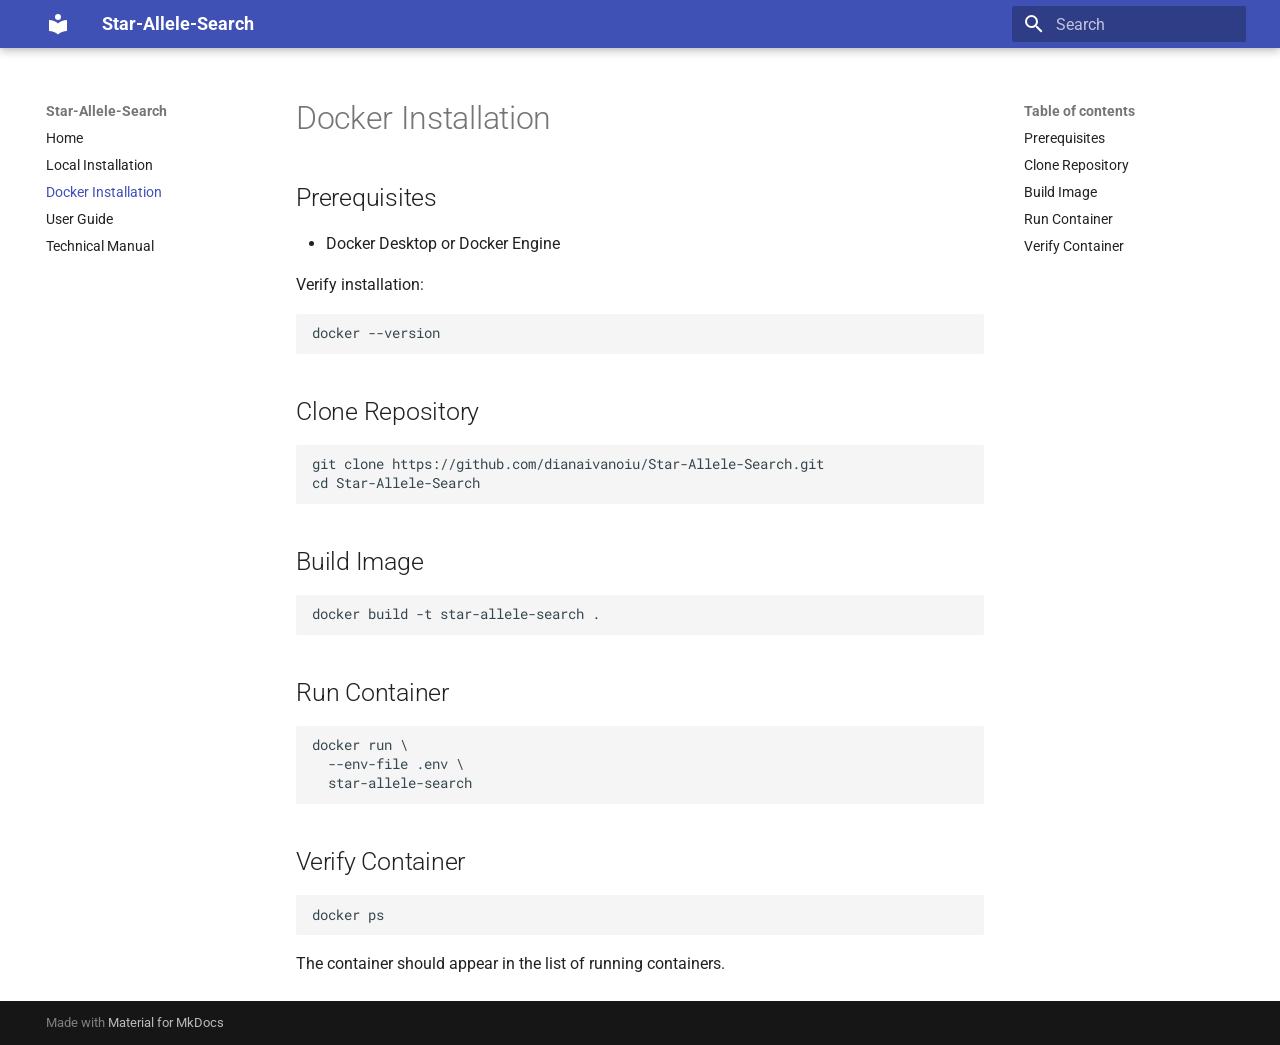
<file: sas-docs/site/docker_installation/index.html>
<!doctype html>
<html lang="en" class="no-js">
  <head>
    
      <meta charset="utf-8">
      <meta name="viewport" content="width=device-width,initial-scale=1">
      
        <meta name="description" content="Search and annotate pharmacogenomic star alleles">
      
      
      
      
        <link rel="prev" href="../local_installation/">
      
      
        <link rel="next" href="../user-guide/">
      
      
        
      
      
      <link rel="icon" href="../assets/images/favicon.png">
      <meta name="generator" content="mkdocs-1.6.1, mkdocs-material-9.8.1">
    
    
      
        <title>Docker Installation - Star-Allele-Search</title>
      
    
    
      <link rel="stylesheet" href="../assets/stylesheets/main.57a0d79d.min.css">
      
      


    
    
      
    
    
      
        
        
        <link rel="preconnect" href="https://fonts.gstatic.com" crossorigin>
        <link rel="stylesheet" href="https://fonts.googleapis.com/css?family=Roboto:300,300i,400,400i,700,700i%7CRoboto+Mono:400,400i,700,700i&display=fallback">
        <style>:root{--md-text-font:"Roboto";--md-code-font:"Roboto Mono"}</style>
      
    
    
    <script>__md_scope=new URL("..",location),__md_hash=e=>[...e].reduce(((e,_)=>(e<<5)-e+_.charCodeAt(0)),0),__md_get=(e,_=localStorage,t=__md_scope)=>JSON.parse(_.getItem(t.pathname+"."+e)),__md_set=(e,_,t=localStorage,a=__md_scope)=>{try{t.setItem(a.pathname+"."+e,JSON.stringify(_))}catch(e){}}</script>
    
      

    
    
  </head>
  
  
    <body dir="ltr">
  
    
    <input class="md-toggle" data-md-toggle="drawer" type="checkbox" id="__drawer" autocomplete="off">
    <input class="md-toggle" data-md-toggle="search" type="checkbox" id="__search" autocomplete="off">
    <label class="md-overlay" for="__drawer"></label>
    <div data-md-component="skip">
      
        
        <a href="#docker-installation" class="md-skip">
          Skip to content
        </a>
      
    </div>
    <div data-md-component="announce">
      
    </div>
    
    
      

  

<header class="md-header md-header--shadow" data-md-component="header">
  <nav class="md-header__inner md-grid" aria-label="Header">
    <a href=".." title="Star-Allele-Search" class="md-header__button md-logo" aria-label="Star-Allele-Search" data-md-component="logo">
      
  
  <svg xmlns="http://www.w3.org/2000/svg" viewBox="0 0 24 24"><path d="M12 8a3 3 0 0 0 3-3 3 3 0 0 0-3-3 3 3 0 0 0-3 3 3 3 0 0 0 3 3m0 3.54C9.64 9.35 6.5 8 3 8v11c3.5 0 6.64 1.35 9 3.54 2.36-2.19 5.5-3.54 9-3.54V8c-3.5 0-6.64 1.35-9 3.54"/></svg>

    </a>
    <label class="md-header__button md-icon" for="__drawer">
      
      <svg xmlns="http://www.w3.org/2000/svg" viewBox="0 0 24 24"><path d="M3 6h18v2H3zm0 5h18v2H3zm0 5h18v2H3z"/></svg>
    </label>
    <div class="md-header__title" data-md-component="header-title">
      <div class="md-header__ellipsis">
        <div class="md-header__topic">
          <span class="md-ellipsis">
            Star-Allele-Search
          </span>
        </div>
        <div class="md-header__topic" data-md-component="header-topic">
          <span class="md-ellipsis">
            
              Docker Installation
            
          </span>
        </div>
      </div>
    </div>
    
    
      <script>var palette=__md_get("__palette");if(palette&&palette.color){if("(prefers-color-scheme)"===palette.color.media){var media=matchMedia("(prefers-color-scheme: light)"),input=document.querySelector(media.matches?"[data-md-color-media='(prefers-color-scheme: light)']":"[data-md-color-media='(prefers-color-scheme: dark)']");palette.color.media=input.getAttribute("data-md-color-media"),palette.color.scheme=input.getAttribute("data-md-color-scheme"),palette.color.primary=input.getAttribute("data-md-color-primary"),palette.color.accent=input.getAttribute("data-md-color-accent")}for(var[key,value]of Object.entries(palette.color))document.body.setAttribute("data-md-color-"+key,value)}</script>
    
    
    
      
      
        <label class="md-header__button md-icon" for="__search">
          
          <svg xmlns="http://www.w3.org/2000/svg" viewBox="0 0 24 24"><path d="M9.5 3A6.5 6.5 0 0 1 16 9.5c0 1.61-.59 3.09-1.56 4.23l.27.27h.79l5 5-1.5 1.5-5-5v-.79l-.27-.27A6.52 6.52 0 0 1 9.5 16 6.5 6.5 0 0 1 3 9.5 6.5 6.5 0 0 1 9.5 3m0 2C7 5 5 7 5 9.5S7 14 9.5 14 14 12 14 9.5 12 5 9.5 5"/></svg>
        </label>
        <div class="md-search" data-md-component="search" role="dialog">
  <label class="md-search__overlay" for="__search"></label>
  <div class="md-search__inner" role="search">
    <form class="md-search__form" name="search">
      <input type="text" class="md-search__input" name="query" aria-label="Search" placeholder="Search" autocapitalize="off" autocorrect="off" autocomplete="off" spellcheck="false" data-md-component="search-query" required>
      <label class="md-search__icon md-icon" for="__search">
        
        <svg xmlns="http://www.w3.org/2000/svg" viewBox="0 0 24 24"><path d="M9.5 3A6.5 6.5 0 0 1 16 9.5c0 1.61-.59 3.09-1.56 4.23l.27.27h.79l5 5-1.5 1.5-5-5v-.79l-.27-.27A6.52 6.52 0 0 1 9.5 16 6.5 6.5 0 0 1 3 9.5 6.5 6.5 0 0 1 9.5 3m0 2C7 5 5 7 5 9.5S7 14 9.5 14 14 12 14 9.5 12 5 9.5 5"/></svg>
        
        <svg xmlns="http://www.w3.org/2000/svg" viewBox="0 0 24 24"><path d="M20 11v2H8l5.5 5.5-1.42 1.42L4.16 12l7.92-7.92L13.5 5.5 8 11z"/></svg>
      </label>
      <nav class="md-search__options" aria-label="Search">
        
        <button type="reset" class="md-search__icon md-icon" title="Clear" aria-label="Clear" tabindex="-1">
          
          <svg xmlns="http://www.w3.org/2000/svg" viewBox="0 0 24 24"><path d="M19 6.41 17.59 5 12 10.59 6.41 5 5 6.41 10.59 12 5 17.59 6.41 19 12 13.41 17.59 19 19 17.59 13.41 12z"/></svg>
        </button>
      </nav>
      
    </form>
    <div class="md-search__output">
      <div class="md-search__scrollwrap" tabindex="0" data-md-scrollfix>
        <div class="md-search-result" data-md-component="search-result">
          <div class="md-search-result__meta">
            Initializing search
          </div>
          <ol class="md-search-result__list" role="presentation"></ol>
        </div>
      </div>
    </div>
  </div>
</div>
      
    
    
  </nav>
  
</header>
    
    <div class="md-container" data-md-component="container">
      
      
        
          
        
      
      <main class="md-main" data-md-component="main">
        <div class="md-main__inner md-grid">
          
            
              
              <div class="md-sidebar md-sidebar--primary" data-md-component="sidebar" data-md-type="navigation" >
                <div class="md-sidebar__scrollwrap">
                  <div class="md-sidebar__inner">
                    



<nav class="md-nav md-nav--primary" aria-label="Navigation" data-md-level="0">
  <label class="md-nav__title" for="__drawer">
    <a href=".." title="Star-Allele-Search" class="md-nav__button md-logo" aria-label="Star-Allele-Search" data-md-component="logo">
      
  
  <svg xmlns="http://www.w3.org/2000/svg" viewBox="0 0 24 24"><path d="M12 8a3 3 0 0 0 3-3 3 3 0 0 0-3-3 3 3 0 0 0-3 3 3 3 0 0 0 3 3m0 3.54C9.64 9.35 6.5 8 3 8v11c3.5 0 6.64 1.35 9 3.54 2.36-2.19 5.5-3.54 9-3.54V8c-3.5 0-6.64 1.35-9 3.54"/></svg>

    </a>
    Star-Allele-Search
  </label>
  
  <ul class="md-nav__list" data-md-scrollfix>
    
      
      
  
  
  
  
    <li class="md-nav__item">
      <a href=".." class="md-nav__link">
        
  
  
  <span class="md-ellipsis">
    
  
    Home
  

    
  </span>
  
  

      </a>
    </li>
  

    
      
      
  
  
  
  
    <li class="md-nav__item">
      <a href="../local_installation/" class="md-nav__link">
        
  
  
  <span class="md-ellipsis">
    
  
    Local Installation
  

    
  </span>
  
  

      </a>
    </li>
  

    
      
      
  
  
    
  
  
  
    <li class="md-nav__item md-nav__item--active">
      
      <input class="md-nav__toggle md-toggle" type="checkbox" id="__toc">
      
      
        
      
      
        <label class="md-nav__link md-nav__link--active" for="__toc">
          
  
  
  <span class="md-ellipsis">
    
  
    Docker Installation
  

    
  </span>
  
  

          <span class="md-nav__icon md-icon"></span>
        </label>
      
      <a href="./" class="md-nav__link md-nav__link--active">
        
  
  
  <span class="md-ellipsis">
    
  
    Docker Installation
  

    
  </span>
  
  

      </a>
      
        

<nav class="md-nav md-nav--secondary" aria-label="Table of contents">
  
  
  
    
  
  
    <label class="md-nav__title" for="__toc">
      <span class="md-nav__icon md-icon"></span>
      Table of contents
    </label>
    <ul class="md-nav__list" data-md-component="toc" data-md-scrollfix>
      
        <li class="md-nav__item">
  <a href="#prerequisites" class="md-nav__link">
    <span class="md-ellipsis">
      
        Prerequisites
      
    </span>
  </a>
  
</li>
      
        <li class="md-nav__item">
  <a href="#clone-repository" class="md-nav__link">
    <span class="md-ellipsis">
      
        Clone Repository
      
    </span>
  </a>
  
</li>
      
        <li class="md-nav__item">
  <a href="#build-image" class="md-nav__link">
    <span class="md-ellipsis">
      
        Build Image
      
    </span>
  </a>
  
</li>
      
        <li class="md-nav__item">
  <a href="#run-container" class="md-nav__link">
    <span class="md-ellipsis">
      
        Run Container
      
    </span>
  </a>
  
</li>
      
        <li class="md-nav__item">
  <a href="#verify-container" class="md-nav__link">
    <span class="md-ellipsis">
      
        Verify Container
      
    </span>
  </a>
  
</li>
      
    </ul>
  
</nav>
      
    </li>
  

    
      
      
  
  
  
  
    <li class="md-nav__item">
      <a href="../user-guide/" class="md-nav__link">
        
  
  
  <span class="md-ellipsis">
    
  
    User Guide
  

    
  </span>
  
  

      </a>
    </li>
  

    
      
      
  
  
  
  
    <li class="md-nav__item">
      <a href="../technical-manual/" class="md-nav__link">
        
  
  
  <span class="md-ellipsis">
    
  
    Technical Manual
  

    
  </span>
  
  

      </a>
    </li>
  

    
  </ul>
</nav>
                  </div>
                </div>
              </div>
            
            
              
              <div class="md-sidebar md-sidebar--secondary" data-md-component="sidebar" data-md-type="toc" >
                <div class="md-sidebar__scrollwrap">
                  <div class="md-sidebar__inner">
                    

<nav class="md-nav md-nav--secondary" aria-label="Table of contents">
  
  
  
    
  
  
    <label class="md-nav__title" for="__toc">
      <span class="md-nav__icon md-icon"></span>
      Table of contents
    </label>
    <ul class="md-nav__list" data-md-component="toc" data-md-scrollfix>
      
        <li class="md-nav__item">
  <a href="#prerequisites" class="md-nav__link">
    <span class="md-ellipsis">
      
        Prerequisites
      
    </span>
  </a>
  
</li>
      
        <li class="md-nav__item">
  <a href="#clone-repository" class="md-nav__link">
    <span class="md-ellipsis">
      
        Clone Repository
      
    </span>
  </a>
  
</li>
      
        <li class="md-nav__item">
  <a href="#build-image" class="md-nav__link">
    <span class="md-ellipsis">
      
        Build Image
      
    </span>
  </a>
  
</li>
      
        <li class="md-nav__item">
  <a href="#run-container" class="md-nav__link">
    <span class="md-ellipsis">
      
        Run Container
      
    </span>
  </a>
  
</li>
      
        <li class="md-nav__item">
  <a href="#verify-container" class="md-nav__link">
    <span class="md-ellipsis">
      
        Verify Container
      
    </span>
  </a>
  
</li>
      
    </ul>
  
</nav>
                  </div>
                </div>
              </div>
            
          
          
            <div class="md-content" data-md-component="content">
              
              <article class="md-content__inner md-typeset">
                
                  



<h1 id="docker-installation">Docker Installation</h1>
<h2 id="prerequisites">Prerequisites</h2>
<ul>
<li>Docker Desktop or Docker Engine</li>
</ul>
<p>Verify installation:</p>
<pre><code class="language-bash">docker --version
</code></pre>
<h2 id="clone-repository">Clone Repository</h2>
<pre><code class="language-bash">git clone https://github.com/dianaivanoiu/Star-Allele-Search.git
cd Star-Allele-Search
</code></pre>
<h2 id="build-image">Build Image</h2>
<pre><code class="language-bash">docker build -t star-allele-search .
</code></pre>
<h2 id="run-container">Run Container</h2>
<pre><code class="language-bash">docker run \
  --env-file .env \
  star-allele-search
</code></pre>
<h2 id="verify-container">Verify Container</h2>
<pre><code class="language-bash">docker ps
</code></pre>
<p>The container should appear in the list of running containers.</p>












                
              </article>
            </div>
          
          
<script>var target=document.getElementById(location.hash.slice(1));target&&target.name&&(target.checked=target.name.startsWith("__tabbed_"))</script>
        </div>
        
      </main>
      
        <footer class="md-footer">
  
  <div class="md-footer-meta md-typeset">
    <div class="md-footer-meta__inner md-grid">
      <div class="md-copyright">
  
  
    Made with
    <a href="https://squidfunk.github.io/mkdocs-material/" target="_blank" rel="noopener">
      Material for MkDocs
    </a>
  
</div>
      
    </div>
  </div>
</footer>
      
    </div>
    <div class="md-dialog" data-md-component="dialog">
      <div class="md-dialog__inner md-typeset"></div>
    </div>
    
    
    
      
      
      <script id="__config" type="application/json">{"annotate": null, "base": "..", "features": [], "search": "../assets/javascripts/workers/search.a7633da7.min.js", "tags": null, "translations": {"clipboard.copied": "Copied to clipboard", "clipboard.copy": "Copy to clipboard", "search.result.more.one": "1 more on this page", "search.result.more.other": "# more on this page", "search.result.none": "No matching documents", "search.result.one": "1 matching document", "search.result.other": "# matching documents", "search.result.placeholder": "Type to start searching", "search.result.term.missing": "Missing", "select.version": "Select version"}, "version": null}</script>
    
    
      <script src="../assets/javascripts/bundle.a5f9d56c.min.js"></script>
      
    
  </body>
</html>
</file>
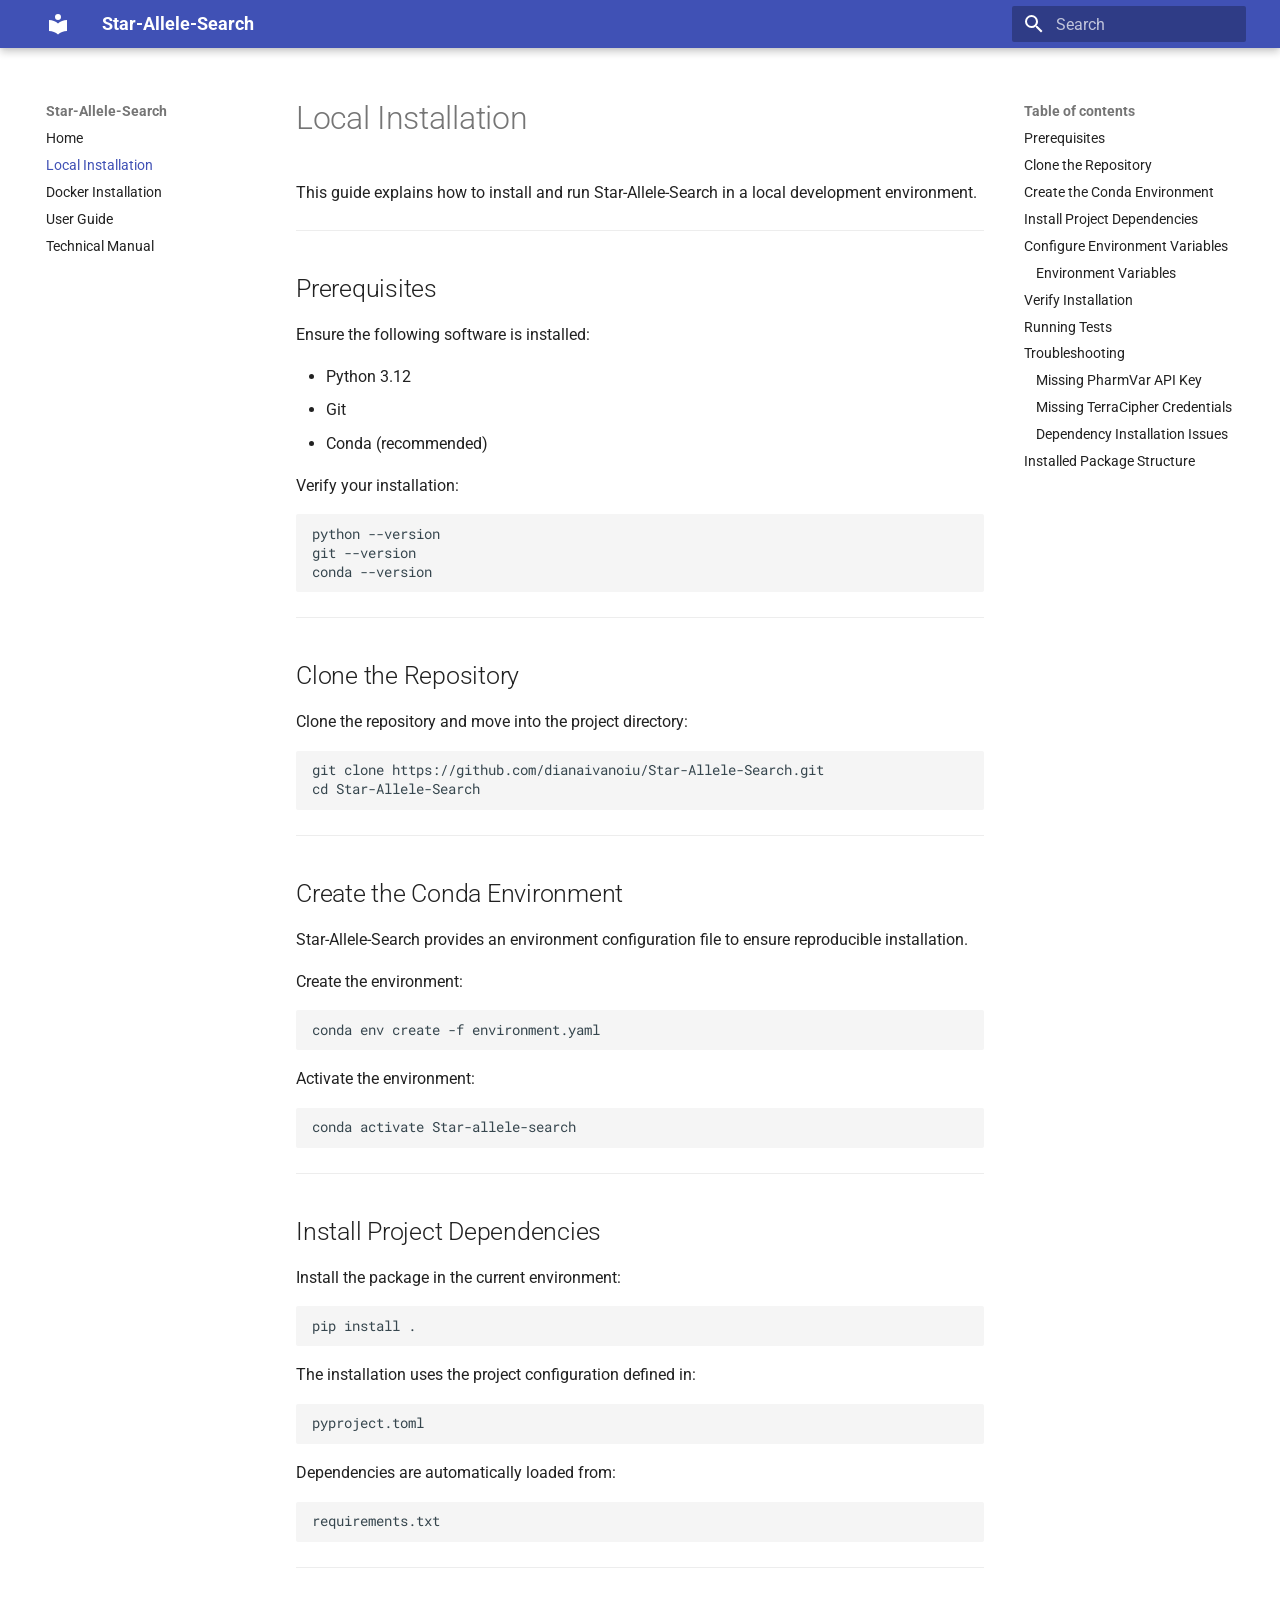
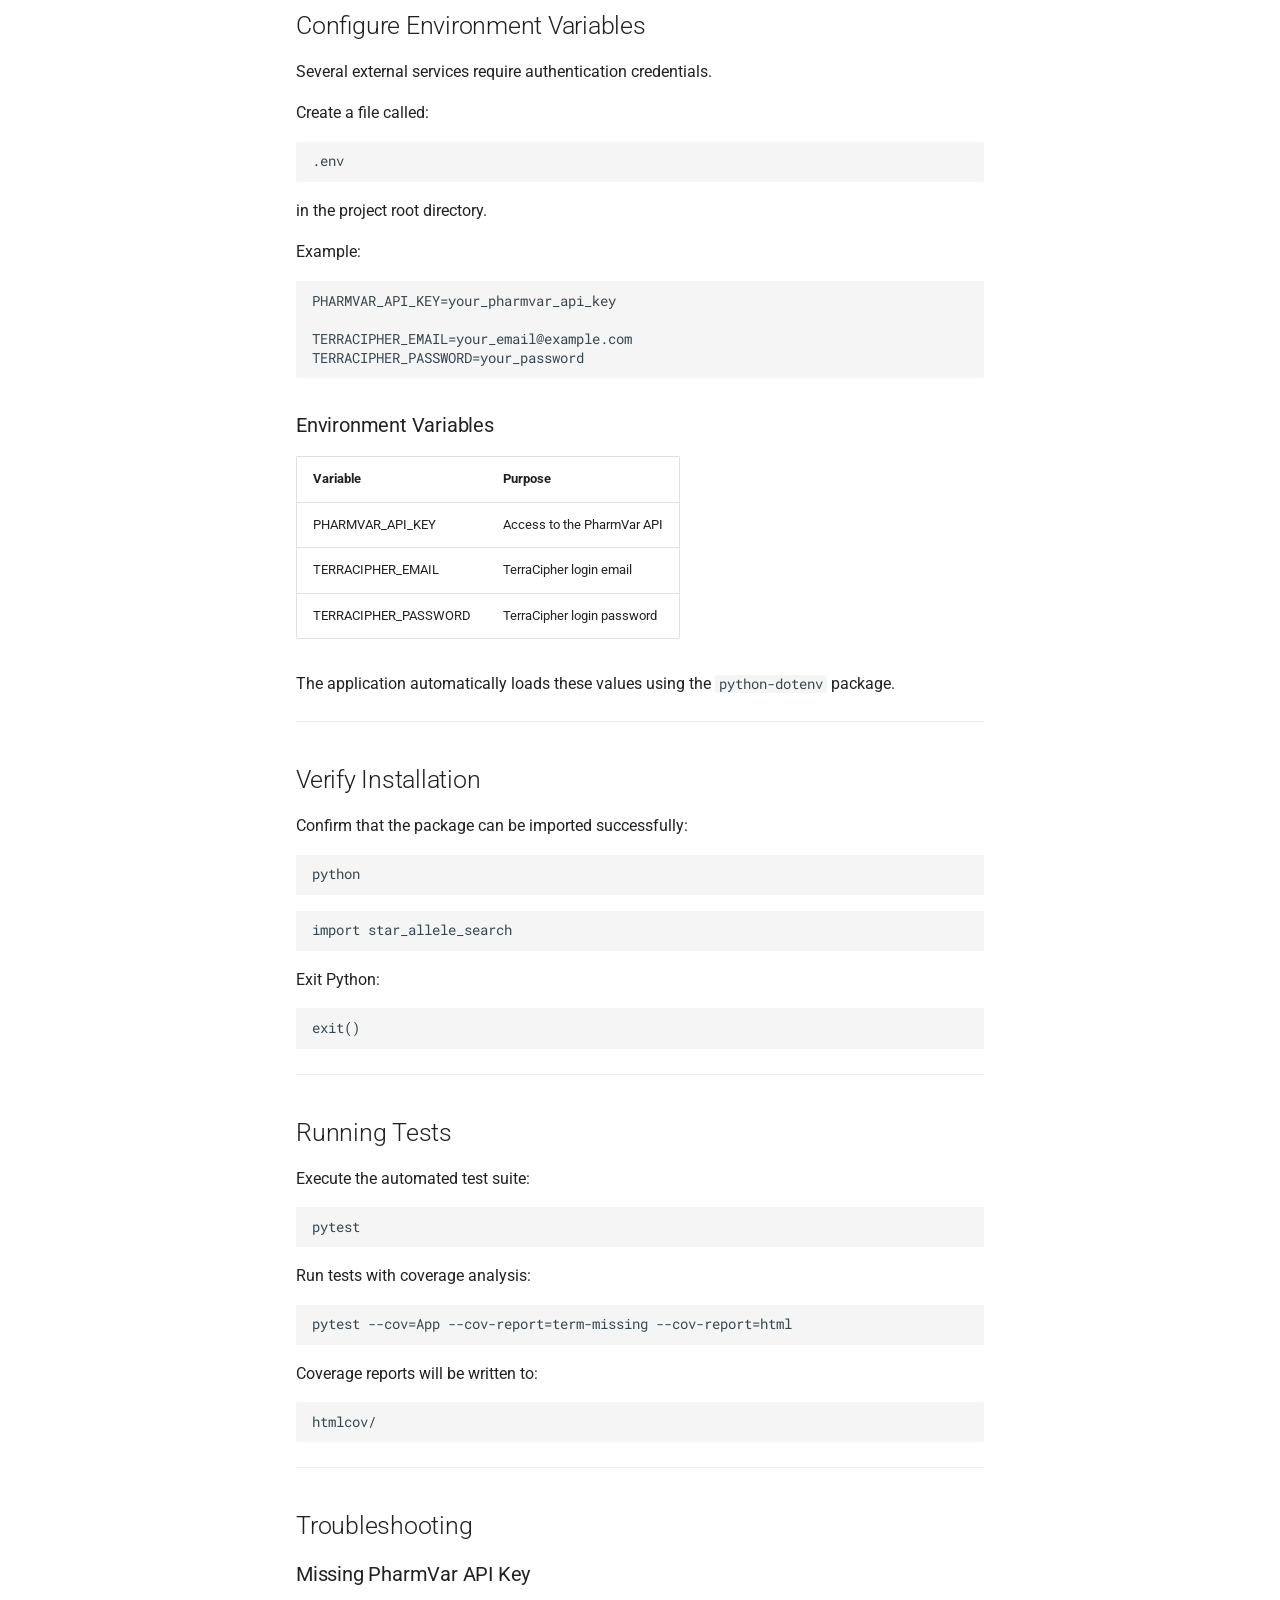
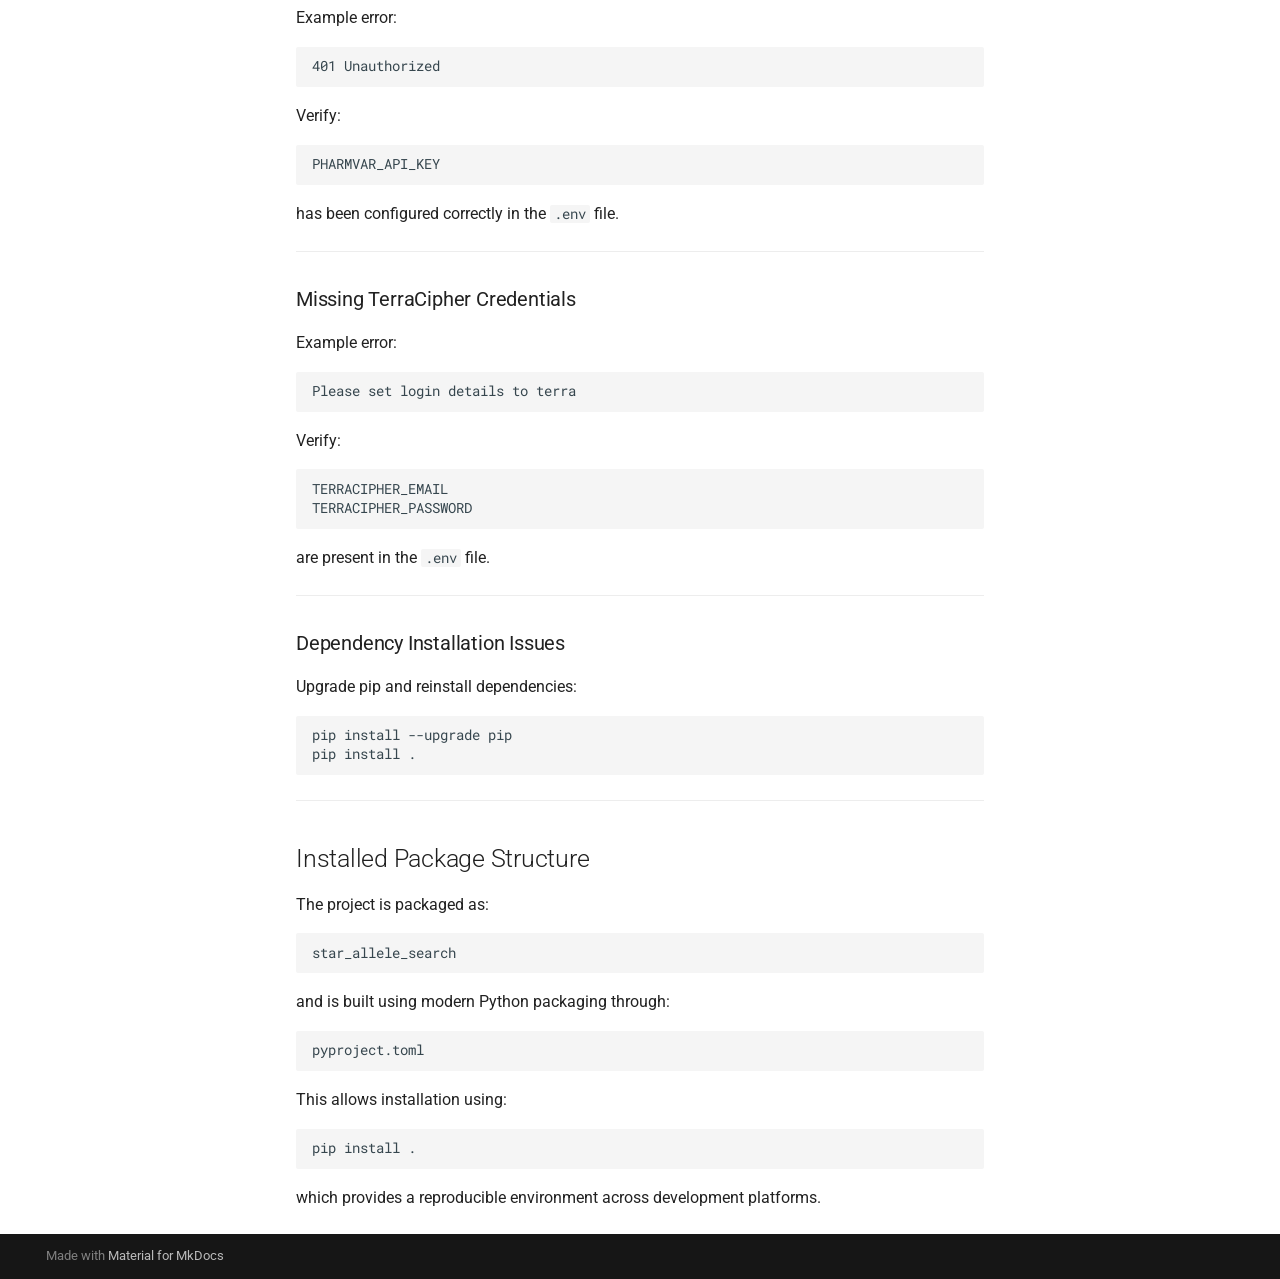
<file: sas-docs/site/local_installation/index.html>
<!doctype html>
<html lang="en" class="no-js">
  <head>
    
      <meta charset="utf-8">
      <meta name="viewport" content="width=device-width,initial-scale=1">
      
        <meta name="description" content="Search and annotate pharmacogenomic star alleles">
      
      
      
      
        <link rel="prev" href="..">
      
      
        <link rel="next" href="../docker_installation/">
      
      
        
      
      
      <link rel="icon" href="../assets/images/favicon.png">
      <meta name="generator" content="mkdocs-1.6.1, mkdocs-material-9.8.1">
    
    
      
        <title>Local Installation - Star-Allele-Search</title>
      
    
    
      <link rel="stylesheet" href="../assets/stylesheets/main.57a0d79d.min.css">
      
      


    
    
      
    
    
      
        
        
        <link rel="preconnect" href="https://fonts.gstatic.com" crossorigin>
        <link rel="stylesheet" href="https://fonts.googleapis.com/css?family=Roboto:300,300i,400,400i,700,700i%7CRoboto+Mono:400,400i,700,700i&display=fallback">
        <style>:root{--md-text-font:"Roboto";--md-code-font:"Roboto Mono"}</style>
      
    
    
    <script>__md_scope=new URL("..",location),__md_hash=e=>[...e].reduce(((e,_)=>(e<<5)-e+_.charCodeAt(0)),0),__md_get=(e,_=localStorage,t=__md_scope)=>JSON.parse(_.getItem(t.pathname+"."+e)),__md_set=(e,_,t=localStorage,a=__md_scope)=>{try{t.setItem(a.pathname+"."+e,JSON.stringify(_))}catch(e){}}</script>
    
      

    
    
  </head>
  
  
    <body dir="ltr">
  
    
    <input class="md-toggle" data-md-toggle="drawer" type="checkbox" id="__drawer" autocomplete="off">
    <input class="md-toggle" data-md-toggle="search" type="checkbox" id="__search" autocomplete="off">
    <label class="md-overlay" for="__drawer"></label>
    <div data-md-component="skip">
      
        
        <a href="#local-installation" class="md-skip">
          Skip to content
        </a>
      
    </div>
    <div data-md-component="announce">
      
    </div>
    
    
      

  

<header class="md-header md-header--shadow" data-md-component="header">
  <nav class="md-header__inner md-grid" aria-label="Header">
    <a href=".." title="Star-Allele-Search" class="md-header__button md-logo" aria-label="Star-Allele-Search" data-md-component="logo">
      
  
  <svg xmlns="http://www.w3.org/2000/svg" viewBox="0 0 24 24"><path d="M12 8a3 3 0 0 0 3-3 3 3 0 0 0-3-3 3 3 0 0 0-3 3 3 3 0 0 0 3 3m0 3.54C9.64 9.35 6.5 8 3 8v11c3.5 0 6.64 1.35 9 3.54 2.36-2.19 5.5-3.54 9-3.54V8c-3.5 0-6.64 1.35-9 3.54"/></svg>

    </a>
    <label class="md-header__button md-icon" for="__drawer">
      
      <svg xmlns="http://www.w3.org/2000/svg" viewBox="0 0 24 24"><path d="M3 6h18v2H3zm0 5h18v2H3zm0 5h18v2H3z"/></svg>
    </label>
    <div class="md-header__title" data-md-component="header-title">
      <div class="md-header__ellipsis">
        <div class="md-header__topic">
          <span class="md-ellipsis">
            Star-Allele-Search
          </span>
        </div>
        <div class="md-header__topic" data-md-component="header-topic">
          <span class="md-ellipsis">
            
              Local Installation
            
          </span>
        </div>
      </div>
    </div>
    
    
      <script>var palette=__md_get("__palette");if(palette&&palette.color){if("(prefers-color-scheme)"===palette.color.media){var media=matchMedia("(prefers-color-scheme: light)"),input=document.querySelector(media.matches?"[data-md-color-media='(prefers-color-scheme: light)']":"[data-md-color-media='(prefers-color-scheme: dark)']");palette.color.media=input.getAttribute("data-md-color-media"),palette.color.scheme=input.getAttribute("data-md-color-scheme"),palette.color.primary=input.getAttribute("data-md-color-primary"),palette.color.accent=input.getAttribute("data-md-color-accent")}for(var[key,value]of Object.entries(palette.color))document.body.setAttribute("data-md-color-"+key,value)}</script>
    
    
    
      
      
        <label class="md-header__button md-icon" for="__search">
          
          <svg xmlns="http://www.w3.org/2000/svg" viewBox="0 0 24 24"><path d="M9.5 3A6.5 6.5 0 0 1 16 9.5c0 1.61-.59 3.09-1.56 4.23l.27.27h.79l5 5-1.5 1.5-5-5v-.79l-.27-.27A6.52 6.52 0 0 1 9.5 16 6.5 6.5 0 0 1 3 9.5 6.5 6.5 0 0 1 9.5 3m0 2C7 5 5 7 5 9.5S7 14 9.5 14 14 12 14 9.5 12 5 9.5 5"/></svg>
        </label>
        <div class="md-search" data-md-component="search" role="dialog">
  <label class="md-search__overlay" for="__search"></label>
  <div class="md-search__inner" role="search">
    <form class="md-search__form" name="search">
      <input type="text" class="md-search__input" name="query" aria-label="Search" placeholder="Search" autocapitalize="off" autocorrect="off" autocomplete="off" spellcheck="false" data-md-component="search-query" required>
      <label class="md-search__icon md-icon" for="__search">
        
        <svg xmlns="http://www.w3.org/2000/svg" viewBox="0 0 24 24"><path d="M9.5 3A6.5 6.5 0 0 1 16 9.5c0 1.61-.59 3.09-1.56 4.23l.27.27h.79l5 5-1.5 1.5-5-5v-.79l-.27-.27A6.52 6.52 0 0 1 9.5 16 6.5 6.5 0 0 1 3 9.5 6.5 6.5 0 0 1 9.5 3m0 2C7 5 5 7 5 9.5S7 14 9.5 14 14 12 14 9.5 12 5 9.5 5"/></svg>
        
        <svg xmlns="http://www.w3.org/2000/svg" viewBox="0 0 24 24"><path d="M20 11v2H8l5.5 5.5-1.42 1.42L4.16 12l7.92-7.92L13.5 5.5 8 11z"/></svg>
      </label>
      <nav class="md-search__options" aria-label="Search">
        
        <button type="reset" class="md-search__icon md-icon" title="Clear" aria-label="Clear" tabindex="-1">
          
          <svg xmlns="http://www.w3.org/2000/svg" viewBox="0 0 24 24"><path d="M19 6.41 17.59 5 12 10.59 6.41 5 5 6.41 10.59 12 5 17.59 6.41 19 12 13.41 17.59 19 19 17.59 13.41 12z"/></svg>
        </button>
      </nav>
      
    </form>
    <div class="md-search__output">
      <div class="md-search__scrollwrap" tabindex="0" data-md-scrollfix>
        <div class="md-search-result" data-md-component="search-result">
          <div class="md-search-result__meta">
            Initializing search
          </div>
          <ol class="md-search-result__list" role="presentation"></ol>
        </div>
      </div>
    </div>
  </div>
</div>
      
    
    
  </nav>
  
</header>
    
    <div class="md-container" data-md-component="container">
      
      
        
          
        
      
      <main class="md-main" data-md-component="main">
        <div class="md-main__inner md-grid">
          
            
              
              <div class="md-sidebar md-sidebar--primary" data-md-component="sidebar" data-md-type="navigation" >
                <div class="md-sidebar__scrollwrap">
                  <div class="md-sidebar__inner">
                    



<nav class="md-nav md-nav--primary" aria-label="Navigation" data-md-level="0">
  <label class="md-nav__title" for="__drawer">
    <a href=".." title="Star-Allele-Search" class="md-nav__button md-logo" aria-label="Star-Allele-Search" data-md-component="logo">
      
  
  <svg xmlns="http://www.w3.org/2000/svg" viewBox="0 0 24 24"><path d="M12 8a3 3 0 0 0 3-3 3 3 0 0 0-3-3 3 3 0 0 0-3 3 3 3 0 0 0 3 3m0 3.54C9.64 9.35 6.5 8 3 8v11c3.5 0 6.64 1.35 9 3.54 2.36-2.19 5.5-3.54 9-3.54V8c-3.5 0-6.64 1.35-9 3.54"/></svg>

    </a>
    Star-Allele-Search
  </label>
  
  <ul class="md-nav__list" data-md-scrollfix>
    
      
      
  
  
  
  
    <li class="md-nav__item">
      <a href=".." class="md-nav__link">
        
  
  
  <span class="md-ellipsis">
    
  
    Home
  

    
  </span>
  
  

      </a>
    </li>
  

    
      
      
  
  
    
  
  
  
    <li class="md-nav__item md-nav__item--active">
      
      <input class="md-nav__toggle md-toggle" type="checkbox" id="__toc">
      
      
        
      
      
        <label class="md-nav__link md-nav__link--active" for="__toc">
          
  
  
  <span class="md-ellipsis">
    
  
    Local Installation
  

    
  </span>
  
  

          <span class="md-nav__icon md-icon"></span>
        </label>
      
      <a href="./" class="md-nav__link md-nav__link--active">
        
  
  
  <span class="md-ellipsis">
    
  
    Local Installation
  

    
  </span>
  
  

      </a>
      
        

<nav class="md-nav md-nav--secondary" aria-label="Table of contents">
  
  
  
    
  
  
    <label class="md-nav__title" for="__toc">
      <span class="md-nav__icon md-icon"></span>
      Table of contents
    </label>
    <ul class="md-nav__list" data-md-component="toc" data-md-scrollfix>
      
        <li class="md-nav__item">
  <a href="#prerequisites" class="md-nav__link">
    <span class="md-ellipsis">
      
        Prerequisites
      
    </span>
  </a>
  
</li>
      
        <li class="md-nav__item">
  <a href="#clone-the-repository" class="md-nav__link">
    <span class="md-ellipsis">
      
        Clone the Repository
      
    </span>
  </a>
  
</li>
      
        <li class="md-nav__item">
  <a href="#create-the-conda-environment" class="md-nav__link">
    <span class="md-ellipsis">
      
        Create the Conda Environment
      
    </span>
  </a>
  
</li>
      
        <li class="md-nav__item">
  <a href="#install-project-dependencies" class="md-nav__link">
    <span class="md-ellipsis">
      
        Install Project Dependencies
      
    </span>
  </a>
  
</li>
      
        <li class="md-nav__item">
  <a href="#configure-environment-variables" class="md-nav__link">
    <span class="md-ellipsis">
      
        Configure Environment Variables
      
    </span>
  </a>
  
    <nav class="md-nav" aria-label="Configure Environment Variables">
      <ul class="md-nav__list">
        
          <li class="md-nav__item">
  <a href="#environment-variables" class="md-nav__link">
    <span class="md-ellipsis">
      
        Environment Variables
      
    </span>
  </a>
  
</li>
        
      </ul>
    </nav>
  
</li>
      
        <li class="md-nav__item">
  <a href="#verify-installation" class="md-nav__link">
    <span class="md-ellipsis">
      
        Verify Installation
      
    </span>
  </a>
  
</li>
      
        <li class="md-nav__item">
  <a href="#running-tests" class="md-nav__link">
    <span class="md-ellipsis">
      
        Running Tests
      
    </span>
  </a>
  
</li>
      
        <li class="md-nav__item">
  <a href="#troubleshooting" class="md-nav__link">
    <span class="md-ellipsis">
      
        Troubleshooting
      
    </span>
  </a>
  
    <nav class="md-nav" aria-label="Troubleshooting">
      <ul class="md-nav__list">
        
          <li class="md-nav__item">
  <a href="#missing-pharmvar-api-key" class="md-nav__link">
    <span class="md-ellipsis">
      
        Missing PharmVar API Key
      
    </span>
  </a>
  
</li>
        
          <li class="md-nav__item">
  <a href="#missing-terracipher-credentials" class="md-nav__link">
    <span class="md-ellipsis">
      
        Missing TerraCipher Credentials
      
    </span>
  </a>
  
</li>
        
          <li class="md-nav__item">
  <a href="#dependency-installation-issues" class="md-nav__link">
    <span class="md-ellipsis">
      
        Dependency Installation Issues
      
    </span>
  </a>
  
</li>
        
      </ul>
    </nav>
  
</li>
      
        <li class="md-nav__item">
  <a href="#installed-package-structure" class="md-nav__link">
    <span class="md-ellipsis">
      
        Installed Package Structure
      
    </span>
  </a>
  
</li>
      
    </ul>
  
</nav>
      
    </li>
  

    
      
      
  
  
  
  
    <li class="md-nav__item">
      <a href="../docker_installation/" class="md-nav__link">
        
  
  
  <span class="md-ellipsis">
    
  
    Docker Installation
  

    
  </span>
  
  

      </a>
    </li>
  

    
      
      
  
  
  
  
    <li class="md-nav__item">
      <a href="../user-guide/" class="md-nav__link">
        
  
  
  <span class="md-ellipsis">
    
  
    User Guide
  

    
  </span>
  
  

      </a>
    </li>
  

    
      
      
  
  
  
  
    <li class="md-nav__item">
      <a href="../technical-manual/" class="md-nav__link">
        
  
  
  <span class="md-ellipsis">
    
  
    Technical Manual
  

    
  </span>
  
  

      </a>
    </li>
  

    
  </ul>
</nav>
                  </div>
                </div>
              </div>
            
            
              
              <div class="md-sidebar md-sidebar--secondary" data-md-component="sidebar" data-md-type="toc" >
                <div class="md-sidebar__scrollwrap">
                  <div class="md-sidebar__inner">
                    

<nav class="md-nav md-nav--secondary" aria-label="Table of contents">
  
  
  
    
  
  
    <label class="md-nav__title" for="__toc">
      <span class="md-nav__icon md-icon"></span>
      Table of contents
    </label>
    <ul class="md-nav__list" data-md-component="toc" data-md-scrollfix>
      
        <li class="md-nav__item">
  <a href="#prerequisites" class="md-nav__link">
    <span class="md-ellipsis">
      
        Prerequisites
      
    </span>
  </a>
  
</li>
      
        <li class="md-nav__item">
  <a href="#clone-the-repository" class="md-nav__link">
    <span class="md-ellipsis">
      
        Clone the Repository
      
    </span>
  </a>
  
</li>
      
        <li class="md-nav__item">
  <a href="#create-the-conda-environment" class="md-nav__link">
    <span class="md-ellipsis">
      
        Create the Conda Environment
      
    </span>
  </a>
  
</li>
      
        <li class="md-nav__item">
  <a href="#install-project-dependencies" class="md-nav__link">
    <span class="md-ellipsis">
      
        Install Project Dependencies
      
    </span>
  </a>
  
</li>
      
        <li class="md-nav__item">
  <a href="#configure-environment-variables" class="md-nav__link">
    <span class="md-ellipsis">
      
        Configure Environment Variables
      
    </span>
  </a>
  
    <nav class="md-nav" aria-label="Configure Environment Variables">
      <ul class="md-nav__list">
        
          <li class="md-nav__item">
  <a href="#environment-variables" class="md-nav__link">
    <span class="md-ellipsis">
      
        Environment Variables
      
    </span>
  </a>
  
</li>
        
      </ul>
    </nav>
  
</li>
      
        <li class="md-nav__item">
  <a href="#verify-installation" class="md-nav__link">
    <span class="md-ellipsis">
      
        Verify Installation
      
    </span>
  </a>
  
</li>
      
        <li class="md-nav__item">
  <a href="#running-tests" class="md-nav__link">
    <span class="md-ellipsis">
      
        Running Tests
      
    </span>
  </a>
  
</li>
      
        <li class="md-nav__item">
  <a href="#troubleshooting" class="md-nav__link">
    <span class="md-ellipsis">
      
        Troubleshooting
      
    </span>
  </a>
  
    <nav class="md-nav" aria-label="Troubleshooting">
      <ul class="md-nav__list">
        
          <li class="md-nav__item">
  <a href="#missing-pharmvar-api-key" class="md-nav__link">
    <span class="md-ellipsis">
      
        Missing PharmVar API Key
      
    </span>
  </a>
  
</li>
        
          <li class="md-nav__item">
  <a href="#missing-terracipher-credentials" class="md-nav__link">
    <span class="md-ellipsis">
      
        Missing TerraCipher Credentials
      
    </span>
  </a>
  
</li>
        
          <li class="md-nav__item">
  <a href="#dependency-installation-issues" class="md-nav__link">
    <span class="md-ellipsis">
      
        Dependency Installation Issues
      
    </span>
  </a>
  
</li>
        
      </ul>
    </nav>
  
</li>
      
        <li class="md-nav__item">
  <a href="#installed-package-structure" class="md-nav__link">
    <span class="md-ellipsis">
      
        Installed Package Structure
      
    </span>
  </a>
  
</li>
      
    </ul>
  
</nav>
                  </div>
                </div>
              </div>
            
          
          
            <div class="md-content" data-md-component="content">
              
              <article class="md-content__inner md-typeset">
                
                  



<h1 id="local-installation">Local Installation</h1>
<p>This guide explains how to install and run Star-Allele-Search in a local development environment.</p>
<hr />
<h2 id="prerequisites">Prerequisites</h2>
<p>Ensure the following software is installed:</p>
<ul>
<li>Python 3.12</li>
<li>Git</li>
<li>Conda (recommended)</li>
</ul>
<p>Verify your installation:</p>
<pre><code class="language-bash">python --version
git --version
conda --version
</code></pre>
<hr />
<h2 id="clone-the-repository">Clone the Repository</h2>
<p>Clone the repository and move into the project directory:</p>
<pre><code class="language-bash">git clone https://github.com/dianaivanoiu/Star-Allele-Search.git
cd Star-Allele-Search
</code></pre>
<hr />
<h2 id="create-the-conda-environment">Create the Conda Environment</h2>
<p>Star-Allele-Search provides an environment configuration file to ensure reproducible installation.</p>
<p>Create the environment:</p>
<pre><code class="language-bash">conda env create -f environment.yaml
</code></pre>
<p>Activate the environment:</p>
<pre><code class="language-bash">conda activate Star-allele-search
</code></pre>
<hr />
<h2 id="install-project-dependencies">Install Project Dependencies</h2>
<p>Install the package in the current environment:</p>
<pre><code class="language-bash">pip install .
</code></pre>
<p>The installation uses the project configuration defined in:</p>
<pre><code class="language-text">pyproject.toml
</code></pre>
<p>Dependencies are automatically loaded from:</p>
<pre><code class="language-text">requirements.txt
</code></pre>
<hr />
<h2 id="configure-environment-variables">Configure Environment Variables</h2>
<p>Several external services require authentication credentials.</p>
<p>Create a file called:</p>
<pre><code class="language-text">.env
</code></pre>
<p>in the project root directory.</p>
<p>Example:</p>
<pre><code class="language-text">PHARMVAR_API_KEY=your_pharmvar_api_key

TERRACIPHER_EMAIL=your_email@example.com
TERRACIPHER_PASSWORD=your_password
</code></pre>
<h3 id="environment-variables">Environment Variables</h3>
<table>
<thead>
<tr>
<th>Variable</th>
<th>Purpose</th>
</tr>
</thead>
<tbody>
<tr>
<td>PHARMVAR_API_KEY</td>
<td>Access to the PharmVar API</td>
</tr>
<tr>
<td>TERRACIPHER_EMAIL</td>
<td>TerraCipher login email</td>
</tr>
<tr>
<td>TERRACIPHER_PASSWORD</td>
<td>TerraCipher login password</td>
</tr>
</tbody>
</table>
<p>The application automatically loads these values using the <code>python-dotenv</code> package.</p>
<hr />
<h2 id="verify-installation">Verify Installation</h2>
<p>Confirm that the package can be imported successfully:</p>
<pre><code class="language-bash">python
</code></pre>
<pre><code class="language-python">import star_allele_search
</code></pre>
<p>Exit Python:</p>
<pre><code class="language-python">exit()
</code></pre>
<hr />
<h2 id="running-tests">Running Tests</h2>
<p>Execute the automated test suite:</p>
<pre><code class="language-bash">pytest
</code></pre>
<p>Run tests with coverage analysis:</p>
<pre><code class="language-bash">pytest --cov=App --cov-report=term-missing --cov-report=html
</code></pre>
<p>Coverage reports will be written to:</p>
<pre><code class="language-text">htmlcov/
</code></pre>
<hr />
<h2 id="troubleshooting">Troubleshooting</h2>
<h3 id="missing-pharmvar-api-key">Missing PharmVar API Key</h3>
<p>Example error:</p>
<pre><code class="language-text">401 Unauthorized
</code></pre>
<p>Verify:</p>
<pre><code class="language-text">PHARMVAR_API_KEY
</code></pre>
<p>has been configured correctly in the <code>.env</code> file.</p>
<hr />
<h3 id="missing-terracipher-credentials">Missing TerraCipher Credentials</h3>
<p>Example error:</p>
<pre><code class="language-text">Please set login details to terra
</code></pre>
<p>Verify:</p>
<pre><code class="language-text">TERRACIPHER_EMAIL
TERRACIPHER_PASSWORD
</code></pre>
<p>are present in the <code>.env</code> file.</p>
<hr />
<h3 id="dependency-installation-issues">Dependency Installation Issues</h3>
<p>Upgrade pip and reinstall dependencies:</p>
<pre><code class="language-bash">pip install --upgrade pip
pip install .
</code></pre>
<hr />
<h2 id="installed-package-structure">Installed Package Structure</h2>
<p>The project is packaged as:</p>
<pre><code class="language-text">star_allele_search
</code></pre>
<p>and is built using modern Python packaging through:</p>
<pre><code class="language-text">pyproject.toml
</code></pre>
<p>This allows installation using:</p>
<pre><code class="language-bash">pip install .
</code></pre>
<p>which provides a reproducible environment across development platforms.</p>












                
              </article>
            </div>
          
          
<script>var target=document.getElementById(location.hash.slice(1));target&&target.name&&(target.checked=target.name.startsWith("__tabbed_"))</script>
        </div>
        
      </main>
      
        <footer class="md-footer">
  
  <div class="md-footer-meta md-typeset">
    <div class="md-footer-meta__inner md-grid">
      <div class="md-copyright">
  
  
    Made with
    <a href="https://squidfunk.github.io/mkdocs-material/" target="_blank" rel="noopener">
      Material for MkDocs
    </a>
  
</div>
      
    </div>
  </div>
</footer>
      
    </div>
    <div class="md-dialog" data-md-component="dialog">
      <div class="md-dialog__inner md-typeset"></div>
    </div>
    
    
    
      
      
      <script id="__config" type="application/json">{"annotate": null, "base": "..", "features": [], "search": "../assets/javascripts/workers/search.a7633da7.min.js", "tags": null, "translations": {"clipboard.copied": "Copied to clipboard", "clipboard.copy": "Copy to clipboard", "search.result.more.one": "1 more on this page", "search.result.more.other": "# more on this page", "search.result.none": "No matching documents", "search.result.one": "1 matching document", "search.result.other": "# matching documents", "search.result.placeholder": "Type to start searching", "search.result.term.missing": "Missing", "select.version": "Select version"}, "version": null}</script>
    
    
      <script src="../assets/javascripts/bundle.a5f9d56c.min.js"></script>
      
    
  </body>
</html>
</file>
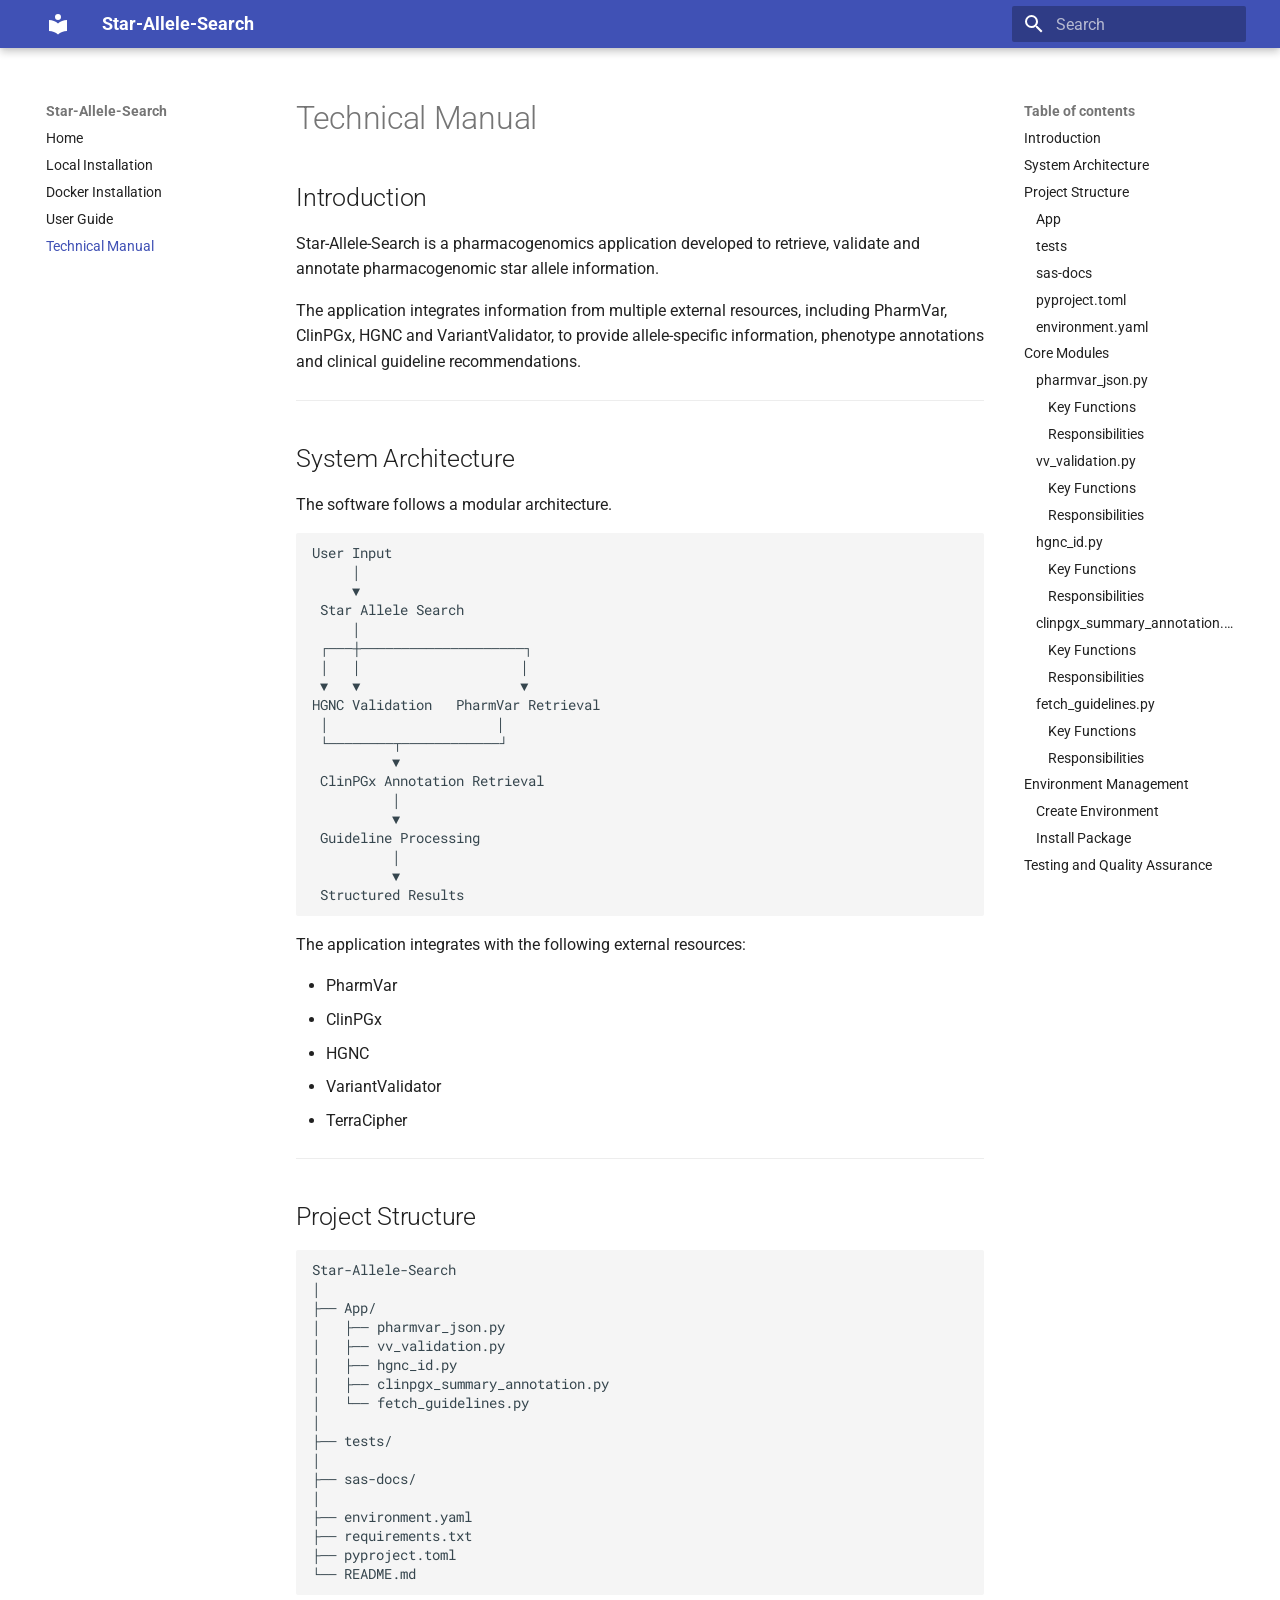
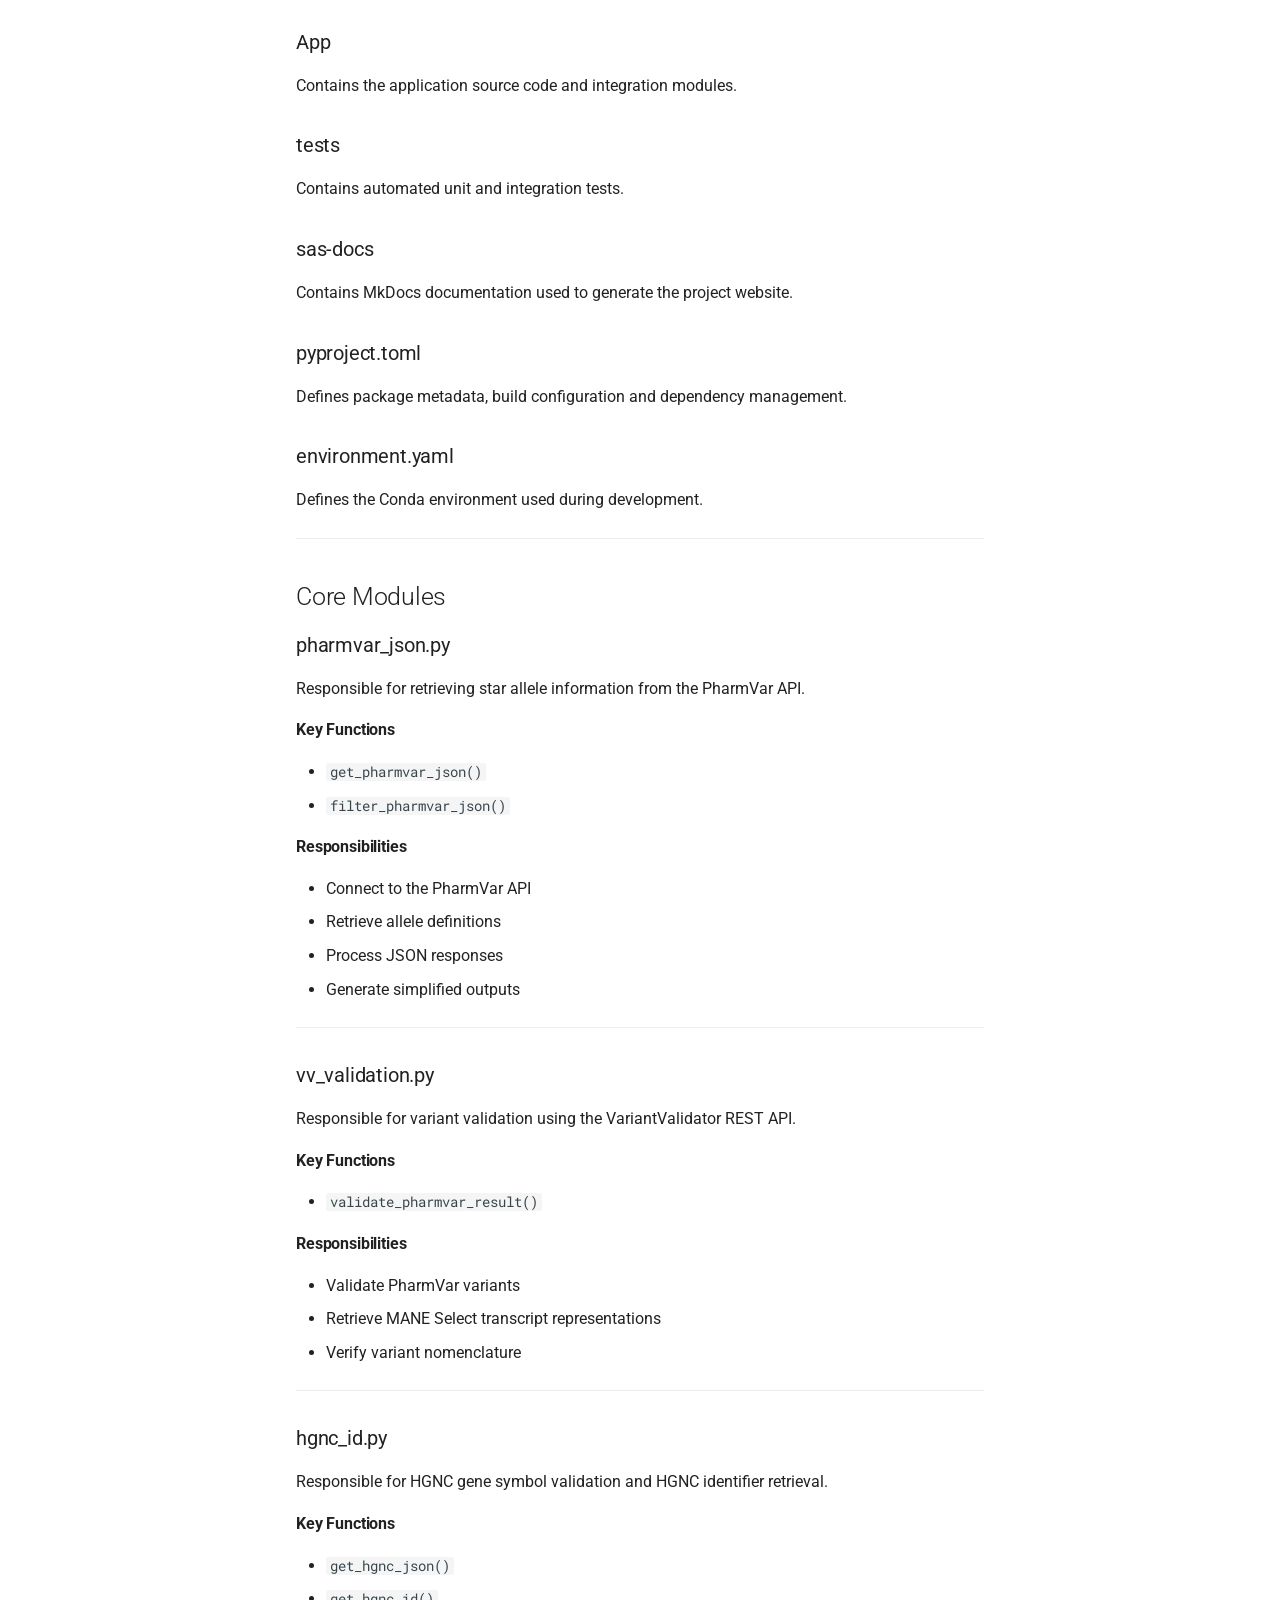
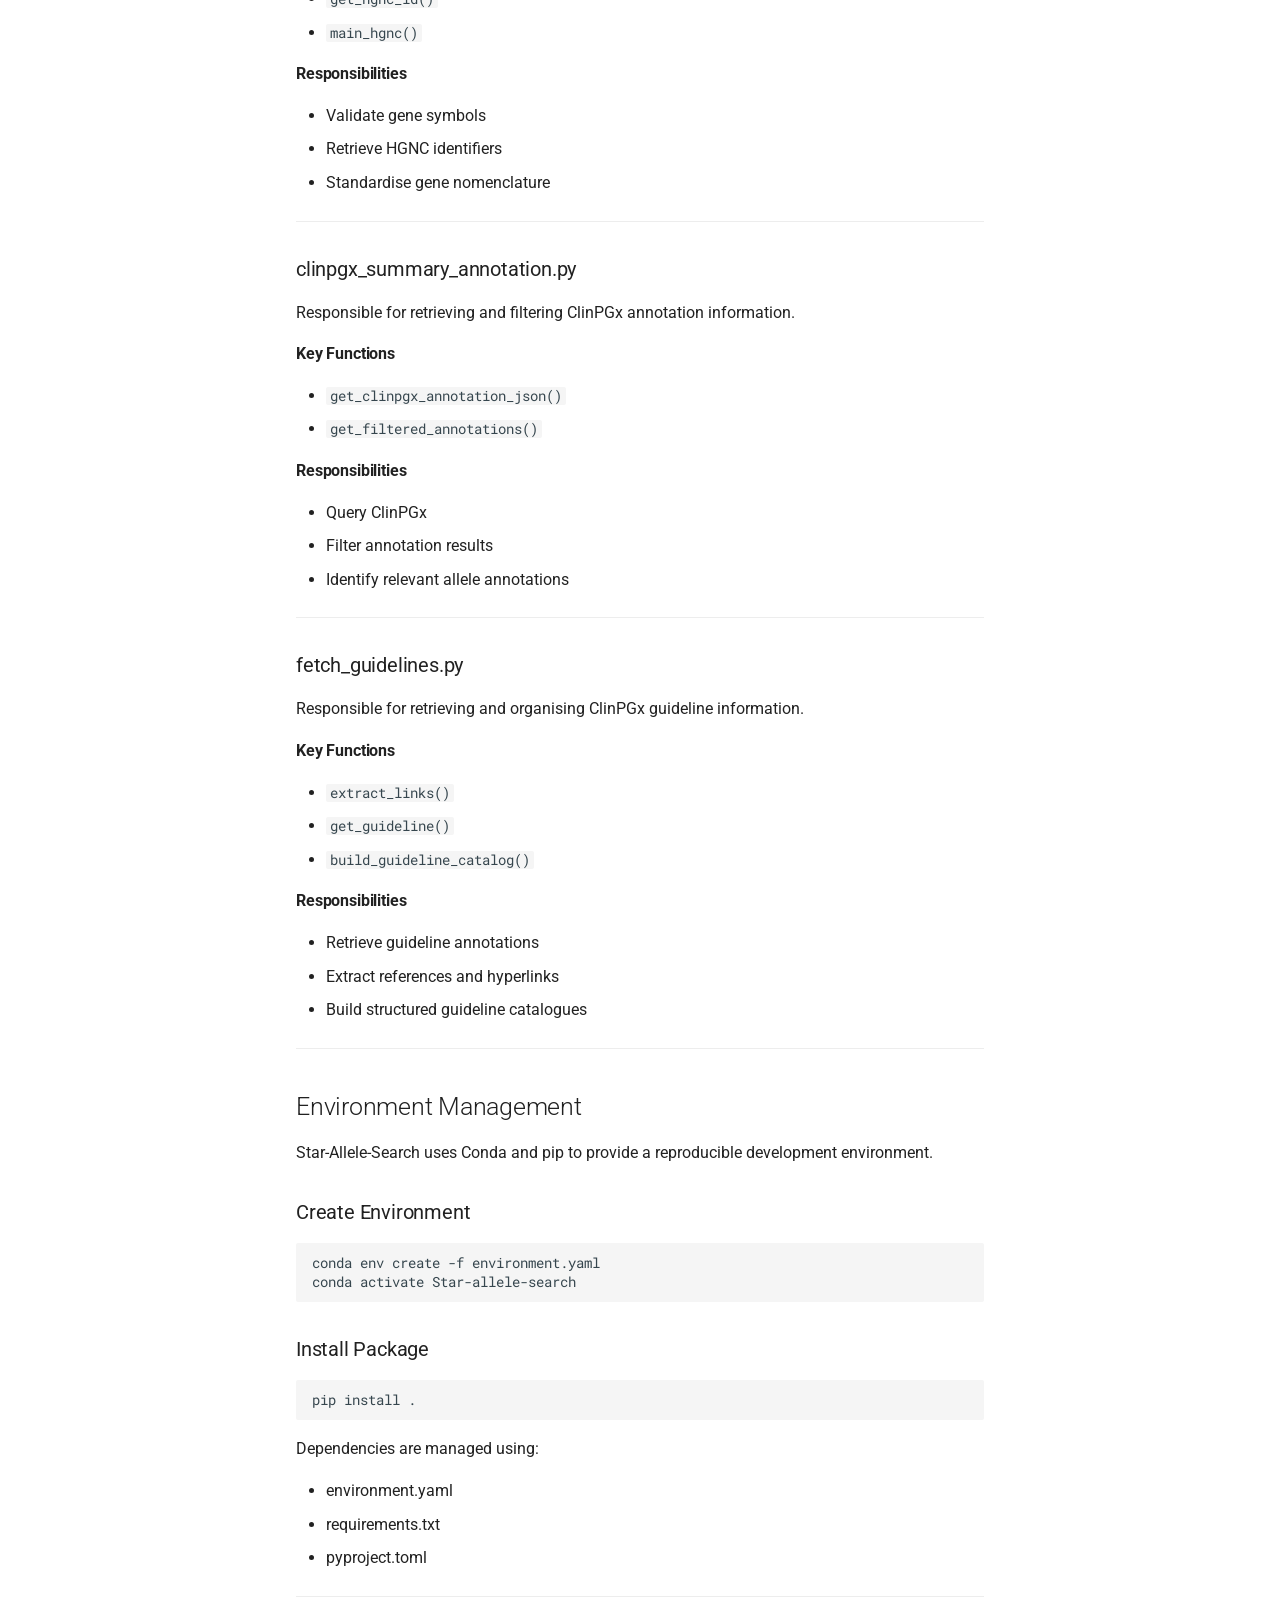
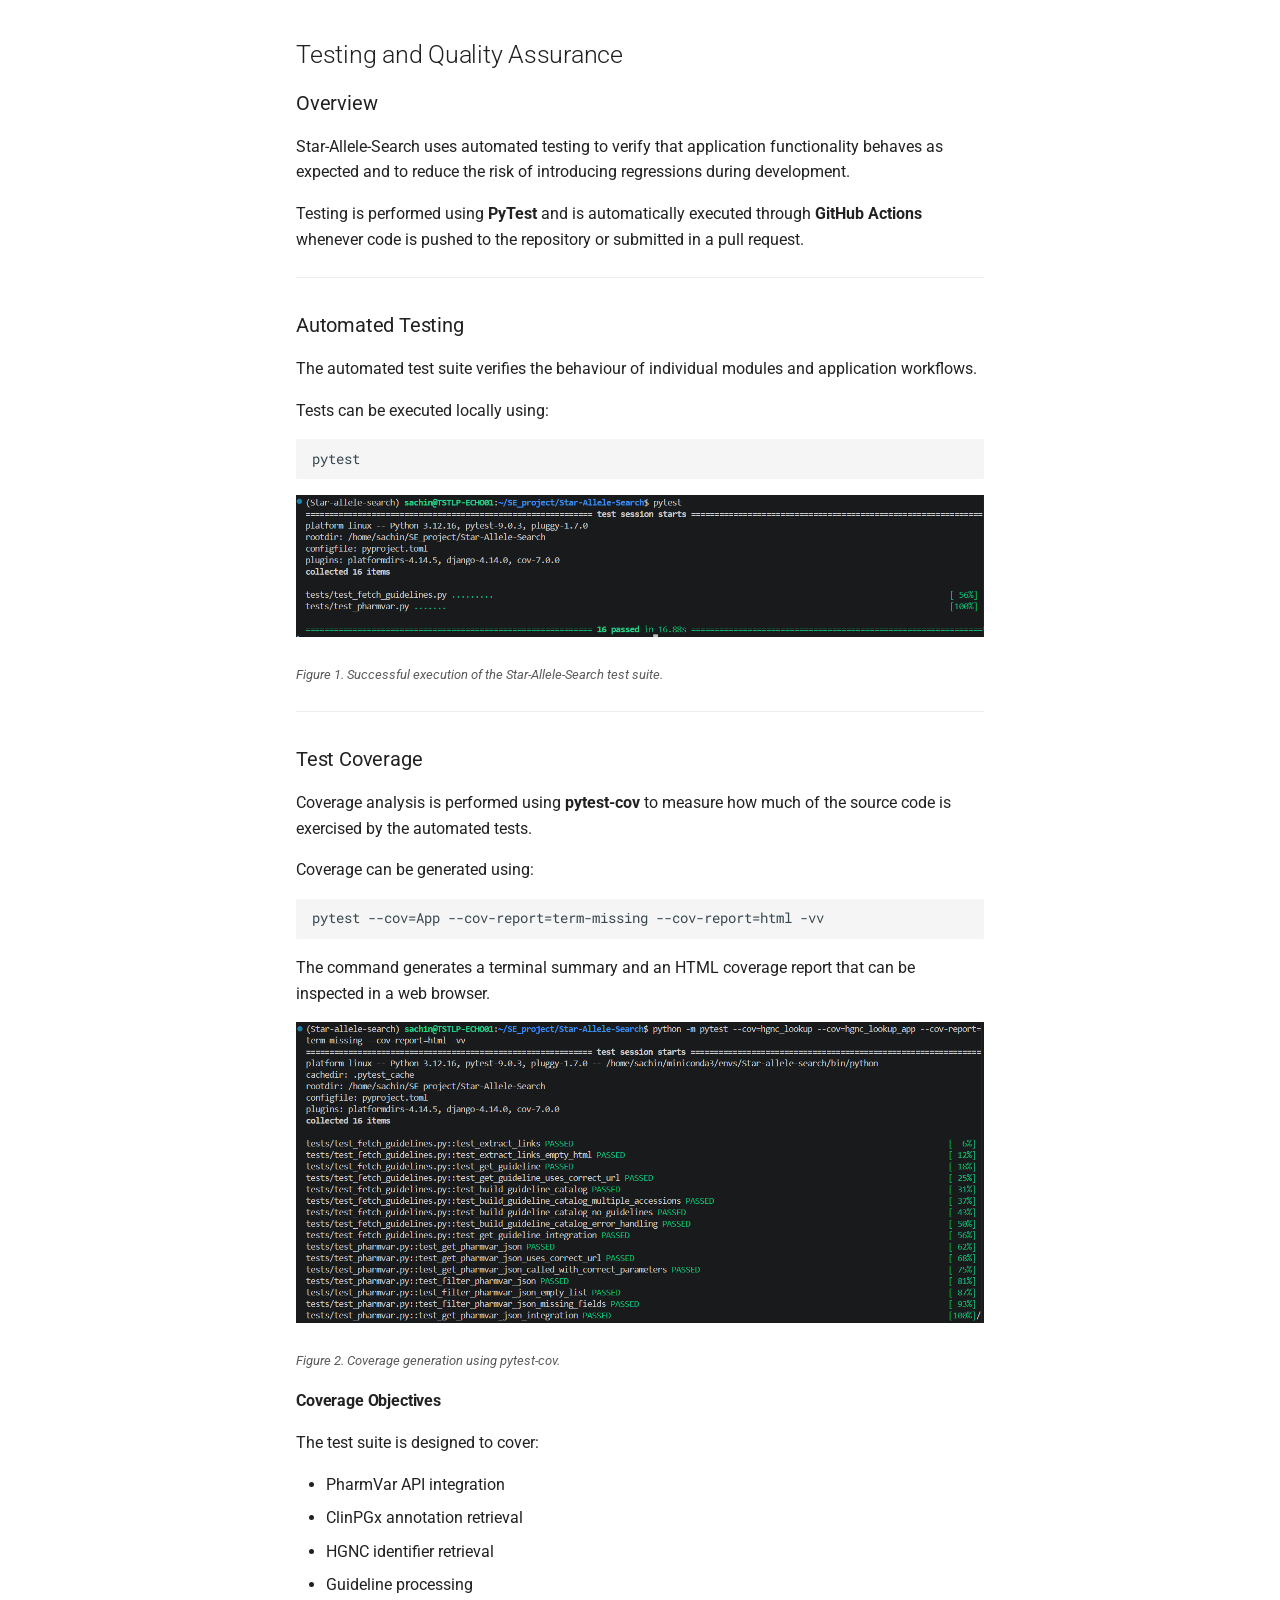
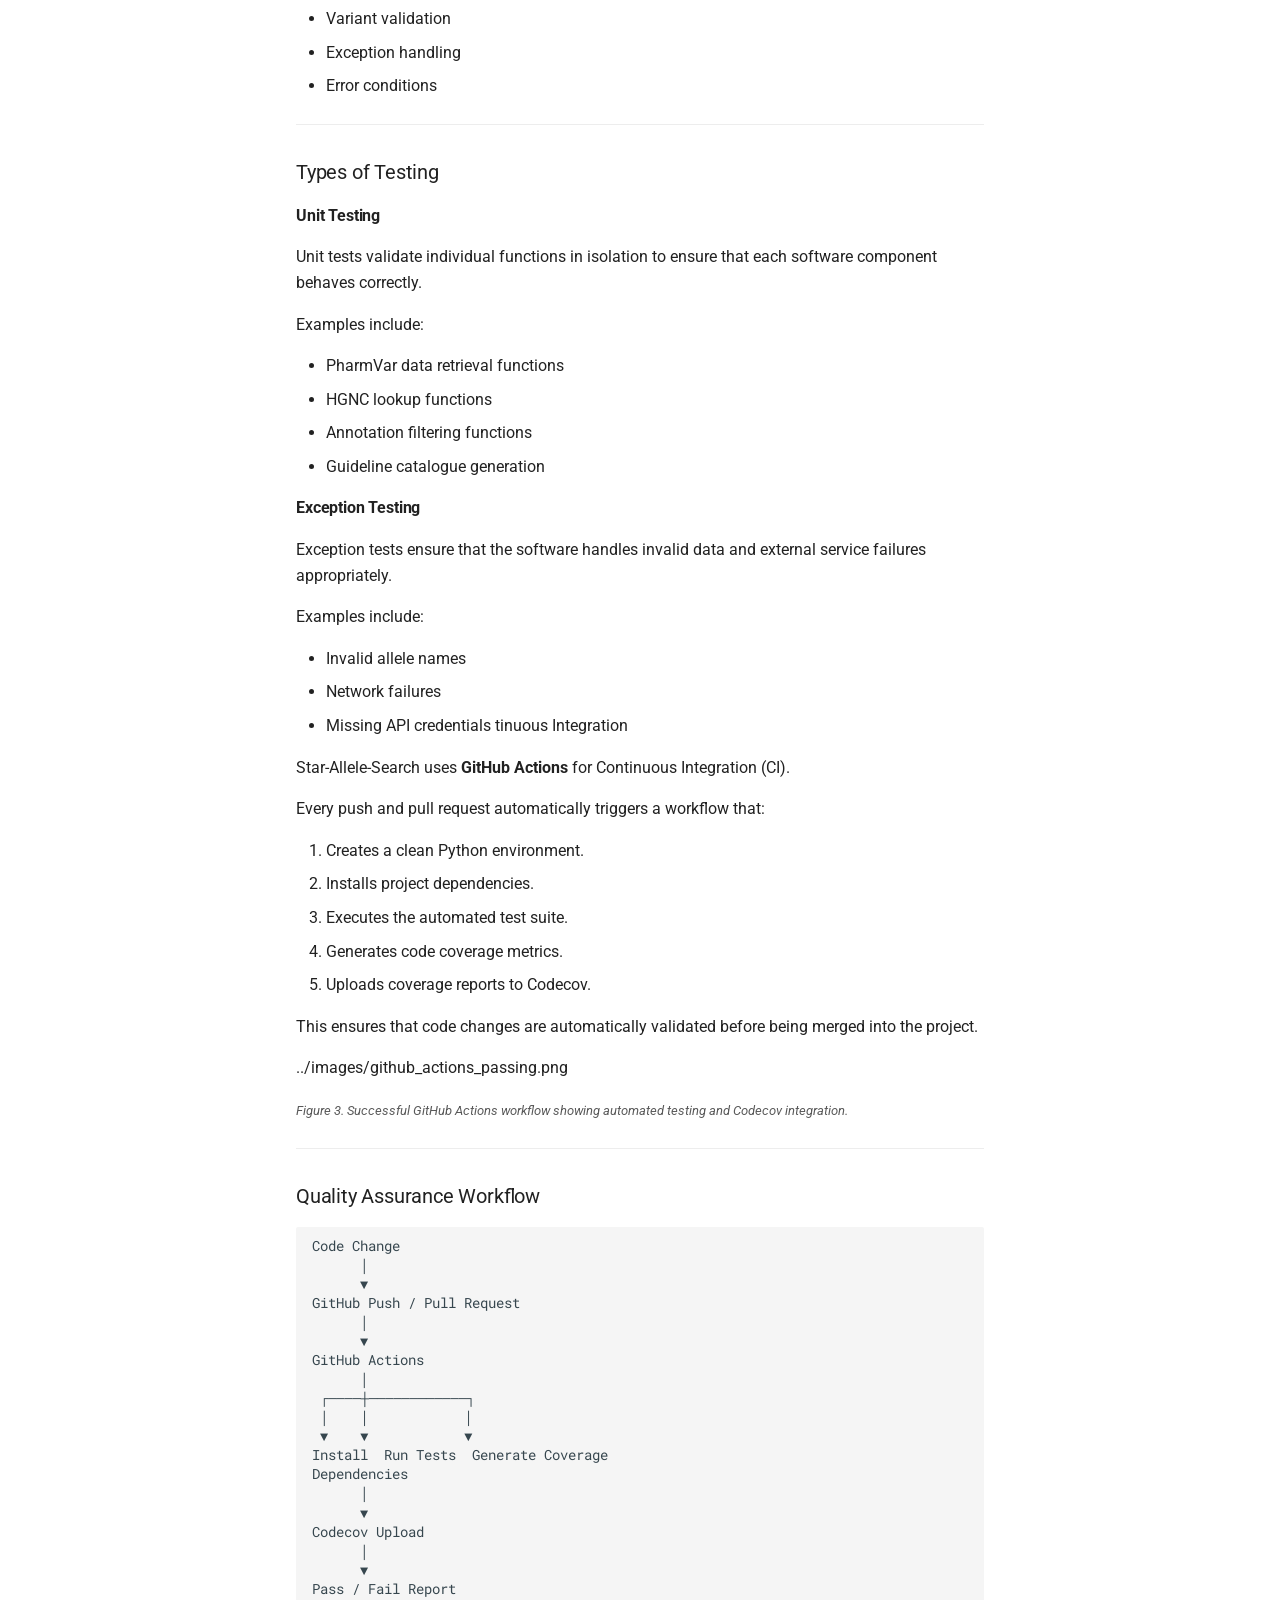
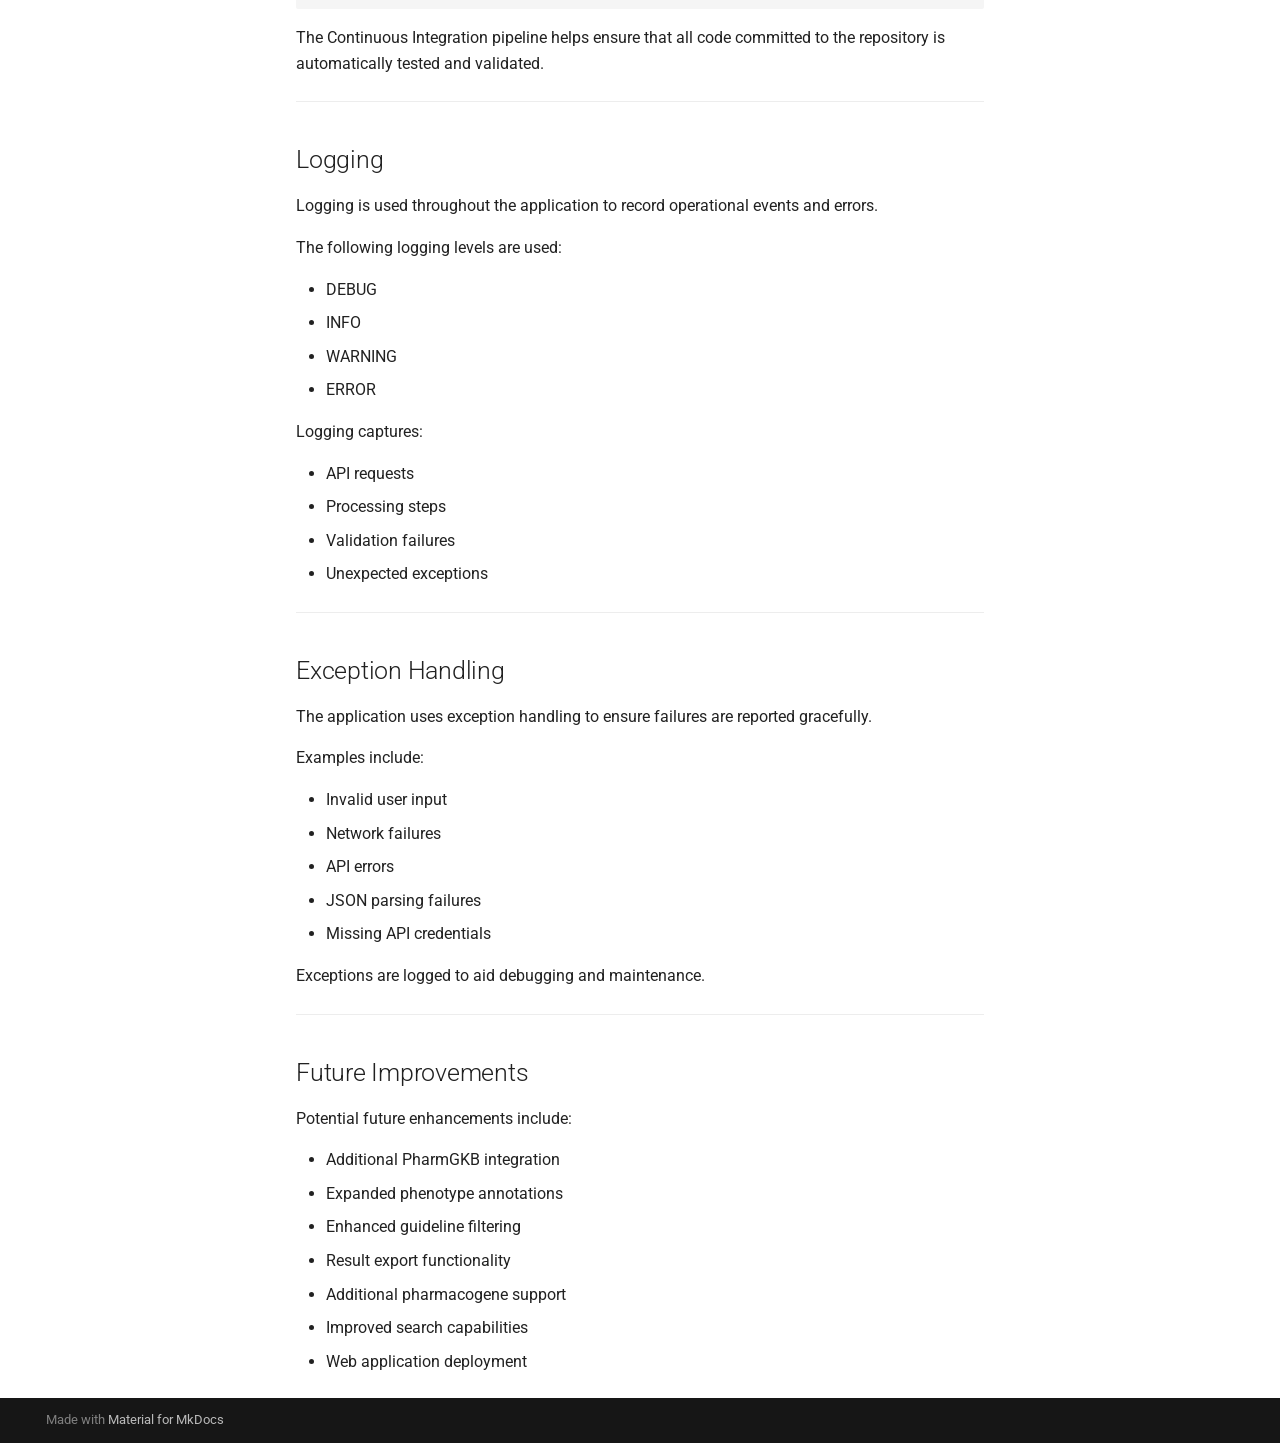
<file: sas-docs/site/technical-manual/index.html>
<!doctype html>
<html lang="en" class="no-js">
  <head>
    
      <meta charset="utf-8">
      <meta name="viewport" content="width=device-width,initial-scale=1">
      
        <meta name="description" content="Search and annotate pharmacogenomic star alleles">
      
      
      
      
        <link rel="prev" href="../user-guide/">
      
      
      
        
      
      
      <link rel="icon" href="../assets/images/favicon.png">
      <meta name="generator" content="mkdocs-1.6.1, mkdocs-material-9.8.1">
    
    
      
        <title>Technical Manual - Star-Allele-Search</title>
      
    
    
      <link rel="stylesheet" href="../assets/stylesheets/main.57a0d79d.min.css">
      
      


    
    
      
    
    
      
        
        
        <link rel="preconnect" href="https://fonts.gstatic.com" crossorigin>
        <link rel="stylesheet" href="https://fonts.googleapis.com/css?family=Roboto:300,300i,400,400i,700,700i%7CRoboto+Mono:400,400i,700,700i&display=fallback">
        <style>:root{--md-text-font:"Roboto";--md-code-font:"Roboto Mono"}</style>
      
    
    
    <script>__md_scope=new URL("..",location),__md_hash=e=>[...e].reduce(((e,_)=>(e<<5)-e+_.charCodeAt(0)),0),__md_get=(e,_=localStorage,t=__md_scope)=>JSON.parse(_.getItem(t.pathname+"."+e)),__md_set=(e,_,t=localStorage,a=__md_scope)=>{try{t.setItem(a.pathname+"."+e,JSON.stringify(_))}catch(e){}}</script>
    
      

    
    
  </head>
  
  
    <body dir="ltr">
  
    
    <input class="md-toggle" data-md-toggle="drawer" type="checkbox" id="__drawer" autocomplete="off">
    <input class="md-toggle" data-md-toggle="search" type="checkbox" id="__search" autocomplete="off">
    <label class="md-overlay" for="__drawer"></label>
    <div data-md-component="skip">
      
        
        <a href="#technical-manual" class="md-skip">
          Skip to content
        </a>
      
    </div>
    <div data-md-component="announce">
      
    </div>
    
    
      

  

<header class="md-header md-header--shadow" data-md-component="header">
  <nav class="md-header__inner md-grid" aria-label="Header">
    <a href=".." title="Star-Allele-Search" class="md-header__button md-logo" aria-label="Star-Allele-Search" data-md-component="logo">
      
  
  <svg xmlns="http://www.w3.org/2000/svg" viewBox="0 0 24 24"><path d="M12 8a3 3 0 0 0 3-3 3 3 0 0 0-3-3 3 3 0 0 0-3 3 3 3 0 0 0 3 3m0 3.54C9.64 9.35 6.5 8 3 8v11c3.5 0 6.64 1.35 9 3.54 2.36-2.19 5.5-3.54 9-3.54V8c-3.5 0-6.64 1.35-9 3.54"/></svg>

    </a>
    <label class="md-header__button md-icon" for="__drawer">
      
      <svg xmlns="http://www.w3.org/2000/svg" viewBox="0 0 24 24"><path d="M3 6h18v2H3zm0 5h18v2H3zm0 5h18v2H3z"/></svg>
    </label>
    <div class="md-header__title" data-md-component="header-title">
      <div class="md-header__ellipsis">
        <div class="md-header__topic">
          <span class="md-ellipsis">
            Star-Allele-Search
          </span>
        </div>
        <div class="md-header__topic" data-md-component="header-topic">
          <span class="md-ellipsis">
            
              Technical Manual
            
          </span>
        </div>
      </div>
    </div>
    
    
      <script>var palette=__md_get("__palette");if(palette&&palette.color){if("(prefers-color-scheme)"===palette.color.media){var media=matchMedia("(prefers-color-scheme: light)"),input=document.querySelector(media.matches?"[data-md-color-media='(prefers-color-scheme: light)']":"[data-md-color-media='(prefers-color-scheme: dark)']");palette.color.media=input.getAttribute("data-md-color-media"),palette.color.scheme=input.getAttribute("data-md-color-scheme"),palette.color.primary=input.getAttribute("data-md-color-primary"),palette.color.accent=input.getAttribute("data-md-color-accent")}for(var[key,value]of Object.entries(palette.color))document.body.setAttribute("data-md-color-"+key,value)}</script>
    
    
    
      
      
        <label class="md-header__button md-icon" for="__search">
          
          <svg xmlns="http://www.w3.org/2000/svg" viewBox="0 0 24 24"><path d="M9.5 3A6.5 6.5 0 0 1 16 9.5c0 1.61-.59 3.09-1.56 4.23l.27.27h.79l5 5-1.5 1.5-5-5v-.79l-.27-.27A6.52 6.52 0 0 1 9.5 16 6.5 6.5 0 0 1 3 9.5 6.5 6.5 0 0 1 9.5 3m0 2C7 5 5 7 5 9.5S7 14 9.5 14 14 12 14 9.5 12 5 9.5 5"/></svg>
        </label>
        <div class="md-search" data-md-component="search" role="dialog">
  <label class="md-search__overlay" for="__search"></label>
  <div class="md-search__inner" role="search">
    <form class="md-search__form" name="search">
      <input type="text" class="md-search__input" name="query" aria-label="Search" placeholder="Search" autocapitalize="off" autocorrect="off" autocomplete="off" spellcheck="false" data-md-component="search-query" required>
      <label class="md-search__icon md-icon" for="__search">
        
        <svg xmlns="http://www.w3.org/2000/svg" viewBox="0 0 24 24"><path d="M9.5 3A6.5 6.5 0 0 1 16 9.5c0 1.61-.59 3.09-1.56 4.23l.27.27h.79l5 5-1.5 1.5-5-5v-.79l-.27-.27A6.52 6.52 0 0 1 9.5 16 6.5 6.5 0 0 1 3 9.5 6.5 6.5 0 0 1 9.5 3m0 2C7 5 5 7 5 9.5S7 14 9.5 14 14 12 14 9.5 12 5 9.5 5"/></svg>
        
        <svg xmlns="http://www.w3.org/2000/svg" viewBox="0 0 24 24"><path d="M20 11v2H8l5.5 5.5-1.42 1.42L4.16 12l7.92-7.92L13.5 5.5 8 11z"/></svg>
      </label>
      <nav class="md-search__options" aria-label="Search">
        
        <button type="reset" class="md-search__icon md-icon" title="Clear" aria-label="Clear" tabindex="-1">
          
          <svg xmlns="http://www.w3.org/2000/svg" viewBox="0 0 24 24"><path d="M19 6.41 17.59 5 12 10.59 6.41 5 5 6.41 10.59 12 5 17.59 6.41 19 12 13.41 17.59 19 19 17.59 13.41 12z"/></svg>
        </button>
      </nav>
      
    </form>
    <div class="md-search__output">
      <div class="md-search__scrollwrap" tabindex="0" data-md-scrollfix>
        <div class="md-search-result" data-md-component="search-result">
          <div class="md-search-result__meta">
            Initializing search
          </div>
          <ol class="md-search-result__list" role="presentation"></ol>
        </div>
      </div>
    </div>
  </div>
</div>
      
    
    
  </nav>
  
</header>
    
    <div class="md-container" data-md-component="container">
      
      
        
          
        
      
      <main class="md-main" data-md-component="main">
        <div class="md-main__inner md-grid">
          
            
              
              <div class="md-sidebar md-sidebar--primary" data-md-component="sidebar" data-md-type="navigation" >
                <div class="md-sidebar__scrollwrap">
                  <div class="md-sidebar__inner">
                    



<nav class="md-nav md-nav--primary" aria-label="Navigation" data-md-level="0">
  <label class="md-nav__title" for="__drawer">
    <a href=".." title="Star-Allele-Search" class="md-nav__button md-logo" aria-label="Star-Allele-Search" data-md-component="logo">
      
  
  <svg xmlns="http://www.w3.org/2000/svg" viewBox="0 0 24 24"><path d="M12 8a3 3 0 0 0 3-3 3 3 0 0 0-3-3 3 3 0 0 0-3 3 3 3 0 0 0 3 3m0 3.54C9.64 9.35 6.5 8 3 8v11c3.5 0 6.64 1.35 9 3.54 2.36-2.19 5.5-3.54 9-3.54V8c-3.5 0-6.64 1.35-9 3.54"/></svg>

    </a>
    Star-Allele-Search
  </label>
  
  <ul class="md-nav__list" data-md-scrollfix>
    
      
      
  
  
  
  
    <li class="md-nav__item">
      <a href=".." class="md-nav__link">
        
  
  
  <span class="md-ellipsis">
    
  
    Home
  

    
  </span>
  
  

      </a>
    </li>
  

    
      
      
  
  
  
  
    <li class="md-nav__item">
      <a href="../local_installation/" class="md-nav__link">
        
  
  
  <span class="md-ellipsis">
    
  
    Local Installation
  

    
  </span>
  
  

      </a>
    </li>
  

    
      
      
  
  
  
  
    <li class="md-nav__item">
      <a href="../docker_installation/" class="md-nav__link">
        
  
  
  <span class="md-ellipsis">
    
  
    Docker Installation
  

    
  </span>
  
  

      </a>
    </li>
  

    
      
      
  
  
  
  
    <li class="md-nav__item">
      <a href="../user-guide/" class="md-nav__link">
        
  
  
  <span class="md-ellipsis">
    
  
    User Guide
  

    
  </span>
  
  

      </a>
    </li>
  

    
      
      
  
  
    
  
  
  
    <li class="md-nav__item md-nav__item--active">
      
      <input class="md-nav__toggle md-toggle" type="checkbox" id="__toc">
      
      
        
      
      
        <label class="md-nav__link md-nav__link--active" for="__toc">
          
  
  
  <span class="md-ellipsis">
    
  
    Technical Manual
  

    
  </span>
  
  

          <span class="md-nav__icon md-icon"></span>
        </label>
      
      <a href="./" class="md-nav__link md-nav__link--active">
        
  
  
  <span class="md-ellipsis">
    
  
    Technical Manual
  

    
  </span>
  
  

      </a>
      
        

<nav class="md-nav md-nav--secondary" aria-label="Table of contents">
  
  
  
    
  
  
    <label class="md-nav__title" for="__toc">
      <span class="md-nav__icon md-icon"></span>
      Table of contents
    </label>
    <ul class="md-nav__list" data-md-component="toc" data-md-scrollfix>
      
        <li class="md-nav__item">
  <a href="#introduction" class="md-nav__link">
    <span class="md-ellipsis">
      
        Introduction
      
    </span>
  </a>
  
</li>
      
        <li class="md-nav__item">
  <a href="#system-architecture" class="md-nav__link">
    <span class="md-ellipsis">
      
        System Architecture
      
    </span>
  </a>
  
</li>
      
        <li class="md-nav__item">
  <a href="#project-structure" class="md-nav__link">
    <span class="md-ellipsis">
      
        Project Structure
      
    </span>
  </a>
  
    <nav class="md-nav" aria-label="Project Structure">
      <ul class="md-nav__list">
        
          <li class="md-nav__item">
  <a href="#app" class="md-nav__link">
    <span class="md-ellipsis">
      
        App
      
    </span>
  </a>
  
</li>
        
          <li class="md-nav__item">
  <a href="#tests" class="md-nav__link">
    <span class="md-ellipsis">
      
        tests
      
    </span>
  </a>
  
</li>
        
          <li class="md-nav__item">
  <a href="#sas-docs" class="md-nav__link">
    <span class="md-ellipsis">
      
        sas-docs
      
    </span>
  </a>
  
</li>
        
          <li class="md-nav__item">
  <a href="#pyprojecttoml" class="md-nav__link">
    <span class="md-ellipsis">
      
        pyproject.toml
      
    </span>
  </a>
  
</li>
        
          <li class="md-nav__item">
  <a href="#environmentyaml" class="md-nav__link">
    <span class="md-ellipsis">
      
        environment.yaml
      
    </span>
  </a>
  
</li>
        
      </ul>
    </nav>
  
</li>
      
        <li class="md-nav__item">
  <a href="#core-modules" class="md-nav__link">
    <span class="md-ellipsis">
      
        Core Modules
      
    </span>
  </a>
  
    <nav class="md-nav" aria-label="Core Modules">
      <ul class="md-nav__list">
        
          <li class="md-nav__item">
  <a href="#pharmvar_jsonpy" class="md-nav__link">
    <span class="md-ellipsis">
      
        pharmvar_json.py
      
    </span>
  </a>
  
    <nav class="md-nav" aria-label="pharmvar_json.py">
      <ul class="md-nav__list">
        
          <li class="md-nav__item">
  <a href="#key-functions" class="md-nav__link">
    <span class="md-ellipsis">
      
        Key Functions
      
    </span>
  </a>
  
</li>
        
          <li class="md-nav__item">
  <a href="#responsibilities" class="md-nav__link">
    <span class="md-ellipsis">
      
        Responsibilities
      
    </span>
  </a>
  
</li>
        
      </ul>
    </nav>
  
</li>
        
          <li class="md-nav__item">
  <a href="#vv_validationpy" class="md-nav__link">
    <span class="md-ellipsis">
      
        vv_validation.py
      
    </span>
  </a>
  
    <nav class="md-nav" aria-label="vv_validation.py">
      <ul class="md-nav__list">
        
          <li class="md-nav__item">
  <a href="#key-functions_1" class="md-nav__link">
    <span class="md-ellipsis">
      
        Key Functions
      
    </span>
  </a>
  
</li>
        
          <li class="md-nav__item">
  <a href="#responsibilities_1" class="md-nav__link">
    <span class="md-ellipsis">
      
        Responsibilities
      
    </span>
  </a>
  
</li>
        
      </ul>
    </nav>
  
</li>
        
          <li class="md-nav__item">
  <a href="#hgnc_idpy" class="md-nav__link">
    <span class="md-ellipsis">
      
        hgnc_id.py
      
    </span>
  </a>
  
    <nav class="md-nav" aria-label="hgnc_id.py">
      <ul class="md-nav__list">
        
          <li class="md-nav__item">
  <a href="#key-functions_2" class="md-nav__link">
    <span class="md-ellipsis">
      
        Key Functions
      
    </span>
  </a>
  
</li>
        
          <li class="md-nav__item">
  <a href="#responsibilities_2" class="md-nav__link">
    <span class="md-ellipsis">
      
        Responsibilities
      
    </span>
  </a>
  
</li>
        
      </ul>
    </nav>
  
</li>
        
          <li class="md-nav__item">
  <a href="#clinpgx_summary_annotationpy" class="md-nav__link">
    <span class="md-ellipsis">
      
        clinpgx_summary_annotation.py
      
    </span>
  </a>
  
    <nav class="md-nav" aria-label="clinpgx_summary_annotation.py">
      <ul class="md-nav__list">
        
          <li class="md-nav__item">
  <a href="#key-functions_3" class="md-nav__link">
    <span class="md-ellipsis">
      
        Key Functions
      
    </span>
  </a>
  
</li>
        
          <li class="md-nav__item">
  <a href="#responsibilities_3" class="md-nav__link">
    <span class="md-ellipsis">
      
        Responsibilities
      
    </span>
  </a>
  
</li>
        
      </ul>
    </nav>
  
</li>
        
          <li class="md-nav__item">
  <a href="#fetch_guidelinespy" class="md-nav__link">
    <span class="md-ellipsis">
      
        fetch_guidelines.py
      
    </span>
  </a>
  
    <nav class="md-nav" aria-label="fetch_guidelines.py">
      <ul class="md-nav__list">
        
          <li class="md-nav__item">
  <a href="#key-functions_4" class="md-nav__link">
    <span class="md-ellipsis">
      
        Key Functions
      
    </span>
  </a>
  
</li>
        
          <li class="md-nav__item">
  <a href="#responsibilities_4" class="md-nav__link">
    <span class="md-ellipsis">
      
        Responsibilities
      
    </span>
  </a>
  
</li>
        
      </ul>
    </nav>
  
</li>
        
      </ul>
    </nav>
  
</li>
      
        <li class="md-nav__item">
  <a href="#environment-management" class="md-nav__link">
    <span class="md-ellipsis">
      
        Environment Management
      
    </span>
  </a>
  
    <nav class="md-nav" aria-label="Environment Management">
      <ul class="md-nav__list">
        
          <li class="md-nav__item">
  <a href="#create-environment" class="md-nav__link">
    <span class="md-ellipsis">
      
        Create Environment
      
    </span>
  </a>
  
</li>
        
          <li class="md-nav__item">
  <a href="#install-package" class="md-nav__link">
    <span class="md-ellipsis">
      
        Install Package
      
    </span>
  </a>
  
</li>
        
      </ul>
    </nav>
  
</li>
      
        <li class="md-nav__item">
  <a href="#testing-and-quality-assurance" class="md-nav__link">
    <span class="md-ellipsis">
      
        Testing and Quality Assurance
      
    </span>
  </a>
  
    <nav class="md-nav" aria-label="Testing and Quality Assurance">
      <ul class="md-nav__list">
        
          <li class="md-nav__item">
  <a href="#overview" class="md-nav__link">
    <span class="md-ellipsis">
      
        Overview
      
    </span>
  </a>
  
</li>
        
          <li class="md-nav__item">
  <a href="#automated-testing" class="md-nav__link">
    <span class="md-ellipsis">
      
        Automated Testing
      
    </span>
  </a>
  
</li>
        
          <li class="md-nav__item">
  <a href="#test-coverage" class="md-nav__link">
    <span class="md-ellipsis">
      
        Test Coverage
      
    </span>
  </a>
  
    <nav class="md-nav" aria-label="Test Coverage">
      <ul class="md-nav__list">
        
          <li class="md-nav__item">
  <a href="#coverage-objectives" class="md-nav__link">
    <span class="md-ellipsis">
      
        Coverage Objectives
      
    </span>
  </a>
  
</li>
        
      </ul>
    </nav>
  
</li>
        
          <li class="md-nav__item">
  <a href="#types-of-testing" class="md-nav__link">
    <span class="md-ellipsis">
      
        Types of Testing
      
    </span>
  </a>
  
    <nav class="md-nav" aria-label="Types of Testing">
      <ul class="md-nav__list">
        
          <li class="md-nav__item">
  <a href="#unit-testing" class="md-nav__link">
    <span class="md-ellipsis">
      
        Unit Testing
      
    </span>
  </a>
  
</li>
        
          <li class="md-nav__item">
  <a href="#exception-testing" class="md-nav__link">
    <span class="md-ellipsis">
      
        Exception Testing
      
    </span>
  </a>
  
</li>
        
      </ul>
    </nav>
  
</li>
        
          <li class="md-nav__item">
  <a href="#quality-assurance-workflow" class="md-nav__link">
    <span class="md-ellipsis">
      
        Quality Assurance Workflow
      
    </span>
  </a>
  
</li>
        
      </ul>
    </nav>
  
</li>
      
        <li class="md-nav__item">
  <a href="#logging" class="md-nav__link">
    <span class="md-ellipsis">
      
        Logging
      
    </span>
  </a>
  
</li>
      
        <li class="md-nav__item">
  <a href="#exception-handling" class="md-nav__link">
    <span class="md-ellipsis">
      
        Exception Handling
      
    </span>
  </a>
  
</li>
      
        <li class="md-nav__item">
  <a href="#future-improvements" class="md-nav__link">
    <span class="md-ellipsis">
      
        Future Improvements
      
    </span>
  </a>
  
</li>
      
    </ul>
  
</nav>
      
    </li>
  

    
  </ul>
</nav>
                  </div>
                </div>
              </div>
            
            
              
              <div class="md-sidebar md-sidebar--secondary" data-md-component="sidebar" data-md-type="toc" >
                <div class="md-sidebar__scrollwrap">
                  <div class="md-sidebar__inner">
                    

<nav class="md-nav md-nav--secondary" aria-label="Table of contents">
  
  
  
    
  
  
    <label class="md-nav__title" for="__toc">
      <span class="md-nav__icon md-icon"></span>
      Table of contents
    </label>
    <ul class="md-nav__list" data-md-component="toc" data-md-scrollfix>
      
        <li class="md-nav__item">
  <a href="#introduction" class="md-nav__link">
    <span class="md-ellipsis">
      
        Introduction
      
    </span>
  </a>
  
</li>
      
        <li class="md-nav__item">
  <a href="#system-architecture" class="md-nav__link">
    <span class="md-ellipsis">
      
        System Architecture
      
    </span>
  </a>
  
</li>
      
        <li class="md-nav__item">
  <a href="#project-structure" class="md-nav__link">
    <span class="md-ellipsis">
      
        Project Structure
      
    </span>
  </a>
  
    <nav class="md-nav" aria-label="Project Structure">
      <ul class="md-nav__list">
        
          <li class="md-nav__item">
  <a href="#app" class="md-nav__link">
    <span class="md-ellipsis">
      
        App
      
    </span>
  </a>
  
</li>
        
          <li class="md-nav__item">
  <a href="#tests" class="md-nav__link">
    <span class="md-ellipsis">
      
        tests
      
    </span>
  </a>
  
</li>
        
          <li class="md-nav__item">
  <a href="#sas-docs" class="md-nav__link">
    <span class="md-ellipsis">
      
        sas-docs
      
    </span>
  </a>
  
</li>
        
          <li class="md-nav__item">
  <a href="#pyprojecttoml" class="md-nav__link">
    <span class="md-ellipsis">
      
        pyproject.toml
      
    </span>
  </a>
  
</li>
        
          <li class="md-nav__item">
  <a href="#environmentyaml" class="md-nav__link">
    <span class="md-ellipsis">
      
        environment.yaml
      
    </span>
  </a>
  
</li>
        
      </ul>
    </nav>
  
</li>
      
        <li class="md-nav__item">
  <a href="#core-modules" class="md-nav__link">
    <span class="md-ellipsis">
      
        Core Modules
      
    </span>
  </a>
  
    <nav class="md-nav" aria-label="Core Modules">
      <ul class="md-nav__list">
        
          <li class="md-nav__item">
  <a href="#pharmvar_jsonpy" class="md-nav__link">
    <span class="md-ellipsis">
      
        pharmvar_json.py
      
    </span>
  </a>
  
    <nav class="md-nav" aria-label="pharmvar_json.py">
      <ul class="md-nav__list">
        
          <li class="md-nav__item">
  <a href="#key-functions" class="md-nav__link">
    <span class="md-ellipsis">
      
        Key Functions
      
    </span>
  </a>
  
</li>
        
          <li class="md-nav__item">
  <a href="#responsibilities" class="md-nav__link">
    <span class="md-ellipsis">
      
        Responsibilities
      
    </span>
  </a>
  
</li>
        
      </ul>
    </nav>
  
</li>
        
          <li class="md-nav__item">
  <a href="#vv_validationpy" class="md-nav__link">
    <span class="md-ellipsis">
      
        vv_validation.py
      
    </span>
  </a>
  
    <nav class="md-nav" aria-label="vv_validation.py">
      <ul class="md-nav__list">
        
          <li class="md-nav__item">
  <a href="#key-functions_1" class="md-nav__link">
    <span class="md-ellipsis">
      
        Key Functions
      
    </span>
  </a>
  
</li>
        
          <li class="md-nav__item">
  <a href="#responsibilities_1" class="md-nav__link">
    <span class="md-ellipsis">
      
        Responsibilities
      
    </span>
  </a>
  
</li>
        
      </ul>
    </nav>
  
</li>
        
          <li class="md-nav__item">
  <a href="#hgnc_idpy" class="md-nav__link">
    <span class="md-ellipsis">
      
        hgnc_id.py
      
    </span>
  </a>
  
    <nav class="md-nav" aria-label="hgnc_id.py">
      <ul class="md-nav__list">
        
          <li class="md-nav__item">
  <a href="#key-functions_2" class="md-nav__link">
    <span class="md-ellipsis">
      
        Key Functions
      
    </span>
  </a>
  
</li>
        
          <li class="md-nav__item">
  <a href="#responsibilities_2" class="md-nav__link">
    <span class="md-ellipsis">
      
        Responsibilities
      
    </span>
  </a>
  
</li>
        
      </ul>
    </nav>
  
</li>
        
          <li class="md-nav__item">
  <a href="#clinpgx_summary_annotationpy" class="md-nav__link">
    <span class="md-ellipsis">
      
        clinpgx_summary_annotation.py
      
    </span>
  </a>
  
    <nav class="md-nav" aria-label="clinpgx_summary_annotation.py">
      <ul class="md-nav__list">
        
          <li class="md-nav__item">
  <a href="#key-functions_3" class="md-nav__link">
    <span class="md-ellipsis">
      
        Key Functions
      
    </span>
  </a>
  
</li>
        
          <li class="md-nav__item">
  <a href="#responsibilities_3" class="md-nav__link">
    <span class="md-ellipsis">
      
        Responsibilities
      
    </span>
  </a>
  
</li>
        
      </ul>
    </nav>
  
</li>
        
          <li class="md-nav__item">
  <a href="#fetch_guidelinespy" class="md-nav__link">
    <span class="md-ellipsis">
      
        fetch_guidelines.py
      
    </span>
  </a>
  
    <nav class="md-nav" aria-label="fetch_guidelines.py">
      <ul class="md-nav__list">
        
          <li class="md-nav__item">
  <a href="#key-functions_4" class="md-nav__link">
    <span class="md-ellipsis">
      
        Key Functions
      
    </span>
  </a>
  
</li>
        
          <li class="md-nav__item">
  <a href="#responsibilities_4" class="md-nav__link">
    <span class="md-ellipsis">
      
        Responsibilities
      
    </span>
  </a>
  
</li>
        
      </ul>
    </nav>
  
</li>
        
      </ul>
    </nav>
  
</li>
      
        <li class="md-nav__item">
  <a href="#environment-management" class="md-nav__link">
    <span class="md-ellipsis">
      
        Environment Management
      
    </span>
  </a>
  
    <nav class="md-nav" aria-label="Environment Management">
      <ul class="md-nav__list">
        
          <li class="md-nav__item">
  <a href="#create-environment" class="md-nav__link">
    <span class="md-ellipsis">
      
        Create Environment
      
    </span>
  </a>
  
</li>
        
          <li class="md-nav__item">
  <a href="#install-package" class="md-nav__link">
    <span class="md-ellipsis">
      
        Install Package
      
    </span>
  </a>
  
</li>
        
      </ul>
    </nav>
  
</li>
      
        <li class="md-nav__item">
  <a href="#testing-and-quality-assurance" class="md-nav__link">
    <span class="md-ellipsis">
      
        Testing and Quality Assurance
      
    </span>
  </a>
  
    <nav class="md-nav" aria-label="Testing and Quality Assurance">
      <ul class="md-nav__list">
        
          <li class="md-nav__item">
  <a href="#overview" class="md-nav__link">
    <span class="md-ellipsis">
      
        Overview
      
    </span>
  </a>
  
</li>
        
          <li class="md-nav__item">
  <a href="#automated-testing" class="md-nav__link">
    <span class="md-ellipsis">
      
        Automated Testing
      
    </span>
  </a>
  
</li>
        
          <li class="md-nav__item">
  <a href="#test-coverage" class="md-nav__link">
    <span class="md-ellipsis">
      
        Test Coverage
      
    </span>
  </a>
  
    <nav class="md-nav" aria-label="Test Coverage">
      <ul class="md-nav__list">
        
          <li class="md-nav__item">
  <a href="#coverage-objectives" class="md-nav__link">
    <span class="md-ellipsis">
      
        Coverage Objectives
      
    </span>
  </a>
  
</li>
        
      </ul>
    </nav>
  
</li>
        
          <li class="md-nav__item">
  <a href="#types-of-testing" class="md-nav__link">
    <span class="md-ellipsis">
      
        Types of Testing
      
    </span>
  </a>
  
    <nav class="md-nav" aria-label="Types of Testing">
      <ul class="md-nav__list">
        
          <li class="md-nav__item">
  <a href="#unit-testing" class="md-nav__link">
    <span class="md-ellipsis">
      
        Unit Testing
      
    </span>
  </a>
  
</li>
        
          <li class="md-nav__item">
  <a href="#exception-testing" class="md-nav__link">
    <span class="md-ellipsis">
      
        Exception Testing
      
    </span>
  </a>
  
</li>
        
      </ul>
    </nav>
  
</li>
        
          <li class="md-nav__item">
  <a href="#quality-assurance-workflow" class="md-nav__link">
    <span class="md-ellipsis">
      
        Quality Assurance Workflow
      
    </span>
  </a>
  
</li>
        
      </ul>
    </nav>
  
</li>
      
        <li class="md-nav__item">
  <a href="#logging" class="md-nav__link">
    <span class="md-ellipsis">
      
        Logging
      
    </span>
  </a>
  
</li>
      
        <li class="md-nav__item">
  <a href="#exception-handling" class="md-nav__link">
    <span class="md-ellipsis">
      
        Exception Handling
      
    </span>
  </a>
  
</li>
      
        <li class="md-nav__item">
  <a href="#future-improvements" class="md-nav__link">
    <span class="md-ellipsis">
      
        Future Improvements
      
    </span>
  </a>
  
</li>
      
    </ul>
  
</nav>
                  </div>
                </div>
              </div>
            
          
          
            <div class="md-content" data-md-component="content">
              
              <article class="md-content__inner md-typeset">
                
                  



<h1 id="technical-manual">Technical Manual</h1>
<h2 id="introduction">Introduction</h2>
<p>Star-Allele-Search is a pharmacogenomics application developed to retrieve, validate and annotate pharmacogenomic star allele information.</p>
<p>The application integrates information from multiple external resources, including PharmVar, ClinPGx, HGNC and VariantValidator, to provide allele-specific information, phenotype annotations and clinical guideline recommendations.</p>
<hr />
<h2 id="system-architecture">System Architecture</h2>
<p>The software follows a modular architecture.</p>
<pre><code class="language-text">User Input
     │
     ▼
 Star Allele Search
     │
 ┌───┼────────────────────┐
 │   │                    │
 ▼   ▼                    ▼
HGNC Validation   PharmVar Retrieval
 │                     │
 └────────┬────────────┘
          ▼
 ClinPGx Annotation Retrieval
          │
          ▼
 Guideline Processing
          │
          ▼
 Structured Results
</code></pre>
<p>The application integrates with the following external resources:</p>
<ul>
<li>PharmVar</li>
<li>ClinPGx</li>
<li>HGNC</li>
<li>VariantValidator</li>
<li>TerraCipher</li>
</ul>
<hr />
<h2 id="project-structure">Project Structure</h2>
<pre><code class="language-text">Star-Allele-Search
│
├── App/
│   ├── pharmvar_json.py
│   ├── vv_validation.py
│   ├── hgnc_id.py
│   ├── clinpgx_summary_annotation.py
│   └── fetch_guidelines.py
│
├── tests/
│
├── sas-docs/
│
├── environment.yaml
├── requirements.txt
├── pyproject.toml
└── README.md
</code></pre>
<h3 id="app">App</h3>
<p>Contains the application source code and integration modules.</p>
<h3 id="tests">tests</h3>
<p>Contains automated unit and integration tests.</p>
<h3 id="sas-docs">sas-docs</h3>
<p>Contains MkDocs documentation used to generate the project website.</p>
<h3 id="pyprojecttoml">pyproject.toml</h3>
<p>Defines package metadata, build configuration and dependency management.</p>
<h3 id="environmentyaml">environment.yaml</h3>
<p>Defines the Conda environment used during development.</p>
<hr />
<h2 id="core-modules">Core Modules</h2>
<h3 id="pharmvar_jsonpy">pharmvar_json.py</h3>
<p>Responsible for retrieving star allele information from the PharmVar API.</p>
<h4 id="key-functions">Key Functions</h4>
<ul>
<li><code>get_pharmvar_json()</code></li>
<li><code>filter_pharmvar_json()</code></li>
</ul>
<h4 id="responsibilities">Responsibilities</h4>
<ul>
<li>Connect to the PharmVar API</li>
<li>Retrieve allele definitions</li>
<li>Process JSON responses</li>
<li>Generate simplified outputs</li>
</ul>
<hr />
<h3 id="vv_validationpy">vv_validation.py</h3>
<p>Responsible for variant validation using the VariantValidator REST API.</p>
<h4 id="key-functions_1">Key Functions</h4>
<ul>
<li><code>validate_pharmvar_result()</code></li>
</ul>
<h4 id="responsibilities_1">Responsibilities</h4>
<ul>
<li>Validate PharmVar variants</li>
<li>Retrieve MANE Select transcript representations</li>
<li>Verify variant nomenclature</li>
</ul>
<hr />
<h3 id="hgnc_idpy">hgnc_id.py</h3>
<p>Responsible for HGNC gene symbol validation and HGNC identifier retrieval.</p>
<h4 id="key-functions_2">Key Functions</h4>
<ul>
<li><code>get_hgnc_json()</code></li>
<li><code>get_hgnc_id()</code></li>
<li><code>main_hgnc()</code></li>
</ul>
<h4 id="responsibilities_2">Responsibilities</h4>
<ul>
<li>Validate gene symbols</li>
<li>Retrieve HGNC identifiers</li>
<li>Standardise gene nomenclature</li>
</ul>
<hr />
<h3 id="clinpgx_summary_annotationpy">clinpgx_summary_annotation.py</h3>
<p>Responsible for retrieving and filtering ClinPGx annotation information.</p>
<h4 id="key-functions_3">Key Functions</h4>
<ul>
<li><code>get_clinpgx_annotation_json()</code></li>
<li><code>get_filtered_annotations()</code></li>
</ul>
<h4 id="responsibilities_3">Responsibilities</h4>
<ul>
<li>Query ClinPGx</li>
<li>Filter annotation results</li>
<li>Identify relevant allele annotations</li>
</ul>
<hr />
<h3 id="fetch_guidelinespy">fetch_guidelines.py</h3>
<p>Responsible for retrieving and organising ClinPGx guideline information.</p>
<h4 id="key-functions_4">Key Functions</h4>
<ul>
<li><code>extract_links()</code></li>
<li><code>get_guideline()</code></li>
<li><code>build_guideline_catalog()</code></li>
</ul>
<h4 id="responsibilities_4">Responsibilities</h4>
<ul>
<li>Retrieve guideline annotations</li>
<li>Extract references and hyperlinks</li>
<li>Build structured guideline catalogues</li>
</ul>
<hr />
<h2 id="environment-management">Environment Management</h2>
<p>Star-Allele-Search uses Conda and pip to provide a reproducible development environment.</p>
<h3 id="create-environment">Create Environment</h3>
<pre><code class="language-bash">conda env create -f environment.yaml
conda activate Star-allele-search
</code></pre>
<h3 id="install-package">Install Package</h3>
<pre><code class="language-bash">pip install .
</code></pre>
<p>Dependencies are managed using:</p>
<ul>
<li>environment.yaml</li>
<li>requirements.txt</li>
<li>pyproject.toml</li>
</ul>
<hr />
<h2 id="testing-and-quality-assurance">Testing and Quality Assurance</h2>
<h3 id="overview">Overview</h3>
<p>Star-Allele-Search uses automated testing to verify that application functionality behaves as expected and to reduce the risk of introducing regressions during development.</p>
<p>Testing is performed using <strong>PyTest</strong> and is automatically executed through <strong>GitHub Actions</strong> whenever code is pushed to the repository or submitted in a pull request.</p>
<hr />
<h3 id="automated-testing">Automated Testing</h3>
<p>The automated test suite verifies the behaviour of individual modules and application workflows.</p>
<p>Tests can be executed locally using:</p>
<pre><code class="language-bash">pytest
</code></pre>
<p><img alt="PyTest Results" src="../images/pytest_passing.png" /></p>
<p><small><em>Figure 1. Successful execution of the Star-Allele-Search test suite.</em></small></p>
<hr />
<h3 id="test-coverage">Test Coverage</h3>
<p>Coverage analysis is performed using <strong>pytest-cov</strong> to measure how much of the source code is exercised by the automated tests.</p>
<p>Coverage can be generated using:</p>
<pre><code class="language-bash">pytest --cov=App --cov-report=term-missing --cov-report=html -vv
</code></pre>
<p>The command generates a terminal summary and an HTML coverage report that can be inspected in a web browser.</p>
<p><img alt="Coverage Results" src="../images/pytest_terminal_output.png" /></p>
<p><small><em>Figure 2. Coverage generation using pytest-cov.</em></small></p>
<h4 id="coverage-objectives">Coverage Objectives</h4>
<p>The test suite is designed to cover:</p>
<ul>
<li>PharmVar API integration</li>
<li>ClinPGx annotation retrieval</li>
<li>HGNC identifier retrieval</li>
<li>Guideline processing</li>
<li>Variant validation</li>
<li>Exception handling</li>
<li>Error conditions</li>
</ul>
<hr />
<h3 id="types-of-testing">Types of Testing</h3>
<h4 id="unit-testing">Unit Testing</h4>
<p>Unit tests validate individual functions in isolation to ensure that each software component behaves correctly.</p>
<p>Examples include:</p>
<ul>
<li>PharmVar data retrieval functions</li>
<li>HGNC lookup functions</li>
<li>Annotation filtering functions</li>
<li>Guideline catalogue generation</li>
</ul>
<h4 id="exception-testing">Exception Testing</h4>
<p>Exception tests ensure that the software handles invalid data and external service failures appropriately.</p>
<p>Examples include:</p>
<ul>
<li>Invalid allele names</li>
<li>Network failures</li>
<li>Missing API credentials
tinuous Integration</li>
</ul>
<p>Star-Allele-Search uses <strong>GitHub Actions</strong> for Continuous Integration (CI).</p>
<p>Every push and pull request automatically triggers a workflow that:</p>
<ol>
<li>Creates a clean Python environment.</li>
<li>Installs project dependencies.</li>
<li>Executes the automated test suite.</li>
<li>Generates code coverage metrics.</li>
<li>Uploads coverage reports to Codecov.</li>
</ol>
<p>This ensures that code changes are automatically validated before being merged into the project.</p>
<p>../images/github_actions_passing.png</p>
<p><small><em>Figure 3. Successful GitHub Actions workflow showing automated testing and Codecov integration.</em></small></p>
<hr />
<h3 id="quality-assurance-workflow">Quality Assurance Workflow</h3>
<pre><code class="language-text">Code Change
      │
      ▼
GitHub Push / Pull Request
      │
      ▼
GitHub Actions
      │
 ┌────┼────────────┐
 │    │            │
 ▼    ▼            ▼
Install  Run Tests  Generate Coverage
Dependencies
      │
      ▼
Codecov Upload
      │
      ▼
Pass / Fail Report
</code></pre>
<p>The Continuous Integration pipeline helps ensure that all code committed to the repository is automatically tested and validated.</p>
<hr />
<h2 id="logging">Logging</h2>
<p>Logging is used throughout the application to record operational events and errors.</p>
<p>The following logging levels are used:</p>
<ul>
<li>DEBUG</li>
<li>INFO</li>
<li>WARNING</li>
<li>ERROR</li>
</ul>
<p>Logging captures:</p>
<ul>
<li>API requests</li>
<li>Processing steps</li>
<li>Validation failures</li>
<li>Unexpected exceptions</li>
</ul>
<hr />
<h2 id="exception-handling">Exception Handling</h2>
<p>The application uses exception handling to ensure failures are reported gracefully.</p>
<p>Examples include:</p>
<ul>
<li>Invalid user input</li>
<li>Network failures</li>
<li>API errors</li>
<li>JSON parsing failures</li>
<li>Missing API credentials</li>
</ul>
<p>Exceptions are logged to aid debugging and maintenance.</p>
<hr />
<h2 id="future-improvements">Future Improvements</h2>
<p>Potential future enhancements include:</p>
<ul>
<li>Additional PharmGKB integration</li>
<li>Expanded phenotype annotations</li>
<li>Enhanced guideline filtering</li>
<li>Result export functionality</li>
<li>Additional pharmacogene support</li>
<li>Improved search capabilities</li>
<li>Web application deployment</li>
</ul>












                
              </article>
            </div>
          
          
<script>var target=document.getElementById(location.hash.slice(1));target&&target.name&&(target.checked=target.name.startsWith("__tabbed_"))</script>
        </div>
        
      </main>
      
        <footer class="md-footer">
  
  <div class="md-footer-meta md-typeset">
    <div class="md-footer-meta__inner md-grid">
      <div class="md-copyright">
  
  
    Made with
    <a href="https://squidfunk.github.io/mkdocs-material/" target="_blank" rel="noopener">
      Material for MkDocs
    </a>
  
</div>
      
    </div>
  </div>
</footer>
      
    </div>
    <div class="md-dialog" data-md-component="dialog">
      <div class="md-dialog__inner md-typeset"></div>
    </div>
    
    
    
      
      
      <script id="__config" type="application/json">{"annotate": null, "base": "..", "features": [], "search": "../assets/javascripts/workers/search.a7633da7.min.js", "tags": null, "translations": {"clipboard.copied": "Copied to clipboard", "clipboard.copy": "Copy to clipboard", "search.result.more.one": "1 more on this page", "search.result.more.other": "# more on this page", "search.result.none": "No matching documents", "search.result.one": "1 matching document", "search.result.other": "# matching documents", "search.result.placeholder": "Type to start searching", "search.result.term.missing": "Missing", "select.version": "Select version"}, "version": null}</script>
    
    
      <script src="../assets/javascripts/bundle.a5f9d56c.min.js"></script>
      
    
  </body>
</html>
</file>
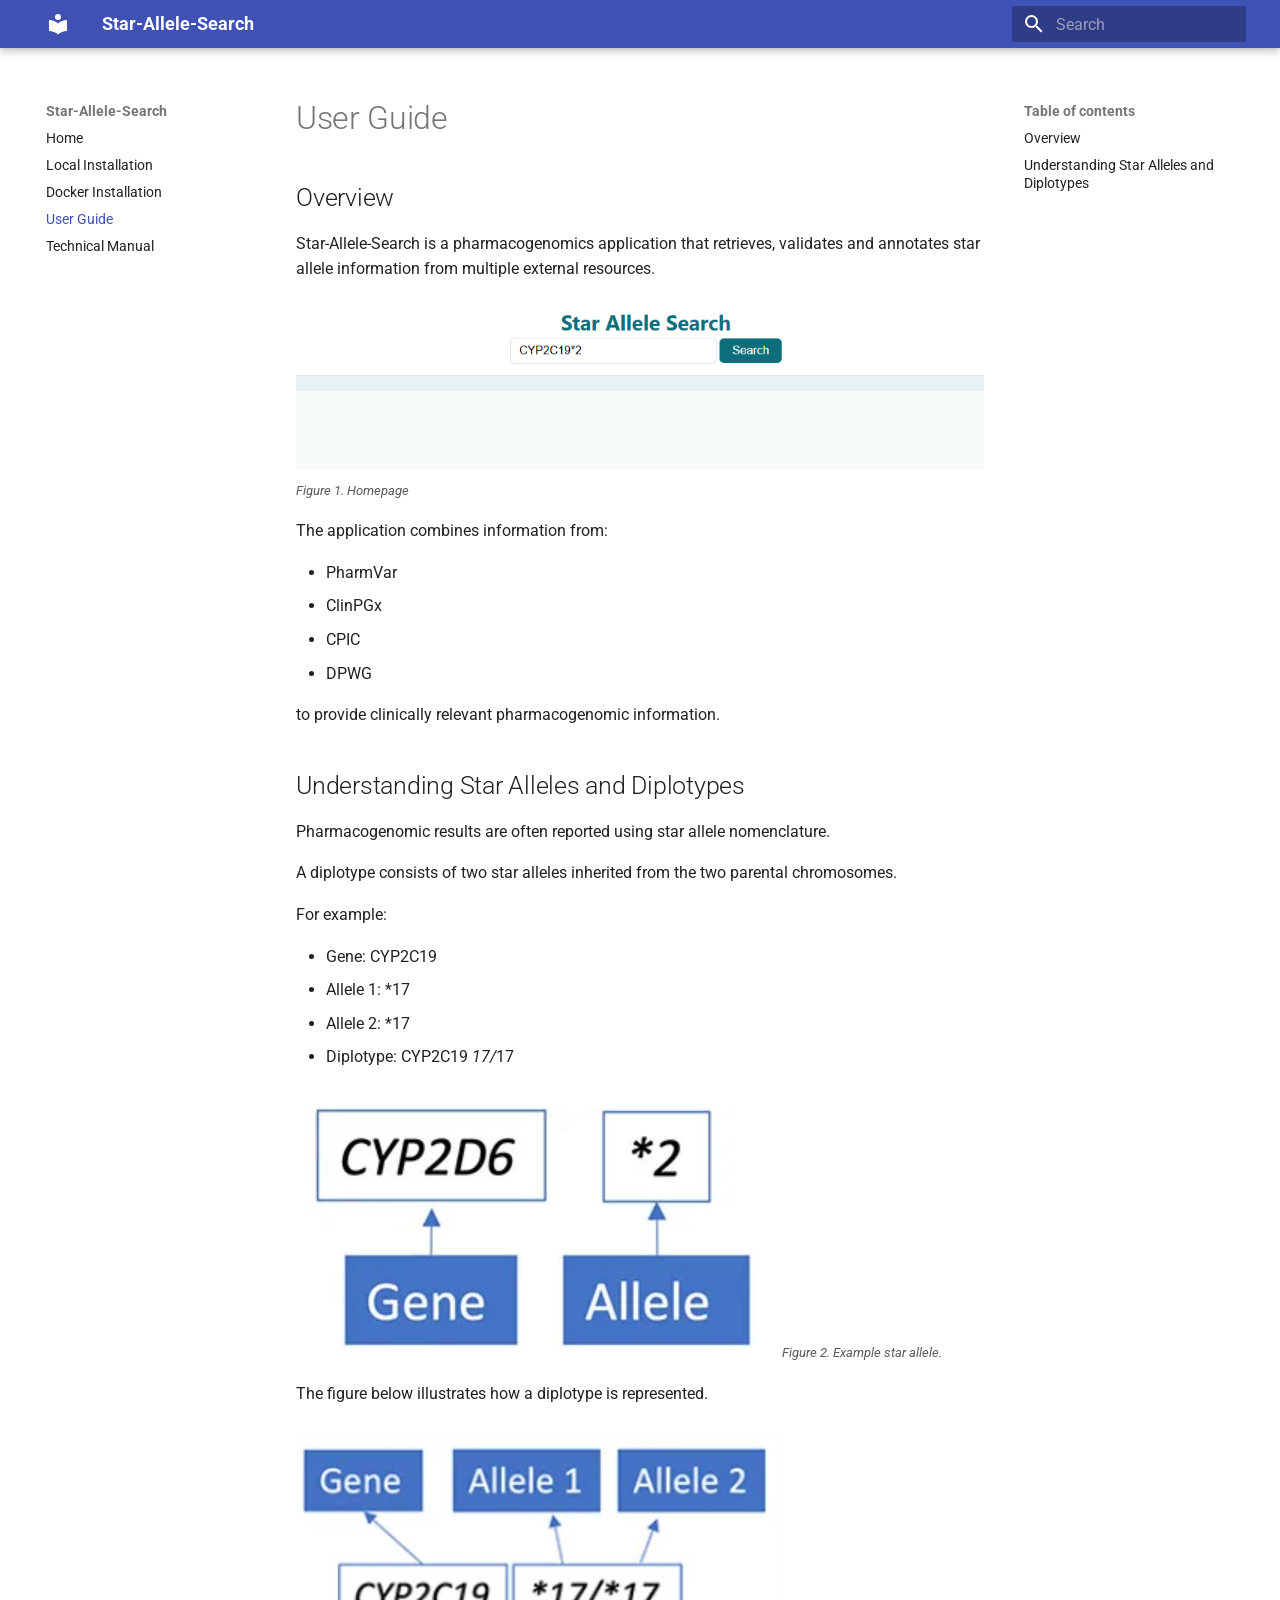
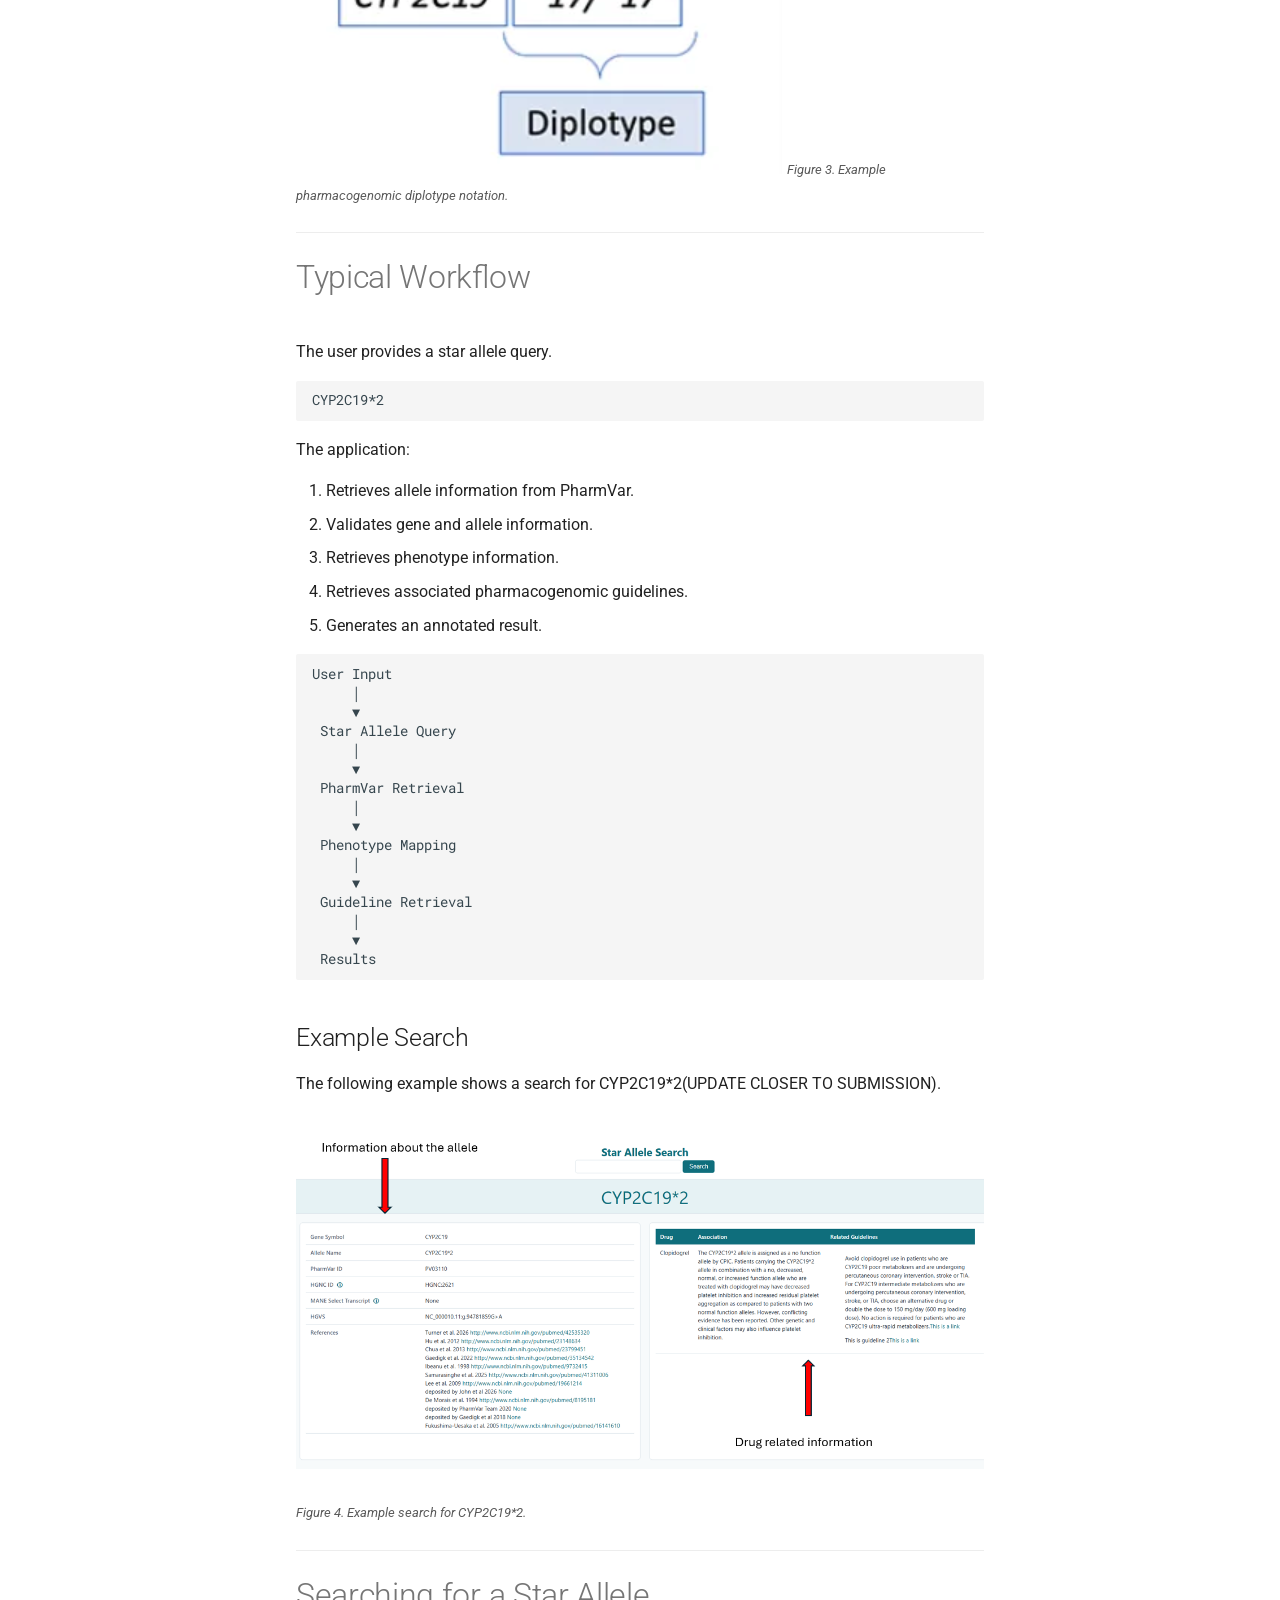
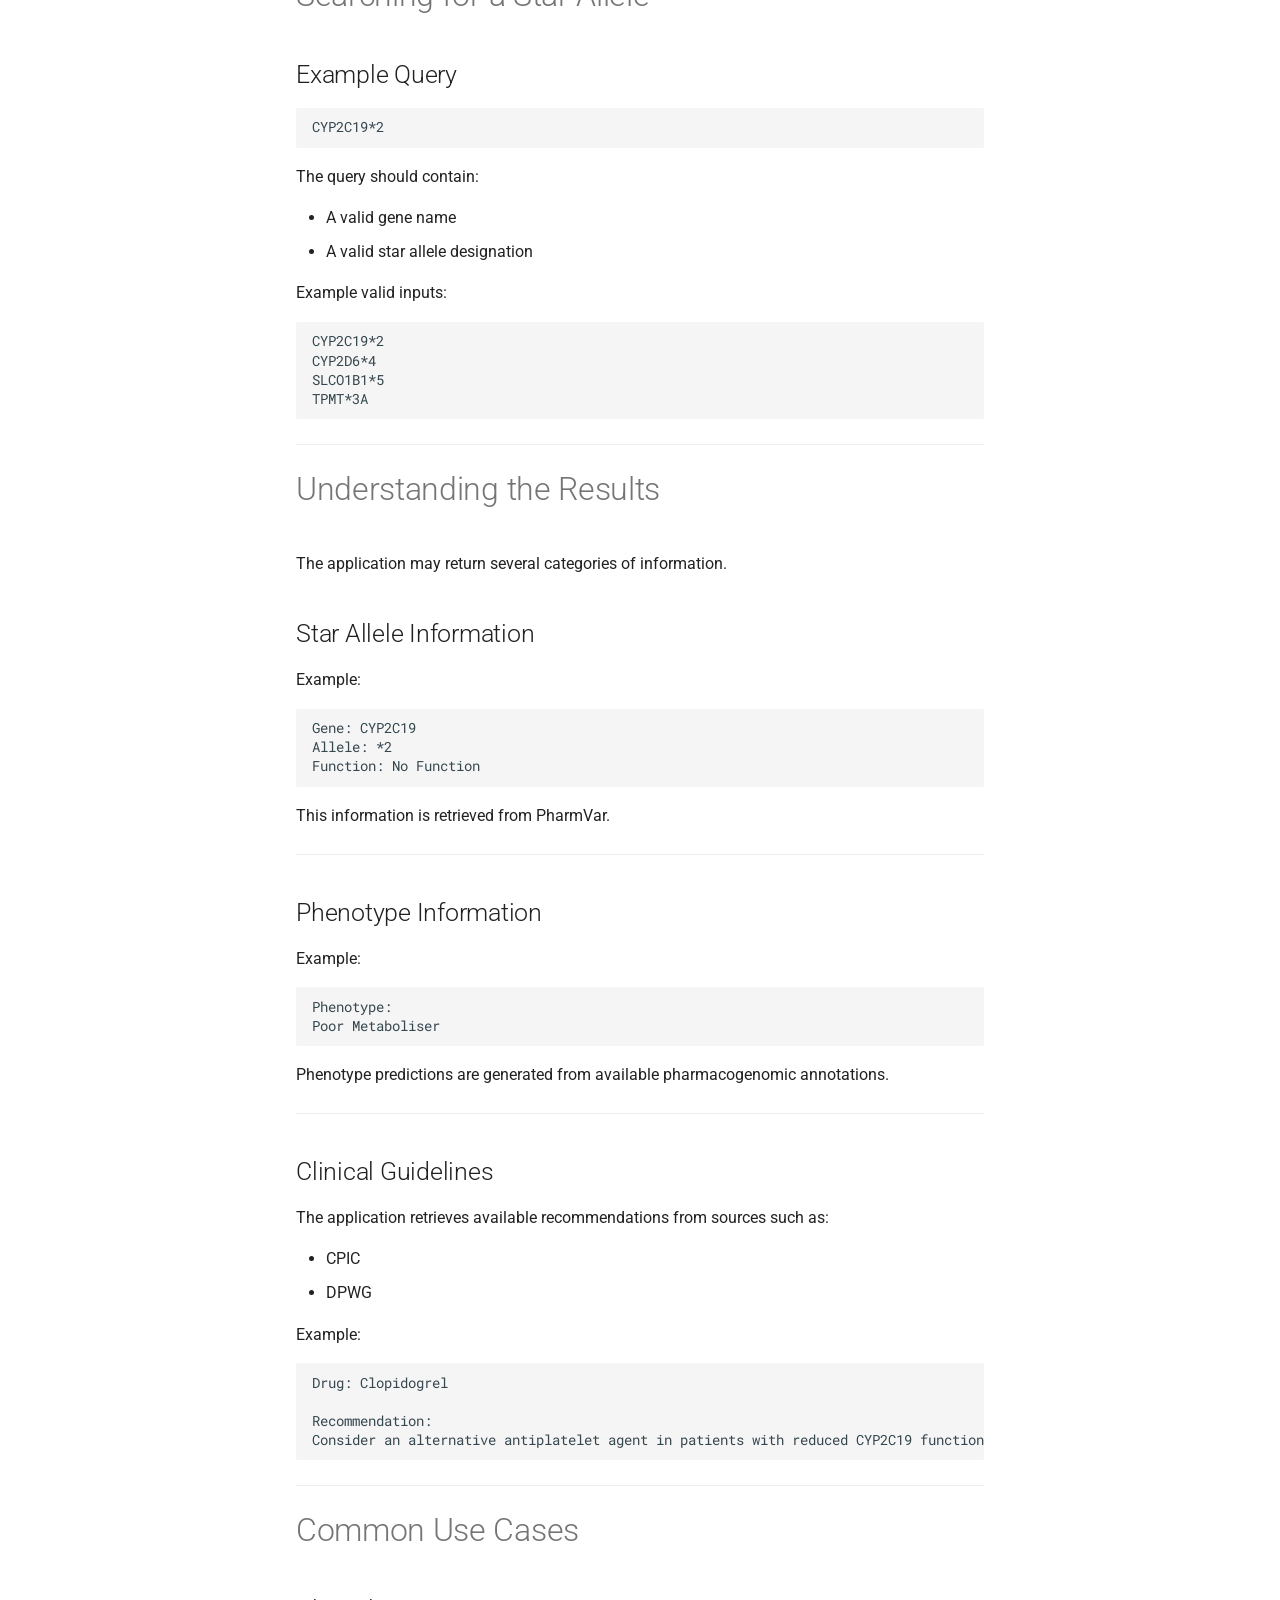
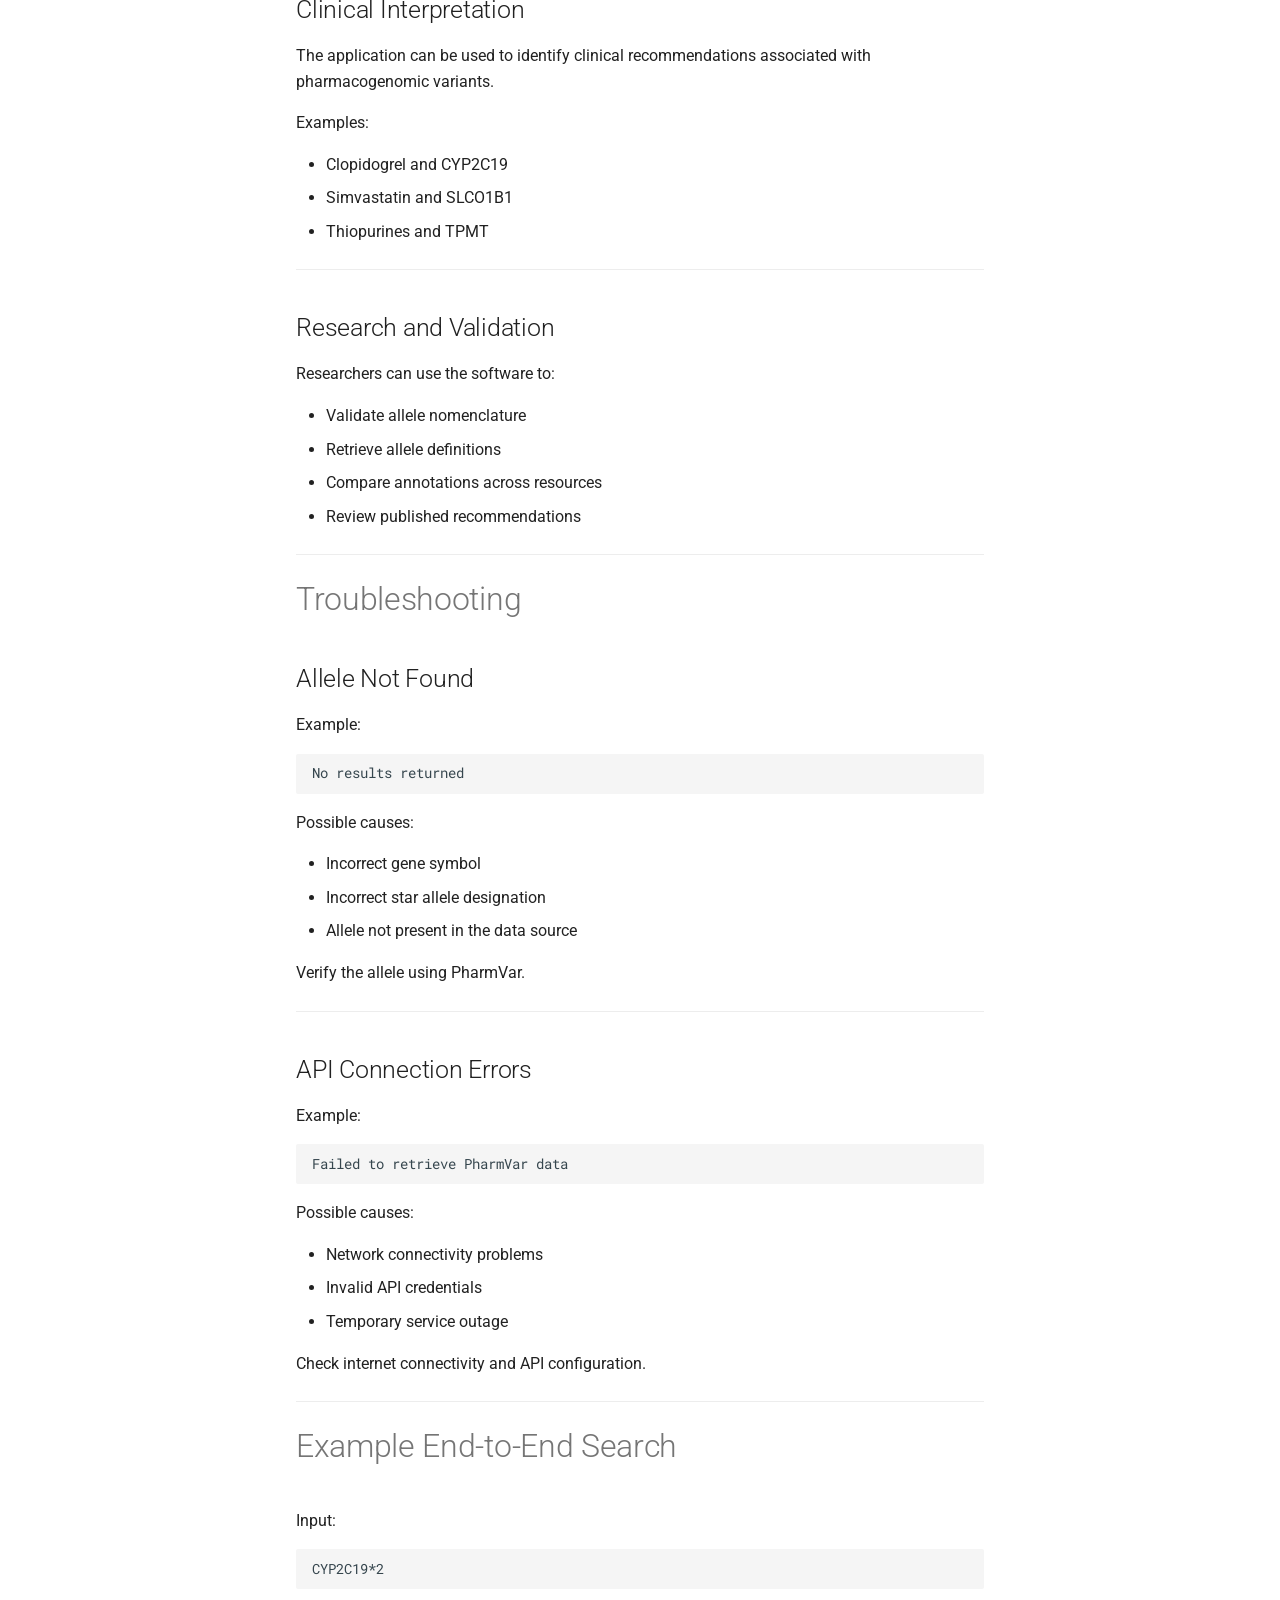
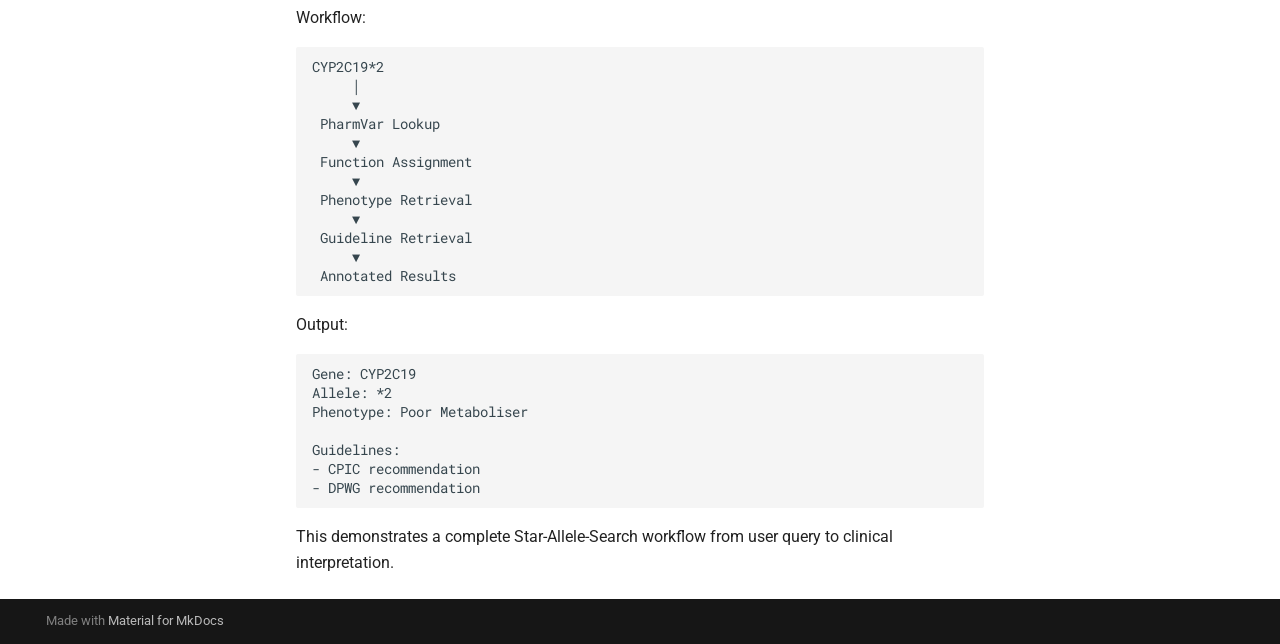
<file: sas-docs/site/user-guide/index.html>
<!doctype html>
<html lang="en" class="no-js">
  <head>
    
      <meta charset="utf-8">
      <meta name="viewport" content="width=device-width,initial-scale=1">
      
        <meta name="description" content="Search and annotate pharmacogenomic star alleles">
      
      
      
      
        <link rel="prev" href="../docker_installation/">
      
      
        <link rel="next" href="../technical-manual/">
      
      
        
      
      
      <link rel="icon" href="../assets/images/favicon.png">
      <meta name="generator" content="mkdocs-1.6.1, mkdocs-material-9.8.1">
    
    
      
        <title>User Guide - Star-Allele-Search</title>
      
    
    
      <link rel="stylesheet" href="../assets/stylesheets/main.57a0d79d.min.css">
      
      


    
    
      
    
    
      
        
        
        <link rel="preconnect" href="https://fonts.gstatic.com" crossorigin>
        <link rel="stylesheet" href="https://fonts.googleapis.com/css?family=Roboto:300,300i,400,400i,700,700i%7CRoboto+Mono:400,400i,700,700i&display=fallback">
        <style>:root{--md-text-font:"Roboto";--md-code-font:"Roboto Mono"}</style>
      
    
    
    <script>__md_scope=new URL("..",location),__md_hash=e=>[...e].reduce(((e,_)=>(e<<5)-e+_.charCodeAt(0)),0),__md_get=(e,_=localStorage,t=__md_scope)=>JSON.parse(_.getItem(t.pathname+"."+e)),__md_set=(e,_,t=localStorage,a=__md_scope)=>{try{t.setItem(a.pathname+"."+e,JSON.stringify(_))}catch(e){}}</script>
    
      

    
    
  </head>
  
  
    <body dir="ltr">
  
    
    <input class="md-toggle" data-md-toggle="drawer" type="checkbox" id="__drawer" autocomplete="off">
    <input class="md-toggle" data-md-toggle="search" type="checkbox" id="__search" autocomplete="off">
    <label class="md-overlay" for="__drawer"></label>
    <div data-md-component="skip">
      
        
        <a href="#user-guide" class="md-skip">
          Skip to content
        </a>
      
    </div>
    <div data-md-component="announce">
      
    </div>
    
    
      

  

<header class="md-header md-header--shadow" data-md-component="header">
  <nav class="md-header__inner md-grid" aria-label="Header">
    <a href=".." title="Star-Allele-Search" class="md-header__button md-logo" aria-label="Star-Allele-Search" data-md-component="logo">
      
  
  <svg xmlns="http://www.w3.org/2000/svg" viewBox="0 0 24 24"><path d="M12 8a3 3 0 0 0 3-3 3 3 0 0 0-3-3 3 3 0 0 0-3 3 3 3 0 0 0 3 3m0 3.54C9.64 9.35 6.5 8 3 8v11c3.5 0 6.64 1.35 9 3.54 2.36-2.19 5.5-3.54 9-3.54V8c-3.5 0-6.64 1.35-9 3.54"/></svg>

    </a>
    <label class="md-header__button md-icon" for="__drawer">
      
      <svg xmlns="http://www.w3.org/2000/svg" viewBox="0 0 24 24"><path d="M3 6h18v2H3zm0 5h18v2H3zm0 5h18v2H3z"/></svg>
    </label>
    <div class="md-header__title" data-md-component="header-title">
      <div class="md-header__ellipsis">
        <div class="md-header__topic">
          <span class="md-ellipsis">
            Star-Allele-Search
          </span>
        </div>
        <div class="md-header__topic" data-md-component="header-topic">
          <span class="md-ellipsis">
            
              User Guide
            
          </span>
        </div>
      </div>
    </div>
    
    
      <script>var palette=__md_get("__palette");if(palette&&palette.color){if("(prefers-color-scheme)"===palette.color.media){var media=matchMedia("(prefers-color-scheme: light)"),input=document.querySelector(media.matches?"[data-md-color-media='(prefers-color-scheme: light)']":"[data-md-color-media='(prefers-color-scheme: dark)']");palette.color.media=input.getAttribute("data-md-color-media"),palette.color.scheme=input.getAttribute("data-md-color-scheme"),palette.color.primary=input.getAttribute("data-md-color-primary"),palette.color.accent=input.getAttribute("data-md-color-accent")}for(var[key,value]of Object.entries(palette.color))document.body.setAttribute("data-md-color-"+key,value)}</script>
    
    
    
      
      
        <label class="md-header__button md-icon" for="__search">
          
          <svg xmlns="http://www.w3.org/2000/svg" viewBox="0 0 24 24"><path d="M9.5 3A6.5 6.5 0 0 1 16 9.5c0 1.61-.59 3.09-1.56 4.23l.27.27h.79l5 5-1.5 1.5-5-5v-.79l-.27-.27A6.52 6.52 0 0 1 9.5 16 6.5 6.5 0 0 1 3 9.5 6.5 6.5 0 0 1 9.5 3m0 2C7 5 5 7 5 9.5S7 14 9.5 14 14 12 14 9.5 12 5 9.5 5"/></svg>
        </label>
        <div class="md-search" data-md-component="search" role="dialog">
  <label class="md-search__overlay" for="__search"></label>
  <div class="md-search__inner" role="search">
    <form class="md-search__form" name="search">
      <input type="text" class="md-search__input" name="query" aria-label="Search" placeholder="Search" autocapitalize="off" autocorrect="off" autocomplete="off" spellcheck="false" data-md-component="search-query" required>
      <label class="md-search__icon md-icon" for="__search">
        
        <svg xmlns="http://www.w3.org/2000/svg" viewBox="0 0 24 24"><path d="M9.5 3A6.5 6.5 0 0 1 16 9.5c0 1.61-.59 3.09-1.56 4.23l.27.27h.79l5 5-1.5 1.5-5-5v-.79l-.27-.27A6.52 6.52 0 0 1 9.5 16 6.5 6.5 0 0 1 3 9.5 6.5 6.5 0 0 1 9.5 3m0 2C7 5 5 7 5 9.5S7 14 9.5 14 14 12 14 9.5 12 5 9.5 5"/></svg>
        
        <svg xmlns="http://www.w3.org/2000/svg" viewBox="0 0 24 24"><path d="M20 11v2H8l5.5 5.5-1.42 1.42L4.16 12l7.92-7.92L13.5 5.5 8 11z"/></svg>
      </label>
      <nav class="md-search__options" aria-label="Search">
        
        <button type="reset" class="md-search__icon md-icon" title="Clear" aria-label="Clear" tabindex="-1">
          
          <svg xmlns="http://www.w3.org/2000/svg" viewBox="0 0 24 24"><path d="M19 6.41 17.59 5 12 10.59 6.41 5 5 6.41 10.59 12 5 17.59 6.41 19 12 13.41 17.59 19 19 17.59 13.41 12z"/></svg>
        </button>
      </nav>
      
    </form>
    <div class="md-search__output">
      <div class="md-search__scrollwrap" tabindex="0" data-md-scrollfix>
        <div class="md-search-result" data-md-component="search-result">
          <div class="md-search-result__meta">
            Initializing search
          </div>
          <ol class="md-search-result__list" role="presentation"></ol>
        </div>
      </div>
    </div>
  </div>
</div>
      
    
    
  </nav>
  
</header>
    
    <div class="md-container" data-md-component="container">
      
      
        
          
        
      
      <main class="md-main" data-md-component="main">
        <div class="md-main__inner md-grid">
          
            
              
              <div class="md-sidebar md-sidebar--primary" data-md-component="sidebar" data-md-type="navigation" >
                <div class="md-sidebar__scrollwrap">
                  <div class="md-sidebar__inner">
                    



<nav class="md-nav md-nav--primary" aria-label="Navigation" data-md-level="0">
  <label class="md-nav__title" for="__drawer">
    <a href=".." title="Star-Allele-Search" class="md-nav__button md-logo" aria-label="Star-Allele-Search" data-md-component="logo">
      
  
  <svg xmlns="http://www.w3.org/2000/svg" viewBox="0 0 24 24"><path d="M12 8a3 3 0 0 0 3-3 3 3 0 0 0-3-3 3 3 0 0 0-3 3 3 3 0 0 0 3 3m0 3.54C9.64 9.35 6.5 8 3 8v11c3.5 0 6.64 1.35 9 3.54 2.36-2.19 5.5-3.54 9-3.54V8c-3.5 0-6.64 1.35-9 3.54"/></svg>

    </a>
    Star-Allele-Search
  </label>
  
  <ul class="md-nav__list" data-md-scrollfix>
    
      
      
  
  
  
  
    <li class="md-nav__item">
      <a href=".." class="md-nav__link">
        
  
  
  <span class="md-ellipsis">
    
  
    Home
  

    
  </span>
  
  

      </a>
    </li>
  

    
      
      
  
  
  
  
    <li class="md-nav__item">
      <a href="../local_installation/" class="md-nav__link">
        
  
  
  <span class="md-ellipsis">
    
  
    Local Installation
  

    
  </span>
  
  

      </a>
    </li>
  

    
      
      
  
  
  
  
    <li class="md-nav__item">
      <a href="../docker_installation/" class="md-nav__link">
        
  
  
  <span class="md-ellipsis">
    
  
    Docker Installation
  

    
  </span>
  
  

      </a>
    </li>
  

    
      
      
  
  
    
  
  
  
    <li class="md-nav__item md-nav__item--active">
      
      <input class="md-nav__toggle md-toggle" type="checkbox" id="__toc">
      
      
        
      
      
        <label class="md-nav__link md-nav__link--active" for="__toc">
          
  
  
  <span class="md-ellipsis">
    
  
    User Guide
  

    
  </span>
  
  

          <span class="md-nav__icon md-icon"></span>
        </label>
      
      <a href="./" class="md-nav__link md-nav__link--active">
        
  
  
  <span class="md-ellipsis">
    
  
    User Guide
  

    
  </span>
  
  

      </a>
      
        

<nav class="md-nav md-nav--secondary" aria-label="Table of contents">
  
  
  
    
  
  
    <label class="md-nav__title" for="__toc">
      <span class="md-nav__icon md-icon"></span>
      Table of contents
    </label>
    <ul class="md-nav__list" data-md-component="toc" data-md-scrollfix>
      
        <li class="md-nav__item">
  <a href="#overview" class="md-nav__link">
    <span class="md-ellipsis">
      
        Overview
      
    </span>
  </a>
  
</li>
      
        <li class="md-nav__item">
  <a href="#understanding-star-alleles-and-diplotypes" class="md-nav__link">
    <span class="md-ellipsis">
      
        Understanding Star Alleles and Diplotypes
      
    </span>
  </a>
  
</li>
      
    </ul>
  
</nav>
      
    </li>
  

    
      
      
  
  
  
  
    <li class="md-nav__item">
      <a href="../technical-manual/" class="md-nav__link">
        
  
  
  <span class="md-ellipsis">
    
  
    Technical Manual
  

    
  </span>
  
  

      </a>
    </li>
  

    
  </ul>
</nav>
                  </div>
                </div>
              </div>
            
            
              
              <div class="md-sidebar md-sidebar--secondary" data-md-component="sidebar" data-md-type="toc" >
                <div class="md-sidebar__scrollwrap">
                  <div class="md-sidebar__inner">
                    

<nav class="md-nav md-nav--secondary" aria-label="Table of contents">
  
  
  
    
  
  
    <label class="md-nav__title" for="__toc">
      <span class="md-nav__icon md-icon"></span>
      Table of contents
    </label>
    <ul class="md-nav__list" data-md-component="toc" data-md-scrollfix>
      
        <li class="md-nav__item">
  <a href="#overview" class="md-nav__link">
    <span class="md-ellipsis">
      
        Overview
      
    </span>
  </a>
  
</li>
      
        <li class="md-nav__item">
  <a href="#understanding-star-alleles-and-diplotypes" class="md-nav__link">
    <span class="md-ellipsis">
      
        Understanding Star Alleles and Diplotypes
      
    </span>
  </a>
  
</li>
      
    </ul>
  
</nav>
                  </div>
                </div>
              </div>
            
          
          
            <div class="md-content" data-md-component="content">
              
              <article class="md-content__inner md-typeset">
                
                  



<h1 id="user-guide">User Guide</h1>
<h2 id="overview">Overview</h2>
<p>Star-Allele-Search is a pharmacogenomics application that retrieves, validates and annotates star allele information from multiple external resources.</p>
<p><img alt="Search page" src="../images/search_page.png" />
<small><em>Figure 1. Homepage</small></em></p>
<p>The application combines information from:</p>
<ul>
<li>PharmVar</li>
<li>ClinPGx</li>
<li>CPIC</li>
<li>DPWG</li>
</ul>
<p>to provide clinically relevant pharmacogenomic information.</p>
<h2 id="understanding-star-alleles-and-diplotypes">Understanding Star Alleles and Diplotypes</h2>
<p>Pharmacogenomic results are often reported using star allele nomenclature.</p>
<p>A diplotype consists of two star alleles inherited from the two parental chromosomes.</p>
<p>For example:</p>
<ul>
<li>Gene: CYP2C19</li>
<li>Allele 1: *17</li>
<li>Allele 2: *17</li>
<li>Diplotype: CYP2C19 <em>17/</em>17</li>
</ul>
<p><img alt="Search Example" src="../images/star_allele_example_1.png" />
<small><em>Figure 2. Example star allele.</small></em></p>
<p>The figure below illustrates how a diplotype is represented.</p>
<p><img alt="Search Example" src="../images/star_allele_diplotype.png" />
<small><em>Figure 3. Example pharmacogenomic diplotype notation.</small></em></p>
<hr />
<h1 id="typical-workflow">Typical Workflow</h1>
<p>The user provides a star allele query.</p>
<pre><code class="language-text">CYP2C19*2
</code></pre>
<p>The application:</p>
<ol>
<li>Retrieves allele information from PharmVar.</li>
<li>Validates gene and allele information.</li>
<li>Retrieves phenotype information.</li>
<li>Retrieves associated pharmacogenomic guidelines.</li>
<li>Generates an annotated result.</li>
</ol>
<pre><code class="language-text">User Input
     │
     ▼
 Star Allele Query
     │
     ▼
 PharmVar Retrieval
     │
     ▼
 Phenotype Mapping
     │
     ▼
 Guideline Retrieval
     │
     ▼
 Results
</code></pre>
<h2 id="example-search">Example Search</h2>
<p>The following example shows a search for CYP2C19*2(UPDATE CLOSER TO SUBMISSION).</p>
<p><img alt="Search Example" src="../images/search_result.png" />
<small><em>Figure 4. Example search for CYP2C19*2.</em></small></p>
<hr />
<h1 id="searching-for-a-star-allele">Searching for a Star Allele</h1>
<h2 id="example-query">Example Query</h2>
<pre><code class="language-text">CYP2C19*2
</code></pre>
<p>The query should contain:</p>
<ul>
<li>A valid gene name</li>
<li>A valid star allele designation</li>
</ul>
<p>Example valid inputs:</p>
<pre><code class="language-text">CYP2C19*2
CYP2D6*4
SLCO1B1*5
TPMT*3A
</code></pre>
<hr />
<h1 id="understanding-the-results">Understanding the Results</h1>
<p>The application may return several categories of information.</p>
<h2 id="star-allele-information">Star Allele Information</h2>
<p>Example:</p>
<pre><code class="language-text">Gene: CYP2C19
Allele: *2
Function: No Function
</code></pre>
<p>This information is retrieved from PharmVar.</p>
<hr />
<h2 id="phenotype-information">Phenotype Information</h2>
<p>Example:</p>
<pre><code class="language-text">Phenotype:
Poor Metaboliser
</code></pre>
<p>Phenotype predictions are generated from available pharmacogenomic annotations.</p>
<hr />
<h2 id="clinical-guidelines">Clinical Guidelines</h2>
<p>The application retrieves available recommendations from sources such as:</p>
<ul>
<li>CPIC</li>
<li>DPWG</li>
</ul>
<p>Example:</p>
<pre><code class="language-text">Drug: Clopidogrel

Recommendation:
Consider an alternative antiplatelet agent in patients with reduced CYP2C19 function.
</code></pre>
<hr />
<h1 id="common-use-cases">Common Use Cases</h1>
<h2 id="clinical-interpretation">Clinical Interpretation</h2>
<p>The application can be used to identify clinical recommendations associated with pharmacogenomic variants.</p>
<p>Examples:</p>
<ul>
<li>Clopidogrel and CYP2C19</li>
<li>Simvastatin and SLCO1B1</li>
<li>Thiopurines and TPMT</li>
</ul>
<hr />
<h2 id="research-and-validation">Research and Validation</h2>
<p>Researchers can use the software to:</p>
<ul>
<li>Validate allele nomenclature</li>
<li>Retrieve allele definitions</li>
<li>Compare annotations across resources</li>
<li>Review published recommendations</li>
</ul>
<hr />
<h1 id="troubleshooting">Troubleshooting</h1>
<h2 id="allele-not-found">Allele Not Found</h2>
<p>Example:</p>
<pre><code class="language-text">No results returned
</code></pre>
<p>Possible causes:</p>
<ul>
<li>Incorrect gene symbol</li>
<li>Incorrect star allele designation</li>
<li>Allele not present in the data source</li>
</ul>
<p>Verify the allele using PharmVar.</p>
<hr />
<h2 id="api-connection-errors">API Connection Errors</h2>
<p>Example:</p>
<pre><code class="language-text">Failed to retrieve PharmVar data
</code></pre>
<p>Possible causes:</p>
<ul>
<li>Network connectivity problems</li>
<li>Invalid API credentials</li>
<li>Temporary service outage</li>
</ul>
<p>Check internet connectivity and API configuration.</p>
<hr />
<h1 id="example-end-to-end-search">Example End-to-End Search</h1>
<p>Input:</p>
<pre><code class="language-text">CYP2C19*2
</code></pre>
<p>Workflow:</p>
<pre><code class="language-text">CYP2C19*2
     │
     ▼
 PharmVar Lookup
     ▼
 Function Assignment
     ▼
 Phenotype Retrieval
     ▼
 Guideline Retrieval
     ▼
 Annotated Results
</code></pre>
<p>Output:</p>
<pre><code class="language-text">Gene: CYP2C19
Allele: *2
Phenotype: Poor Metaboliser

Guidelines:
- CPIC recommendation
- DPWG recommendation
</code></pre>
<p>This demonstrates a complete Star-Allele-Search workflow from user query to clinical interpretation.</p>












                
              </article>
            </div>
          
          
<script>var target=document.getElementById(location.hash.slice(1));target&&target.name&&(target.checked=target.name.startsWith("__tabbed_"))</script>
        </div>
        
      </main>
      
        <footer class="md-footer">
  
  <div class="md-footer-meta md-typeset">
    <div class="md-footer-meta__inner md-grid">
      <div class="md-copyright">
  
  
    Made with
    <a href="https://squidfunk.github.io/mkdocs-material/" target="_blank" rel="noopener">
      Material for MkDocs
    </a>
  
</div>
      
    </div>
  </div>
</footer>
      
    </div>
    <div class="md-dialog" data-md-component="dialog">
      <div class="md-dialog__inner md-typeset"></div>
    </div>
    
    
    
      
      
      <script id="__config" type="application/json">{"annotate": null, "base": "..", "features": [], "search": "../assets/javascripts/workers/search.a7633da7.min.js", "tags": null, "translations": {"clipboard.copied": "Copied to clipboard", "clipboard.copy": "Copy to clipboard", "search.result.more.one": "1 more on this page", "search.result.more.other": "# more on this page", "search.result.none": "No matching documents", "search.result.one": "1 matching document", "search.result.other": "# matching documents", "search.result.placeholder": "Type to start searching", "search.result.term.missing": "Missing", "select.version": "Select version"}, "version": null}</script>
    
    
      <script src="../assets/javascripts/bundle.a5f9d56c.min.js"></script>
      
    
  </body>
</html>
</file>
<file: sas-docs/site/assets/stylesheets/main.57a0d79d.min.css>
@charset "UTF-8";html{box-sizing:border-box;-webkit-text-size-adjust:none;-moz-text-size-adjust:none;text-size-adjust:none}*,:after,:before{box-sizing:inherit}@media(prefers-reduced-motion){*,:after,:before{transition:none!important}}body{margin:0;-webkit-font-smoothing:antialiased;-moz-osx-font-smoothing:grayscale;--md-text-font-family:var(--md-text-font, _),
    -apple-system, BlinkMacSystemFont, Helvetica, Arial, sans-serif;--md-code-font-family:var(--md-code-font, _),
    SFMono-Regular, Consolas, Menlo, monospace}.md-typeset code:not(.focus-visible),a,button,input,label{-webkit-tap-highlight-color:transparent}a{color:inherit;text-decoration:none}hr{box-sizing:initial;display:block;height:.05rem;padding:0;overflow:visible;border:0}small{font-size:80%}sub,sup{line-height:1em}img{border-style:none}table{border-spacing:0;border-collapse:initial}td,th{font-weight:400;vertical-align:top}button{padding:0;margin:0;font-family:inherit;font-size:inherit;background:#0000;border:0}input{border:0;outline:none}:root{--md-primary-fg-color:#4051b5;--md-primary-fg-color--light:#5d6cc0;--md-primary-fg-color--dark:#303fa1;--md-primary-bg-color:#fff;--md-primary-bg-color--light:#ffffffb3;--md-accent-fg-color:#526cfe;--md-accent-fg-color--transparent:#526cfe1a;--md-accent-bg-color:#fff;--md-accent-bg-color--light:#ffffffb3;--md-typeset-table-sort-icon:url("data:image/svg+xml;charset=utf-8,<svg xmlns='http://www.w3.org/2000/svg' viewBox='0 0 24 24'><path d='m18 21-4-4h3V7h-3l4-4 4 4h-3v10h3M2 19v-2h10v2M2 13v-2h7v2M2 7V5h4v2z'/></svg>");--md-typeset-table-sort-icon--asc:url("data:image/svg+xml;charset=utf-8,<svg xmlns='http://www.w3.org/2000/svg' viewBox='0 0 24 24'><path d='M19 17h3l-4 4-4-4h3V3h2M2 17h10v2H2M6 5v2H2V5m0 6h7v2H2z'/></svg>");--md-typeset-table-sort-icon--desc:url("data:image/svg+xml;charset=utf-8,<svg xmlns='http://www.w3.org/2000/svg' viewBox='0 0 24 24'><path d='M19 7h3l-4-4-4 4h3v14h2M2 17h10v2H2M6 5v2H2V5m0 6h7v2H2z'/></svg>")}[data-md-color-scheme=default]{color-scheme:light}[data-md-color-scheme=default] img[src$="#gh-dark-mode-only"],[data-md-color-scheme=default] img[src$="#only-dark"]{display:none}:root,[data-md-color-scheme=default]{--md-hue:225deg;--md-default-fg-color:#000000de;--md-default-fg-color--light:#0000008a;--md-default-fg-color--lighter:#00000052;--md-default-fg-color--lightest:#00000012;--md-default-bg-color:#fff;--md-default-bg-color--light:#ffffffb3;--md-default-bg-color--lighter:#ffffff4d;--md-default-bg-color--lightest:#ffffff1f;--md-code-fg-color:#36464e;--md-code-bg-color:#f5f5f5;--md-code-bg-color--light:#f5f5f5b3;--md-code-bg-color--lighter:#f5f5f54d;--md-code-hl-color:#4287ff;--md-code-hl-color--light:#4287ff1a;--md-code-hl-number-color:#d52a2a;--md-code-hl-special-color:#db1457;--md-code-hl-function-color:#a846b9;--md-code-hl-constant-color:#6e59d9;--md-code-hl-keyword-color:#3f6ec6;--md-code-hl-string-color:#1c7d4d;--md-code-hl-name-color:var(--md-code-fg-color);--md-code-hl-operator-color:var(--md-default-fg-color--light);--md-code-hl-punctuation-color:var(--md-default-fg-color--light);--md-code-hl-comment-color:var(--md-default-fg-color--light);--md-code-hl-generic-color:var(--md-default-fg-color--light);--md-code-hl-variable-color:var(--md-default-fg-color--light);--md-typeset-color:var(--md-default-fg-color);--md-typeset-a-color:var(--md-primary-fg-color);--md-typeset-del-color:#f5503d26;--md-typeset-ins-color:#0bd57026;--md-typeset-kbd-color:#fafafa;--md-typeset-kbd-accent-color:#fff;--md-typeset-kbd-border-color:#b8b8b8;--md-typeset-mark-color:#ffff0080;--md-typeset-table-color:#0000001f;--md-typeset-table-color--light:#00000009;--md-admonition-fg-color:var(--md-default-fg-color);--md-admonition-bg-color:var(--md-default-bg-color);--md-warning-fg-color:#000000de;--md-warning-bg-color:#ff9;--md-footer-fg-color:#fff;--md-footer-fg-color--light:#ffffffb3;--md-footer-fg-color--lighter:#ffffff73;--md-footer-bg-color:#000000de;--md-footer-bg-color--dark:#00000052;--md-shadow-z1:0 0.2rem 0.5rem #0000000d,
    0 0 0.05rem #0000001a;--md-shadow-z2:0 0.2rem 0.5rem #0000001a,
    0 0 0.05rem #00000040;--md-shadow-z3:0 0.2rem 0.5rem #0003,
    0 0 0.05rem #00000059}.md-icon svg{display:block;width:1.2rem;height:1.2rem;fill:currentcolor}aside,body,input{font-family:var(--md-text-font-family);font-feature-settings:"kern","liga";color:var(--md-typeset-color)}code,kbd,pre{font-family:var(--md-code-font-family);font-feature-settings:"kern"}.md-typeset{font-size:.8rem;line-height:1.6;overflow-wrap:break-word;-webkit-print-color-adjust:exact;color-adjust:exact}@media print{.md-typeset{font-size:.68rem}.md-typeset code,.md-typeset kbd,.md-typeset pre{white-space:pre-wrap}}.md-typeset blockquote,.md-typeset dl,.md-typeset figure,.md-typeset ol,.md-typeset pre,.md-typeset ul{margin-top:1em;margin-bottom:1em}.md-typeset h1{margin:0 0 1.25em;font-size:2em;line-height:1.3;color:var(--md-default-fg-color--light)}.md-typeset h1,.md-typeset h2{font-weight:300;letter-spacing:-.01em}.md-typeset h2{margin:1.6em 0 .64em;font-size:1.5625em;line-height:1.4}.md-typeset h3{margin:1.6em 0 .8em;font-size:1.25em;font-weight:400;line-height:1.5;letter-spacing:-.01em}.md-typeset h2+h3{margin-top:.8em}.md-typeset h4{margin:1em 0;font-weight:700;letter-spacing:-.01em}.md-typeset h5,.md-typeset h6{margin:1.25em 0;font-size:.8em;font-weight:700;color:var(--md-default-fg-color--light);letter-spacing:-.01em}.md-typeset h5{text-transform:uppercase}.md-typeset h5 code{text-transform:none}.md-typeset hr{display:flow-root;margin:1.5em 0;border-bottom:.05rem solid var(--md-default-fg-color--lightest)}.md-typeset a{color:var(--md-typeset-a-color);word-break:break-word}.md-typeset a,.md-typeset a:before{transition:color 125ms}.md-typeset a:focus,.md-typeset a:hover{color:var(--md-accent-fg-color)}.md-typeset a:focus code,.md-typeset a:hover code{color:var(--md-accent-fg-color);background-color:var(--md-accent-fg-color--transparent)}.md-typeset a code{color:var(--md-typeset-a-color)}.md-typeset a.focus-visible{outline-color:var(--md-accent-fg-color);outline-offset:.2rem}.md-typeset code,.md-typeset kbd,.md-typeset pre{font-variant-ligatures:none;color:var(--md-code-fg-color);direction:ltr;transition:background-color 125ms}.md-typeset code{padding:0 .2941176471em;font-size:.85em;word-break:break-word;background-color:var(--md-code-bg-color);border-radius:.1rem;-webkit-box-decoration-break:clone;box-decoration-break:clone;transition:color 125ms,background-color 125ms}.md-typeset code:not(.focus-visible){outline:none}.md-typeset pre{position:relative;display:flow-root;line-height:1.4}.md-typeset pre>code{display:block;padding:.7720588235em 1.1764705882em;margin:0;overflow:auto;word-break:normal;touch-action:auto;scrollbar-color:var(--md-default-fg-color--lighter) #0000;scrollbar-width:thin;outline-color:var(--md-accent-fg-color);box-shadow:none;-webkit-box-decoration-break:slice;box-decoration-break:slice}.md-typeset pre>code:hover{scrollbar-color:var(--md-accent-fg-color) #0000}.md-typeset pre>code::-webkit-scrollbar{width:.2rem;height:.2rem}.md-typeset pre>code::-webkit-scrollbar-thumb{background-color:var(--md-default-fg-color--lighter)}.md-typeset pre>code::-webkit-scrollbar-thumb:hover{background-color:var(--md-accent-fg-color)}.md-typeset kbd{display:inline-block;padding:0 .6666666667em;font-size:.75em;color:var(--md-default-fg-color);word-break:break-word;vertical-align:text-top;background-color:var(--md-typeset-kbd-color);border-radius:.1rem;box-shadow:0 .1rem 0 .05rem var(--md-typeset-kbd-border-color),0 .1rem 0 var(--md-typeset-kbd-border-color),0 -.1rem .2rem var(--md-typeset-kbd-accent-color) inset}.md-typeset mark{color:inherit;word-break:break-word;background-color:var(--md-typeset-mark-color);-webkit-box-decoration-break:clone;box-decoration-break:clone}.md-typeset abbr{text-decoration:none;cursor:help}.md-typeset [data-preview],.md-typeset abbr{border-bottom:.05rem dotted var(--md-default-fg-color--light)}.md-typeset small{opacity:.75}[dir=ltr] .md-typeset sub,[dir=ltr] .md-typeset sup{margin-left:.078125em}[dir=rtl] .md-typeset sub,[dir=rtl] .md-typeset sup{margin-right:.078125em}[dir=ltr] .md-typeset blockquote{padding-left:.6rem;border-left:.2rem solid var(--md-default-fg-color--lighter)}[dir=rtl] .md-typeset blockquote{padding-right:.6rem;border-right:.2rem solid var(--md-default-fg-color--lighter)}.md-typeset blockquote{margin-left:0;margin-right:0;color:var(--md-default-fg-color--light)}.md-typeset ul{list-style-type:disc}.md-typeset ul[type]{list-style-type:revert-layer}[dir=ltr] .md-typeset ol,[dir=ltr] .md-typeset ol li ol,[dir=ltr] .md-typeset ol li ul,[dir=ltr] .md-typeset ul,[dir=ltr] .md-typeset ul li ol,[dir=ltr] .md-typeset ul li ul{margin-left:.625em}[dir=rtl] .md-typeset ol,[dir=rtl] .md-typeset ol li ol,[dir=rtl] .md-typeset ol li ul,[dir=rtl] .md-typeset ul,[dir=rtl] .md-typeset ul li ol,[dir=rtl] .md-typeset ul li ul{margin-right:.625em}.md-typeset ol,.md-typeset ul{padding:0}.md-typeset ol:not([hidden]),.md-typeset ul:not([hidden]){display:flow-root}.md-typeset ol ol,.md-typeset ul ol{list-style-type:lower-alpha}.md-typeset ol ol ol,.md-typeset ul ol ol{list-style-type:lower-roman}.md-typeset ol ol ol ol,.md-typeset ul ol ol ol{list-style-type:upper-alpha}.md-typeset ol ol ol ol ol,.md-typeset ul ol ol ol ol{list-style-type:upper-roman}.md-typeset ol[type],.md-typeset ul[type]{list-style-type:revert-layer}[dir=ltr] .md-typeset ol li,[dir=ltr] .md-typeset ul li{margin-left:1.25em}[dir=rtl] .md-typeset ol li,[dir=rtl] .md-typeset ul li{margin-right:1.25em}.md-typeset ol li,.md-typeset ul li{margin-bottom:.5em}.md-typeset ol li blockquote,.md-typeset ol li p,.md-typeset ul li blockquote,.md-typeset ul li p{margin:.5em 0}.md-typeset ol li:last-child,.md-typeset ul li:last-child{margin-bottom:0}.md-typeset ol li ol,.md-typeset ol li ul,.md-typeset ul li ol,.md-typeset ul li ul{margin-top:.5em;margin-bottom:.5em}[dir=ltr] .md-typeset dd{margin-left:1.875em}[dir=rtl] .md-typeset dd{margin-right:1.875em}.md-typeset dd{margin-top:1em;margin-bottom:1.5em}.md-typeset img,.md-typeset svg,.md-typeset video{max-width:100%;height:auto}.md-typeset img[align=left]{margin:1em 1em 1em 0}.md-typeset img[align=right]{margin:1em 0 1em 1em}.md-typeset img[align]:only-child{margin-top:0}.md-typeset figure{display:flow-root;width:fit-content;max-width:100%;margin:1em auto;text-align:center}.md-typeset figure img{display:block;margin:0 auto}.md-typeset figcaption{max-width:24rem;margin:1em auto;font-style:italic}.md-typeset iframe{max-width:100%}.md-typeset table:not([class]){display:inline-block;max-width:100%;overflow:auto;font-size:.64rem;touch-action:auto;background-color:var(--md-default-bg-color);border:.05rem solid var(--md-typeset-table-color);border-radius:.1rem}@media print{.md-typeset table:not([class]){display:table}}.md-typeset table:not([class])+*{margin-top:1.5em}.md-typeset table:not([class]) td>:first-child,.md-typeset table:not([class]) th>:first-child{margin-top:0}.md-typeset table:not([class]) td>:last-child,.md-typeset table:not([class]) th>:last-child{margin-bottom:0}.md-typeset table:not([class]) td:not([align]),.md-typeset table:not([class]) th:not([align]){text-align:left}[dir=rtl] .md-typeset table:not([class]) td:not([align]),[dir=rtl] .md-typeset table:not([class]) th:not([align]){text-align:right}.md-typeset table:not([class]) th{min-width:5rem;padding:.9375em 1.25em;font-weight:700;vertical-align:top}.md-typeset table:not([class]) td{padding:.9375em 1.25em;vertical-align:top;border-top:.05rem solid var(--md-typeset-table-color)}.md-typeset table:not([class]) tbody tr{transition:background-color 125ms}.md-typeset table:not([class]) tbody tr:hover{background-color:var(--md-typeset-table-color--light);box-shadow:0 .05rem 0 var(--md-default-bg-color) inset}.md-typeset table:not([class]) a{word-break:normal}.md-typeset table th[role=columnheader]{cursor:pointer}[dir=ltr] .md-typeset table th[role=columnheader]:after{margin-left:.5em}[dir=rtl] .md-typeset table th[role=columnheader]:after{margin-right:.5em}.md-typeset table th[role=columnheader]:after{display:inline-block;width:1.2em;height:1.2em;vertical-align:text-bottom;content:"";-webkit-mask-image:var(--md-typeset-table-sort-icon);mask-image:var(--md-typeset-table-sort-icon);-webkit-mask-repeat:no-repeat;mask-repeat:no-repeat;-webkit-mask-size:contain;mask-size:contain;transition:background-color 125ms}.md-typeset table th[role=columnheader]:hover:after{background-color:var(--md-default-fg-color--lighter)}.md-typeset table th[role=columnheader][aria-sort=ascending]:after{background-color:var(--md-default-fg-color--light);-webkit-mask-image:var(--md-typeset-table-sort-icon--asc);mask-image:var(--md-typeset-table-sort-icon--asc)}.md-typeset table th[role=columnheader][aria-sort=descending]:after{background-color:var(--md-default-fg-color--light);-webkit-mask-image:var(--md-typeset-table-sort-icon--desc);mask-image:var(--md-typeset-table-sort-icon--desc)}.md-typeset__scrollwrap{margin:1em -.8rem;overflow-x:auto;touch-action:auto}.md-typeset__table{display:inline-block;padding:0 .8rem;margin-bottom:.5em}@media print{.md-typeset__table{display:block}}html .md-typeset__table table{display:table;width:100%;margin:0;overflow:hidden}@media screen and (max-width:44.984375em){.md-content__inner>pre{margin:1em -.8rem}.md-content__inner>pre code{border-radius:0}}.md-typeset .md-author{position:relative;display:block;flex-shrink:0;width:1.6rem;height:1.6rem;overflow:hidden;border-radius:100%;transition:color 125ms,transform 125ms}.md-typeset .md-author img{display:block}.md-typeset .md-author--more{font-size:.6rem;font-weight:700;line-height:1.6rem;color:var(--md-default-fg-color--lighter);text-align:center;background:var(--md-default-fg-color--lightest)}.md-typeset .md-author--long{width:2.4rem;height:2.4rem}.md-typeset a.md-author{transform:scale(1)}.md-typeset a.md-author img{filter:grayscale(100%) opacity(75%);border-radius:100%;transition:filter 125ms}.md-typeset a.md-author:focus,.md-typeset a.md-author:hover{z-index:1;transform:scale(1.1)}.md-typeset a.md-author:focus img,.md-typeset a.md-author:hover img{filter:grayscale(0)}.md-banner{overflow:auto;color:var(--md-footer-fg-color);background-color:var(--md-footer-bg-color)}@media print{.md-banner{display:none}}.md-banner--warning{color:var(--md-warning-fg-color);background-color:var(--md-warning-bg-color)}.md-banner__inner{padding:0 .8rem;margin:.6rem auto;font-size:.7rem}[dir=ltr] .md-banner__button{float:right}[dir=rtl] .md-banner__button{float:left}.md-banner__button{color:inherit;cursor:pointer;transition:opacity .25s}.no-js .md-banner__button{display:none}.md-banner__button:hover{opacity:.7}html{height:100%;overflow-x:hidden;font-size:125%}@media screen and (min-width:100em){html{font-size:137.5%}}@media screen and (min-width:125em){html{font-size:150%}}body{position:relative;display:flex;flex-direction:column;width:100%;min-height:100%;font-size:.5rem;background-color:var(--md-default-bg-color)}@media print{body{display:block}}@media screen and (max-width:59.984375em){body[data-md-scrolllock]{position:fixed}}.md-grid{max-width:61rem;margin-left:auto;margin-right:auto}.md-container{display:flex;flex-grow:1;flex-direction:column}@media print{.md-container{display:block}}.md-main{flex-grow:1}.md-main__inner{display:flex;height:100%;margin-top:1.5rem}.md-ellipsis{overflow:hidden;text-overflow:ellipsis}.md-toggle{display:none}.md-option{position:absolute;width:0;height:0;opacity:0}.md-option:checked+label:not([hidden]){display:block}.md-option.focus-visible+label{outline-style:auto;outline-color:var(--md-accent-fg-color)}.md-skip{position:fixed;z-index:-1;padding:.3rem .5rem;margin:.5rem;font-size:.64rem;color:var(--md-default-bg-color);background-color:var(--md-default-fg-color);border-radius:.1rem;outline-color:var(--md-accent-fg-color);opacity:0;transform:translateY(.4rem)}.md-skip:focus{z-index:10;opacity:1;transition:transform .25s cubic-bezier(.4,0,.2,1),opacity 175ms 75ms;transform:translateY(0)}@page{margin:25mm}:root{--md-clipboard-icon:url("data:image/svg+xml;charset=utf-8,<svg xmlns='http://www.w3.org/2000/svg' viewBox='0 0 24 24'><path d='M19 21H8V7h11m0-2H8a2 2 0 0 0-2 2v14a2 2 0 0 0 2 2h11a2 2 0 0 0 2-2V7a2 2 0 0 0-2-2m-3-4H4a2 2 0 0 0-2 2v14h2V3h12z'/></svg>");--md-code-select-icon:url("data:image/svg+xml;charset=utf-8,<svg xmlns='http://www.w3.org/2000/svg' viewBox='0 0 24 24'><path d='M19 19h-4v2h4c1.1 0 2-.9 2-2v-4h-2m0-12h-4v2h4v4h2V5c0-1.1-.9-2-2-2M5 5h4V3H5c-1.1 0-2 .9-2 2v4h2m0 6H3v4c0 1.1.9 2 2 2h4v-2H5zm2-4h2v2H7zm4 0h2v2h-2zm4 0h2v2h-2zM7 7h2v2H7zm4 0h2v2h-2zm4 0h2v2h-2zm-8 8h2v2H7zm4 0h2v2h-2zm4 0h2v2h-2z'/></svg>");--md-code-copy-icon:url("data:image/svg+xml;charset=utf-8,<svg xmlns='http://www.w3.org/2000/svg' viewBox='0 0 24 24'><path d='M19 21H8V7h11m0-2H8a2 2 0 0 0-2 2v14a2 2 0 0 0 2 2h11a2 2 0 0 0 2-2V7a2 2 0 0 0-2-2m-3-4H4a2 2 0 0 0-2 2v14h2V3h12z'/></svg>")}.md-clipboard{z-index:1;width:1.5em;height:1.5em;color:var(--md-default-fg-color--lightest);cursor:pointer;border-radius:.1rem;outline-color:var(--md-accent-fg-color);outline-offset:.1rem;transition:color .25s}@media print{.md-clipboard{display:none}}.md-clipboard:not(.focus-visible){outline:none;-webkit-tap-highlight-color:transparent}:hover>.md-clipboard{color:var(--md-default-fg-color--light)}.md-clipboard:focus,.md-clipboard:hover{color:var(--md-accent-fg-color)}.md-clipboard:after{display:block;width:1.125em;height:1.125em;margin:0 auto;content:"";background-color:currentcolor;-webkit-mask-image:var(--md-clipboard-icon);mask-image:var(--md-clipboard-icon);-webkit-mask-repeat:no-repeat;mask-repeat:no-repeat;-webkit-mask-position:center;mask-position:center;-webkit-mask-size:contain;mask-size:contain}.md-clipboard--inline{cursor:pointer}.md-clipboard--inline code{transition:color .25s,background-color .25s}.md-clipboard--inline:focus code,.md-clipboard--inline:hover code{color:var(--md-accent-fg-color);background-color:var(--md-accent-fg-color--transparent)}.md-typeset .md-code__content{display:grid}.md-code__nav{position:absolute;top:.25em;right:.25em;z-index:1;display:flex;gap:.2rem;padding:.2rem;background-color:var(--md-code-bg-color--lighter);border-radius:.1rem;transition:background-color .25s}:hover>.md-code__nav{background-color:var(--md-code-bg-color--light)}.md-code__button{display:block;width:1.5em;height:1.5em;color:var(--md-default-fg-color--lightest);cursor:pointer;outline-color:var(--md-accent-fg-color);outline-offset:.1rem;transition:color .25s}:hover>*>.md-code__button{color:var(--md-default-fg-color--light)}.md-code__button.focus-visible,.md-code__button:hover{color:var(--md-accent-fg-color)}.md-code__button--active{color:var(--md-default-fg-color)!important}.md-code__button:after{display:block;width:1.125em;height:1.125em;margin:0 auto;content:"";background-color:currentcolor;-webkit-mask-repeat:no-repeat;mask-repeat:no-repeat;-webkit-mask-position:center;mask-position:center;-webkit-mask-size:contain;mask-size:contain}.md-code__button[data-md-type=select]:after{-webkit-mask-image:var(--md-code-select-icon);mask-image:var(--md-code-select-icon)}.md-code__button[data-md-type=copy]:after{-webkit-mask-image:var(--md-code-copy-icon);mask-image:var(--md-code-copy-icon)}@keyframes consent{0%{opacity:0;transform:translateY(100%)}to{opacity:1;transform:translateY(0)}}@keyframes overlay{0%{opacity:0}to{opacity:1}}.md-consent__overlay{position:fixed;top:0;z-index:5;width:100%;height:100%;background-color:#0000008a;-webkit-backdrop-filter:blur(.1rem);backdrop-filter:blur(.1rem);opacity:1;animation:overlay .25s both}.md-consent__inner{position:fixed;bottom:0;z-index:5;width:100%;max-height:100%;padding:0;overflow:auto;background-color:var(--md-default-bg-color);border:0;border-radius:.1rem;box-shadow:0 0 .2rem #0000001a,0 .2rem .4rem #0003;animation:consent .5s cubic-bezier(.1,.7,.1,1) both}.md-consent__form{padding:.8rem}.md-consent__settings{display:none;margin:1em 0}input:checked+.md-consent__settings{display:block}.md-consent__controls{margin-bottom:.8rem}.md-typeset .md-consent__controls .md-button{display:inline}@media screen and (max-width:44.984375em){.md-typeset .md-consent__controls .md-button{display:block;width:100%;margin-top:.4rem;text-align:center}}.md-consent label{cursor:pointer}.md-content{flex-grow:1;min-width:0}.md-content__inner{padding-top:.6rem;margin:0 .8rem 1.2rem}@media screen and (min-width:76.25em){[dir=ltr] .md-sidebar--primary:not([hidden])~.md-content>.md-content__inner,[dir=rtl] .md-sidebar--secondary:not([hidden])~.md-content>.md-content__inner{margin-left:1.2rem}[dir=ltr] .md-sidebar--secondary:not([hidden])~.md-content>.md-content__inner,[dir=rtl] .md-sidebar--primary:not([hidden])~.md-content>.md-content__inner{margin-right:1.2rem}}.md-content__inner:before{display:block;height:.4rem;content:""}.md-content__inner>:last-child{margin-bottom:0}[dir=ltr] .md-content__button{float:right;margin-left:.4rem}[dir=rtl] .md-content__button{float:left;margin-right:.4rem}.md-content__button{padding:0;margin:.4rem 0}@media print{.md-content__button{display:none}}.md-typeset .md-content__button{color:var(--md-default-fg-color--lighter)}.md-content__button svg{display:inline;vertical-align:top}[dir=rtl] .md-content__button svg{transform:scaleX(-1)}[dir=ltr] .md-dialog{right:.8rem}[dir=rtl] .md-dialog{left:.8rem}.md-dialog{position:fixed;bottom:.8rem;z-index:4;min-width:11.1rem;padding:.4rem .6rem;pointer-events:none;background-color:var(--md-default-fg-color);border-radius:.1rem;box-shadow:var(--md-shadow-z3);opacity:0;transition:transform 0s .4s,opacity .4s;transform:translateY(100%)}@media print{.md-dialog{display:none}}.md-dialog--active{pointer-events:auto;opacity:1;transition:transform .4s cubic-bezier(.075,.85,.175,1),opacity .4s;transform:translateY(0)}.md-dialog__inner{font-size:.7rem;color:var(--md-default-bg-color)}.md-feedback{margin:2em 0 1em;text-align:center}.md-feedback fieldset{padding:0;margin:0;border:none}.md-feedback__title{margin:1em auto;font-weight:700}.md-feedback__inner{position:relative}.md-feedback__list{position:relative;display:flex;flex-wrap:wrap;place-content:baseline center}.md-feedback__list:hover .md-icon:not(:disabled){color:var(--md-default-fg-color--lighter)}:disabled .md-feedback__list{min-height:1.8rem}.md-feedback__icon{flex-shrink:0;margin:0 .1rem;color:var(--md-default-fg-color--light);cursor:pointer;transition:color 125ms}.md-feedback__icon:not(:disabled).md-icon:hover{color:var(--md-accent-fg-color)}.md-feedback__icon:disabled{color:var(--md-default-fg-color--lightest);pointer-events:none}.md-feedback__note{position:relative;opacity:0;transition:transform .4s cubic-bezier(.1,.7,.1,1),opacity .15s;transform:translateY(.4rem)}.md-feedback__note>*{max-width:16rem;margin:0 auto}:disabled .md-feedback__note{opacity:1;transform:translateY(0)}@media print{.md-feedback,.md-footer{display:none}}.md-footer{color:var(--md-footer-fg-color);background-color:var(--md-footer-bg-color)}.md-footer__inner{justify-content:space-between;padding:.2rem;overflow:auto}.md-footer__inner:not([hidden]){display:flex}.md-footer__link{display:flex;flex-grow:.01;align-items:end;max-width:100%;margin-top:1rem;margin-bottom:.4rem;overflow:hidden;outline-color:var(--md-accent-fg-color);transition:opacity .25s}.md-footer__link:focus,.md-footer__link:hover{opacity:.7}[dir=rtl] .md-footer__link svg{transform:scaleX(-1)}@media screen and (max-width:44.984375em){.md-footer__link--prev{flex-shrink:0}.md-footer__link--prev .md-footer__title{display:none}}[dir=ltr] .md-footer__link--next{margin-left:auto}.md-footer__link--next{text-align:right}[dir=rtl] .md-footer__link--next{margin-right:auto;text-align:left}.md-footer__title{flex-grow:1;max-width:calc(100% - 2.4rem);padding:0 1rem;margin-bottom:.7rem;font-size:.9rem;white-space:nowrap}.md-footer__button{padding:.4rem;margin:.2rem}.md-footer__direction{font-size:.64rem;opacity:.7}.md-footer-meta{background-color:var(--md-footer-bg-color--dark)}.md-footer-meta__inner{display:flex;flex-wrap:wrap;justify-content:space-between;padding:.2rem}html .md-footer-meta.md-typeset a{color:var(--md-footer-fg-color--light)}html .md-footer-meta.md-typeset a:focus,html .md-footer-meta.md-typeset a:hover{color:var(--md-footer-fg-color)}.md-copyright{width:100%;padding:.4rem 0;margin:auto .6rem;font-size:.64rem;color:var(--md-footer-fg-color--lighter)}.md-copyright__highlight{color:var(--md-footer-fg-color--light)}.md-social{display:inline-flex;gap:.2rem;padding:.2rem 0 .6rem;margin:0 .4rem}@media screen and (min-width:45em){.md-copyright{width:auto}.md-social{padding:.6rem 0}}.md-social__link{display:inline-block;width:1.6rem;height:1.6rem;text-align:center}.md-social__link:before{line-height:1.9}.md-social__link svg{max-height:.8rem;vertical-align:-25%;fill:currentcolor}.md-typeset .md-button{display:inline-block;padding:.625em 2em;font-weight:700;color:var(--md-primary-fg-color);cursor:pointer;border:.1rem solid;border-radius:.1rem;transition:color 125ms,background-color 125ms,border-color 125ms}.md-typeset .md-button--primary{color:var(--md-primary-bg-color);background-color:var(--md-primary-fg-color);border-color:var(--md-primary-fg-color)}.md-typeset .md-button:focus,.md-typeset .md-button:hover{color:var(--md-accent-bg-color);background-color:var(--md-accent-fg-color);border-color:var(--md-accent-fg-color)}[dir=ltr] .md-typeset .md-input,[dir=rtl] .md-typeset .md-input{border-top-left-radius:.1rem}[dir=ltr] .md-typeset .md-input,[dir=rtl] .md-typeset .md-input{border-top-right-radius:.1rem}.md-typeset .md-input{height:1.8rem;padding:0 .6rem;font-size:.8rem;border-bottom:.1rem solid var(--md-default-fg-color--lighter);box-shadow:var(--md-shadow-z1);transition:border .25s,box-shadow .25s}.md-typeset .md-input:focus,.md-typeset .md-input:hover{border-bottom-color:var(--md-accent-fg-color);box-shadow:var(--md-shadow-z2)}.md-typeset .md-input--stretch{width:100%}.md-header{position:sticky;left:0;right:0;top:0;z-index:4;display:block;color:var(--md-primary-bg-color);background-color:var(--md-primary-fg-color);box-shadow:0 0 .2rem #0000,0 .2rem .4rem #0000}@media print{.md-header{display:none}}.md-header[hidden]{transition:transform .25s cubic-bezier(.8,0,.6,1),box-shadow .25s;transform:translateY(-100%)}.md-header--shadow{box-shadow:0 0 .2rem #0000001a,0 .2rem .4rem #0003;transition:transform .25s cubic-bezier(.1,.7,.1,1),box-shadow .25s}.md-header__inner{display:flex;align-items:center;padding:0 .2rem}.md-header__button{position:relative;z-index:1;padding:.4rem;margin:.2rem;color:currentcolor;vertical-align:middle;cursor:pointer;outline-color:var(--md-accent-fg-color);transition:opacity .25s}.md-header__button:hover{opacity:.7}.md-header__button:not([hidden]){display:inline-block}.md-header__button:not(.focus-visible){outline:none;-webkit-tap-highlight-color:transparent}.md-header__button.md-logo{padding:.4rem;margin:.2rem}@media screen and (max-width:76.234375em){.md-header__button.md-logo{display:none}}.md-header__button.md-logo img,.md-header__button.md-logo svg{display:block;width:auto;height:1.2rem;fill:currentcolor}@media screen and (min-width:60em){.md-header__button[for=__search]{display:none}}.no-js .md-header__button[for=__search]{display:none}[dir=rtl] .md-header__button[for=__search] svg{transform:scaleX(-1)}@media screen and (min-width:76.25em){.md-header__button[for=__drawer]{display:none}}.md-header__topic{position:absolute;display:flex;max-width:100%;white-space:nowrap;transition:transform .4s cubic-bezier(.1,.7,.1,1),opacity .15s}.md-header__topic+.md-header__topic{z-index:-1;pointer-events:none;opacity:0;transition:transform .4s cubic-bezier(1,.7,.1,.1),opacity .15s;transform:translateX(1.25rem)}[dir=rtl] .md-header__topic+.md-header__topic{transform:translateX(-1.25rem)}.md-draft,.md-header__topic:first-child,.md-nav__title{font-weight:700}[dir=ltr] .md-header__title{margin-left:1rem;margin-right:.4rem}[dir=rtl] .md-header__title{margin-right:1rem;margin-left:.4rem}.md-header__title{flex-grow:1;height:2.4rem;font-size:.9rem;line-height:2.4rem}.md-header__title--active .md-header__topic{z-index:-1;pointer-events:none;opacity:0;transition:transform .4s cubic-bezier(1,.7,.1,.1),opacity .15s;transform:translateX(-1.25rem)}[dir=rtl] .md-header__title--active .md-header__topic{transform:translateX(1.25rem)}.md-header__title--active .md-header__topic+.md-header__topic{z-index:0;pointer-events:auto;opacity:1;transition:transform .4s cubic-bezier(.1,.7,.1,1),opacity .15s;transform:translateX(0)}.md-header__title>.md-header__ellipsis{position:relative;width:100%;height:100%}.md-header__option{display:flex;flex-shrink:0;max-width:100%;white-space:nowrap;transition:max-width 0s .25s,opacity .25s .25s}[data-md-toggle=search]:checked~.md-header .md-header__option{max-width:0;opacity:0;transition:max-width,opacity}.md-header__option>input{bottom:0}.md-header__source{display:none}@media screen and (min-width:60em){[dir=ltr] .md-header__source{margin-left:1rem}[dir=rtl] .md-header__source{margin-right:1rem}.md-header__source{display:block;width:11.7rem;max-width:11.7rem}}@media screen and (min-width:76.25em){[dir=ltr] .md-header__source{margin-left:1.4rem}[dir=rtl] .md-header__source{margin-right:1.4rem}}.md-meta{font-size:.7rem;line-height:1.3;color:var(--md-default-fg-color--light)}.md-meta__list{display:inline-flex;flex-wrap:wrap;padding:0;margin:0;list-style:none}.md-meta__item:not(:last-child):after{margin-left:.2rem;margin-right:.2rem;content:"·"}.md-meta__link{color:var(--md-typeset-a-color)}.md-meta__link:focus,.md-meta__link:hover{color:var(--md-accent-fg-color)}.md-draft{display:inline-block;padding-left:.5714285714em;padding-right:.5714285714em;color:#fff;background-color:#ff1744;border-radius:.125em}:root{--md-nav-icon--prev:url("data:image/svg+xml;charset=utf-8,<svg xmlns='http://www.w3.org/2000/svg' viewBox='0 0 24 24'><path d='M20 11v2H8l5.5 5.5-1.42 1.42L4.16 12l7.92-7.92L13.5 5.5 8 11z'/></svg>");--md-nav-icon--next:url("data:image/svg+xml;charset=utf-8,<svg xmlns='http://www.w3.org/2000/svg' viewBox='0 0 24 24'><path d='M8.59 16.58 13.17 12 8.59 7.41 10 6l6 6-6 6z'/></svg>");--md-toc-icon:url("data:image/svg+xml;charset=utf-8,<svg xmlns='http://www.w3.org/2000/svg' viewBox='0 0 24 24'><path d='M3 9h14V7H3zm0 4h14v-2H3zm0 4h14v-2H3zm16 0h2v-2h-2zm0-10v2h2V7zm0 6h2v-2h-2z'/></svg>");--md-path-icon:url("data:image/svg+xml;charset=utf-8,<svg xmlns='http://www.w3.org/2000/svg' viewBox='0 0 24 24'><path d='M8.59 16.58 13.17 12 8.59 7.41 10 6l6 6-6 6z'/></svg>");--md-post-pin-icon:url("data:image/svg+xml;charset=utf-8,<svg xmlns='http://www.w3.org/2000/svg' viewBox='0 0 24 24'><path d='M16 12V4h1V2H7v2h1v8l-2 2v2h5.2v6h1.6v-6H18v-2z'/></svg>");--md-progress-value:0;--md-progress-delay:400ms;--md-search-result-icon:url("data:image/svg+xml;charset=utf-8,<svg xmlns='http://www.w3.org/2000/svg' viewBox='0 0 24 24'><path d='M14 2H6a2 2 0 0 0-2 2v16a2 2 0 0 0 2 2h7c-.41-.25-.8-.56-1.14-.9-.33-.33-.61-.7-.86-1.1H6V4h7v5h5v1.18c.71.16 1.39.43 2 .82V8zm6.31 16.9c1.33-2.11.69-4.9-1.4-6.22-2.11-1.33-4.91-.68-6.22 1.4-1.34 2.11-.69 4.89 1.4 6.22 1.46.93 3.32.93 4.79.02L22 23.39 23.39 22zm-3.81.1a2.5 2.5 0 0 1-2.5-2.5 2.5 2.5 0 0 1 2.5-2.5 2.5 2.5 0 0 1 2.5 2.5 2.5 2.5 0 0 1-2.5 2.5'/></svg>")}.md-nav,.md-nav__link .md-typeset{font-size:.7rem;line-height:1.3}.md-nav__title{display:block;padding:0 .6rem;overflow:hidden;color:var(--md-default-fg-color--light);text-overflow:ellipsis}.md-nav__title .md-nav__button{display:none}.md-nav__title .md-nav__button img{width:auto;height:100%}.md-nav__title .md-nav__button.md-logo img,.md-nav__title .md-nav__button.md-logo svg{display:block;width:auto;max-width:100%;height:2.4rem;object-fit:contain;fill:currentcolor}.md-nav__list{padding:0;margin:0;list-style:none}.md-nav__link{display:flex;gap:.4rem;align-items:flex-start;margin-top:.625em;scroll-snap-align:start;transition:color 125ms}.md-nav__link--passed,.md-nav__link--passed code{color:var(--md-default-fg-color--light)}.md-nav__item .md-nav__link--active,.md-nav__item .md-nav__link--active code{color:var(--md-typeset-a-color)}.md-nav__link .md-ellipsis{position:relative}.md-nav__link .md-ellipsis code{word-break:normal}[dir=ltr] .md-nav__link .md-icon:last-child{margin-left:auto}[dir=rtl] .md-nav__link .md-icon:last-child{margin-right:auto}.md-nav__link svg{position:relative;flex-shrink:0;height:1.3em;fill:currentcolor}.md-nav__link[for]:focus,.md-nav__link[for]:hover,.md-nav__link[href]:focus,.md-nav__link[href]:hover{color:var(--md-accent-fg-color);cursor:pointer}.md-nav__link[for]:focus code,.md-nav__link[for]:hover code,.md-nav__link[href]:focus code,.md-nav__link[href]:hover code{color:var(--md-accent-fg-color);background-color:var(--md-accent-fg-color--transparent)}.md-nav__link.focus-visible,.md-pagination__link.focus-visible{outline-color:var(--md-accent-fg-color);outline-offset:.2rem}.md-nav--primary .md-nav__link[for=__toc]{display:none}.md-nav--primary .md-nav__link[for=__toc] .md-icon:after{display:block;width:100%;height:100%;background-color:currentcolor;-webkit-mask-image:var(--md-toc-icon);mask-image:var(--md-toc-icon)}.md-nav--primary .md-nav__link[for=__toc]~.md-nav,.md-nav__source{display:none}.md-nav__container>.md-nav__link{margin-top:0}.md-nav__container>.md-nav__link:first-child{flex-grow:1;min-width:0}.md-nav__icon{flex-shrink:0}@media screen and (max-width:76.234375em){.md-nav--primary,.md-nav--primary .md-nav{position:absolute;left:0;right:0;top:0;z-index:1;display:flex;flex-direction:column;height:100%;background-color:var(--md-default-bg-color)}.md-nav--primary .md-nav__item,.md-nav--primary .md-nav__title{font-size:.8rem;line-height:1.5}.md-nav--primary .md-nav__title{position:relative;height:5.6rem;padding:3rem .8rem .2rem;line-height:2.4rem;color:var(--md-default-fg-color--light);white-space:nowrap;cursor:pointer;background-color:var(--md-default-fg-color--lightest)}[dir=ltr] .md-nav--primary .md-nav__title .md-nav__icon{left:.4rem}[dir=rtl] .md-nav--primary .md-nav__title .md-nav__icon{right:.4rem}.md-nav--primary .md-nav__title .md-nav__icon{position:absolute;top:.4rem;display:block;width:1.2rem;height:1.2rem;margin:.2rem}.md-nav--primary .md-nav__title .md-nav__icon:after{display:block;width:100%;height:100%;content:"";background-color:currentcolor;-webkit-mask-image:var(--md-nav-icon--prev);mask-image:var(--md-nav-icon--prev);-webkit-mask-repeat:no-repeat;mask-repeat:no-repeat;-webkit-mask-position:center;mask-position:center;-webkit-mask-size:contain;mask-size:contain}.md-nav--primary .md-nav__title~.md-nav__list{overflow-y:auto;touch-action:pan-y;scroll-snap-type:y mandatory;background-color:var(--md-default-bg-color);box-shadow:0 .05rem 0 var(--md-default-fg-color--lightest) inset}.md-nav--primary .md-nav__title~.md-nav__list>:first-child{border-top:0}.md-nav--primary .md-nav__title[for=__drawer]{font-weight:700;color:var(--md-primary-bg-color);background-color:var(--md-primary-fg-color)}.md-nav--primary .md-nav__title .md-logo{position:absolute;left:.2rem;right:.2rem;top:.2rem;display:block;padding:.4rem;margin:.2rem}.md-nav--primary .md-nav__list{flex:1}.md-nav--primary .md-nav__item{border-top:.05rem solid var(--md-default-fg-color--lightest)}.md-nav--primary .md-nav__item--active>.md-nav__link{color:var(--md-typeset-a-color)}.md-nav--primary .md-nav__item--active>.md-nav__link:focus,.md-nav--primary .md-nav__item--active>.md-nav__link:hover{color:var(--md-accent-fg-color)}.md-nav--primary .md-nav__link{padding:.6rem .8rem;margin-top:0}.md-nav--primary .md-nav__link svg{margin-top:.1em}.md-nav--primary .md-nav__link>.md-nav__link{padding:0}[dir=ltr] .md-nav--primary .md-nav__link .md-nav__icon{margin-right:-.2rem}[dir=rtl] .md-nav--primary .md-nav__link .md-nav__icon{margin-left:-.2rem}.md-nav--primary .md-nav__link .md-nav__icon{width:1.2rem;height:1.2rem;font-size:1.2rem}.md-nav--primary .md-nav__link .md-nav__icon:after{display:block;width:100%;height:100%;content:"";background-color:currentcolor;-webkit-mask-image:var(--md-nav-icon--next);mask-image:var(--md-nav-icon--next);-webkit-mask-repeat:no-repeat;mask-repeat:no-repeat;-webkit-mask-position:center;mask-position:center;-webkit-mask-size:contain;mask-size:contain}[dir=rtl] .md-nav--primary .md-nav__icon:after{transform:scale(-1)}.md-nav--primary .md-nav--secondary .md-nav{position:static;background-color:initial}[dir=ltr] .md-nav--primary .md-nav--secondary .md-nav .md-nav__link{padding-left:1.4rem}[dir=rtl] .md-nav--primary .md-nav--secondary .md-nav .md-nav__link{padding-right:1.4rem}[dir=ltr] .md-nav--primary .md-nav--secondary .md-nav .md-nav .md-nav__link{padding-left:2rem}[dir=rtl] .md-nav--primary .md-nav--secondary .md-nav .md-nav .md-nav__link{padding-right:2rem}[dir=ltr] .md-nav--primary .md-nav--secondary .md-nav .md-nav .md-nav .md-nav__link{padding-left:2.6rem}[dir=rtl] .md-nav--primary .md-nav--secondary .md-nav .md-nav .md-nav .md-nav__link{padding-right:2.6rem}[dir=ltr] .md-nav--primary .md-nav--secondary .md-nav .md-nav .md-nav .md-nav .md-nav__link{padding-left:3.2rem}[dir=rtl] .md-nav--primary .md-nav--secondary .md-nav .md-nav .md-nav .md-nav .md-nav__link{padding-right:3.2rem}.md-nav--secondary{background-color:initial}.md-nav__toggle~.md-nav{display:flex;opacity:0;transition:transform .25s cubic-bezier(.8,0,.6,1),opacity 125ms 50ms;transform:translateX(100%)}[dir=rtl] .md-nav__toggle~.md-nav{transform:translateX(-100%)}.md-nav__toggle:checked~.md-nav{opacity:1;transition:transform .25s cubic-bezier(.4,0,.2,1),opacity 125ms 125ms;transform:translateX(0)}.md-nav__toggle:checked~.md-nav>.md-nav__list{backface-visibility:hidden}}@media screen and (max-width:59.984375em){.md-nav--primary .md-nav__link[for=__toc]{display:flex}.md-nav--primary .md-nav__link[for=__toc] .md-icon:after{content:""}.md-nav--primary .md-nav__link[for=__toc]+.md-nav__link{display:none}.md-nav--primary .md-nav__link[for=__toc]~.md-nav{display:flex}.md-nav__source{display:block;padding:0 .2rem;color:var(--md-primary-bg-color);background-color:var(--md-primary-fg-color--dark)}}@media screen and (min-width:60em) and (max-width:76.234375em){.md-nav--integrated .md-nav__link[for=__toc]{display:flex}.md-nav--integrated .md-nav__link[for=__toc] .md-icon:after{content:""}.md-nav--integrated .md-nav__link[for=__toc]+.md-nav__link{display:none}.md-nav--integrated .md-nav__link[for=__toc]~.md-nav{display:flex}}@media screen and (min-width:60em){.md-nav{margin-bottom:-.4rem}.md-nav--secondary .md-nav__title{position:sticky;top:0;z-index:1;background:var(--md-default-bg-color);box-shadow:0 0 .4rem .4rem var(--md-default-bg-color)}.md-nav--secondary .md-nav__title[for=__toc]{scroll-snap-align:start}.md-nav--secondary .md-nav__title .md-nav__icon{display:none}[dir=ltr] .md-nav--secondary .md-nav__list{padding-left:.6rem}[dir=rtl] .md-nav--secondary .md-nav__list{padding-right:.6rem}.md-nav--secondary .md-nav__list{padding-bottom:.4rem}[dir=ltr] .md-nav--secondary .md-nav__item>.md-nav__link{margin-right:.4rem}[dir=rtl] .md-nav--secondary .md-nav__item>.md-nav__link{margin-left:.4rem}}@media screen and (min-width:76.25em){.md-nav{margin-bottom:-.4rem;transition:max-height .25s cubic-bezier(.86,0,.07,1)}.md-nav--primary .md-nav__title{position:sticky;top:0;z-index:1;background:var(--md-default-bg-color);box-shadow:0 0 .4rem .4rem var(--md-default-bg-color)}.md-nav--primary .md-nav__title[for=__drawer]{scroll-snap-align:start}.md-nav--primary .md-nav__title .md-nav__icon{display:none}[dir=ltr] .md-nav--primary .md-nav__list{padding-left:.6rem}[dir=rtl] .md-nav--primary .md-nav__list{padding-right:.6rem}.md-nav--primary .md-nav__list{padding-bottom:.4rem}[dir=ltr] .md-nav--primary .md-nav__item>.md-nav__link{margin-right:.4rem}[dir=rtl] .md-nav--primary .md-nav__item>.md-nav__link{margin-left:.4rem}.md-nav__toggle~.md-nav{display:grid;grid-template-rows:minmax(.4rem,0fr);visibility:collapse;opacity:0;transition:grid-template-rows .25s cubic-bezier(.86,0,.07,1),opacity .25s,visibility 0s .25s}.md-nav__toggle~.md-nav>.md-nav__list{overflow:hidden}.md-nav__toggle.md-toggle--indeterminate~.md-nav,.md-nav__toggle:checked~.md-nav{grid-template-rows:minmax(.4rem,1fr);visibility:visible;opacity:1;transition:grid-template-rows .25s cubic-bezier(.86,0,.07,1),opacity .15s .1s,visibility}.md-nav__toggle.md-toggle--indeterminate~.md-nav{transition:none}.md-nav__item--nested>.md-nav>.md-nav__title{display:none}.md-nav__item--section{display:block;margin:1.25em 0}.md-nav__item--section:last-child{margin-bottom:0}.md-nav__item--section>.md-nav__link{font-weight:700}.md-nav--lifted>.md-nav__list>.md-nav__item>[for],.md-nav__item--section>.md-nav__link[for]{color:var(--md-default-fg-color--light)}.md-nav--lifted>.md-nav__list>.md-nav__item--active>.md-nav__link:not(.md-nav__container),.md-nav__item--section>.md-nav__link:not(.md-nav__container){pointer-events:none}.md-nav__item--section>.md-nav__link .md-icon,.md-nav__item--section>.md-nav__link>[for]{display:none}[dir=ltr] .md-nav__item--section>.md-nav{margin-left:-.6rem}[dir=rtl] .md-nav__item--section>.md-nav{margin-right:-.6rem}.md-nav__item--section>.md-nav{display:block;visibility:visible;opacity:1}.md-nav__item--section>.md-nav>.md-nav__list>.md-nav__item{padding:0}.md-nav__icon{width:.9rem;height:.9rem;border-radius:100%;transition:background-color .25s}.md-nav__icon:hover{background-color:var(--md-accent-fg-color--transparent)}.md-nav__icon:after{display:inline-block;width:100%;height:100%;vertical-align:-.1rem;content:"";background-color:currentcolor;border-radius:100%;-webkit-mask-image:var(--md-nav-icon--next);mask-image:var(--md-nav-icon--next);-webkit-mask-repeat:no-repeat;mask-repeat:no-repeat;-webkit-mask-position:center;mask-position:center;-webkit-mask-size:contain;mask-size:contain;transition:transform .25s}[dir=rtl] .md-nav__icon:after{transform:rotate(180deg)}.md-nav__item--nested .md-nav__toggle:checked~.md-nav__link .md-nav__icon:after,.md-nav__item--nested .md-toggle--indeterminate~.md-nav__link .md-nav__icon:after{transform:rotate(90deg)}.md-nav--lifted>.md-nav__list>.md-nav__item,.md-nav--lifted>.md-nav__title{display:none}.md-nav--lifted>.md-nav__list>.md-nav__item--active{display:block}.md-nav--lifted>.md-nav__list>.md-nav__item--active>.md-nav__link{position:sticky;top:0;z-index:1;margin-top:0;background:var(--md-default-bg-color);box-shadow:0 0 .4rem .4rem var(--md-default-bg-color)}.md-nav--lifted>.md-nav__list>.md-nav__item--active.md-nav__item--section{margin:0}[dir=ltr] .md-nav--lifted>.md-nav__list>.md-nav__item>.md-nav:not(.md-nav--secondary){margin-left:-.6rem}[dir=rtl] .md-nav--lifted>.md-nav__list>.md-nav__item>.md-nav:not(.md-nav--secondary){margin-right:-.6rem}.md-nav--lifted .md-nav[data-md-level="1"]{grid-template-rows:minmax(.4rem,1fr);visibility:visible;opacity:1}[dir=ltr] .md-nav--integrated>.md-nav__list>.md-nav__item--active .md-nav--secondary{border-left:.05rem solid var(--md-primary-fg-color)}[dir=rtl] .md-nav--integrated>.md-nav__list>.md-nav__item--active .md-nav--secondary{border-right:.05rem solid var(--md-primary-fg-color)}.md-nav--integrated>.md-nav__list>.md-nav__item--active .md-nav--secondary{display:block;margin-bottom:1.25em;visibility:visible;opacity:1}.md-nav--integrated>.md-nav__list>.md-nav__item--active .md-nav--secondary>.md-nav__list{padding-bottom:0;overflow:visible}.md-nav--integrated>.md-nav__list>.md-nav__item--active .md-nav--secondary>.md-nav__title{display:none}}.md-pagination{gap:.4rem;font-size:.8rem;font-weight:700}.md-pagination,.md-pagination>*{display:flex;align-items:center;justify-content:center}.md-pagination>*{min-width:1.8rem;height:1.8rem;text-align:center;border-radius:.2rem}.md-pagination__current{color:var(--md-default-fg-color--light);background-color:var(--md-default-fg-color--lightest)}.md-pagination__link{transition:color 125ms,background-color 125ms}.md-pagination__link:focus,.md-pagination__link:hover{color:var(--md-accent-fg-color);background-color:var(--md-accent-fg-color--transparent)}.md-pagination__link:focus svg,.md-pagination__link:hover svg{color:var(--md-accent-fg-color)}.md-pagination__link svg{display:block;width:1.2rem;max-height:100%;color:var(--md-default-fg-color--lighter);fill:currentcolor}.md-path{padding-top:1.2rem;margin:0 .8rem;overflow:auto;font-size:.7rem}.md-path:not([hidden]){display:block}@media screen and (min-width:76.25em){.md-path{margin:0 1.2rem}}.md-path__list{display:flex;gap:.2rem;align-items:center;padding:0;margin:0;list-style:none}.md-path__item:not(:first-child){display:inline-flex;gap:.2rem;white-space:nowrap}.md-path__item:not(:first-child):before{display:inline;width:.8rem;height:.8rem;content:"";background-color:var(--md-default-fg-color--lighter);-webkit-mask-image:var(--md-path-icon);mask-image:var(--md-path-icon)}.md-path__link{display:flex;align-items:center;color:var(--md-default-fg-color--light)}.md-path__link:focus,.md-path__link:hover,.md-post .md-post__meta a:focus,.md-post .md-post__meta a:hover{color:var(--md-accent-fg-color)}.md-post__back{padding-bottom:1.2rem;margin-bottom:1.2rem;border-bottom:.05rem solid var(--md-default-fg-color--lightest)}@media screen and (max-width:76.234375em){.md-post__back{display:none}}[dir=rtl] .md-post__back svg{transform:scaleX(-1)}.md-post__authors{display:flex;flex-direction:column;gap:.6rem;margin:0 .6rem 1.2rem}.md-post .md-post__meta a{transition:color 125ms}.md-post__title{font-weight:700;color:var(--md-default-fg-color--light)}.md-post--excerpt{margin-bottom:3.2rem}.md-post--excerpt .md-post__header{display:flex;gap:.6rem;align-items:center;min-height:1.6rem}.md-post--excerpt .md-post__authors{display:inline-flex;flex-direction:row;gap:.2rem;align-items:center;min-height:2.4rem;margin:0}[dir=ltr] .md-post--excerpt .md-post__meta .md-meta__list{margin-right:.4rem}[dir=rtl] .md-post--excerpt .md-post__meta .md-meta__list{margin-left:.4rem}.md-post--excerpt .md-post__content>:first-child{--md-scroll-margin:6rem;margin-top:0}.md-post>.md-nav--secondary{margin:1em 0}.md-pin{padding:.2rem;margin-top:-.05rem;background:var(--md-default-fg-color--lightest);border-radius:1rem}.md-pin:after{display:block;width:.6rem;height:.6rem;margin:0 auto;content:"";background-color:currentcolor;-webkit-mask-image:var(--md-post-pin-icon);mask-image:var(--md-post-pin-icon);-webkit-mask-repeat:no-repeat;mask-repeat:no-repeat;-webkit-mask-position:center;mask-position:center;-webkit-mask-size:contain;mask-size:contain}.md-profile{display:flex;gap:.6rem;align-items:center;width:100%;font-size:.7rem;line-height:1.4}.md-profile__description{flex-grow:1}.md-content--post{display:flex}.md-content--post>.md-content__inner{flex-grow:1;min-width:0}@media screen and (min-width:76.25em){[dir=ltr] .md-content--post>.md-content__inner{margin-left:1.2rem}[dir=rtl] .md-content--post>.md-content__inner{margin-right:1.2rem}}@media screen and (max-width:76.234375em){.md-content--post{flex-flow:column-reverse}.md-sidebar.md-sidebar--post{position:static;width:100%;padding:0}.md-sidebar.md-sidebar--post .md-sidebar__scrollwrap{overflow:visible}.md-sidebar.md-sidebar--post .md-sidebar__inner{padding:0}.md-sidebar.md-sidebar--post .md-post__meta{margin-left:.6rem;margin-right:.6rem}.md-sidebar.md-sidebar--post .md-nav__item{display:inline;border:none}.md-sidebar.md-sidebar--post .md-nav__list{display:inline-flex;flex-wrap:wrap;gap:.6rem;padding-top:.6rem;padding-bottom:.6rem}.md-sidebar.md-sidebar--post .md-nav__link{padding:0}.md-sidebar.md-sidebar--post .md-nav{position:static;height:auto;margin-bottom:0}}.md-progress{position:fixed;top:0;z-index:4;width:100%;height:.075rem;background:var(--md-primary-bg-color);opacity:min(clamp(0,var(--md-progress-value),1),clamp(0,100 - var(--md-progress-value),1));transition:transform .5s cubic-bezier(.19,1,.22,1),opacity .25s var(--md-progress-delay);transform:scaleX(calc(var(--md-progress-value) * 1%));transform-origin:left}.md-search{position:relative}.no-js .md-search{display:none}.md-search__overlay{z-index:1;opacity:0}@media screen and (max-width:59.984375em){[dir=ltr] .md-search__overlay{left:-2.2rem}[dir=rtl] .md-search__overlay{right:-2.2rem}.md-search__overlay{position:absolute;top:-1rem;width:2rem;height:2rem;overflow:hidden;pointer-events:none;background-color:var(--md-default-bg-color);border-radius:1rem;transition:transform .3s .1s,opacity .2s .2s;transform-origin:center}[data-md-toggle=search]:checked~.md-header .md-search__overlay{opacity:1;transition:transform .4s,opacity .1s}}@media screen and (min-width:60em){.md-search{padding:.2rem 0}[dir=ltr] .md-search__overlay{left:0}[dir=rtl] .md-search__overlay{right:0}.md-search__overlay{position:fixed;top:0;width:0;height:0;cursor:pointer;background-color:#0000008a;transition:width 0s .25s,height 0s .25s,opacity .25s}[data-md-toggle=search]:checked~.md-header .md-search__overlay{width:100%;height:200vh;opacity:1;transition:width,height,opacity .25s}}@media screen and (max-width:29.984375em){[data-md-toggle=search]:checked~.md-header .md-search__overlay{transform:scale(45)}}@media screen and (min-width:30em) and (max-width:44.984375em){[data-md-toggle=search]:checked~.md-header .md-search__overlay{transform:scale(60)}}@media screen and (min-width:45em) and (max-width:59.984375em){[data-md-toggle=search]:checked~.md-header .md-search__overlay{transform:scale(75)}}.md-search__inner,.md-search__scrollwrap,.md-sidebar__scrollwrap{backface-visibility:hidden}@media screen and (max-width:59.984375em){[dir=ltr] .md-search__inner{left:0}.md-search__inner{position:fixed;top:0;z-index:2;width:0;height:0;overflow:hidden;opacity:0;transition:width 0s .3s,height 0s .3s,transform .15s cubic-bezier(.4,0,.2,1) .15s,opacity .15s .15s;transform:translateX(5%)}[dir=rtl] .md-search__inner{right:0;transform:translateX(-5%)}[data-md-toggle=search]:checked~.md-header .md-search__inner{width:100%;height:100%;opacity:1;transition:width,height,transform .15s cubic-bezier(.1,.7,.1,1) .15s,opacity .15s .15s;transform:translateX(0)}}@media screen and (min-width:60em){[dir=ltr] .md-search__inner{float:right}[dir=rtl] .md-search__inner{float:left}.md-search__inner{position:relative;width:11.7rem;padding:.1rem 0;transition:width .25s cubic-bezier(.1,.7,.1,1)}}@media screen and (min-width:60em) and (max-width:76.234375em){[data-md-toggle=search]:checked~.md-header .md-search__inner{width:23.4rem}}@media screen and (min-width:76.25em){[data-md-toggle=search]:checked~.md-header .md-search__inner{width:34.4rem}}.md-search__form{position:relative;z-index:2;height:2.4rem;background-color:var(--md-default-bg-color);box-shadow:0 0 .6rem #0000;transition:color .25s,background-color .25s}@media screen and (min-width:60em){.md-search__form{height:1.8rem;background-color:#00000042;border-radius:.1rem}.md-search__form:hover{background-color:#ffffff1f}}[data-md-toggle=search]:checked~.md-header .md-search__form{color:var(--md-default-fg-color);background-color:var(--md-default-bg-color);border-radius:.1rem .1rem 0 0;box-shadow:0 0 .6rem #00000012}[dir=ltr] .md-search__input{padding-left:3.6rem;padding-right:2.2rem}[dir=rtl] .md-search__input{padding-right:3.6rem;padding-left:2.2rem}.md-search__input{position:relative;z-index:2;width:100%;height:100%;font-size:.9rem;text-overflow:ellipsis;background:#0000}.md-search__input::placeholder{transition:color .25s}.md-search__input::placeholder,.md-search__input~.md-search__icon{color:var(--md-default-fg-color--light)}.md-search__input::-ms-clear{display:none}@media screen and (max-width:59.984375em){.md-search__input{width:100%;height:2.4rem;font-size:.9rem}}.md-search__icon{display:inline-block;width:1.2rem;height:1.2rem;cursor:pointer;transition:color .25s,opacity .25s}.md-search__icon:hover{opacity:.7}[dir=ltr] .md-search__icon[for=__search]{left:.5rem}[dir=rtl] .md-search__icon[for=__search]{right:.5rem}.md-search__icon[for=__search]{position:absolute;top:.3rem;z-index:2}[dir=rtl] .md-search__icon[for=__search] svg{transform:scaleX(-1)}@media screen and (max-width:59.984375em){[dir=ltr] .md-search__icon[for=__search]{left:.8rem}[dir=rtl] .md-search__icon[for=__search]{right:.8rem}.md-search__icon[for=__search]{top:.6rem}.md-search__icon[for=__search] svg:first-child{display:none}}@media screen and (min-width:60em){[dir=ltr] .md-search__input{padding-left:2.2rem}[dir=rtl] .md-search__input{padding-right:2.2rem}.md-search__input{font-size:.8rem;color:inherit}.md-search__input::placeholder{color:var(--md-primary-bg-color--light)}.md-search__input+.md-search__icon{color:var(--md-primary-bg-color)}[data-md-toggle=search]:checked~.md-header .md-search__input{text-overflow:clip}[data-md-toggle=search]:checked~.md-header .md-search__input+.md-search__icon{color:var(--md-default-fg-color--light)}[data-md-toggle=search]:checked~.md-header .md-search__input::placeholder{color:#0000}.md-search__icon[for=__search]{pointer-events:none}.md-search__icon[for=__search] svg:last-child{display:none}}[dir=ltr] .md-search__options{right:.5rem}[dir=rtl] .md-search__options{left:.5rem}.md-search__options{position:absolute;top:.3rem;z-index:2;pointer-events:none}@media screen and (max-width:59.984375em){[dir=ltr] .md-search__options{right:.8rem}[dir=rtl] .md-search__options{left:.8rem}.md-search__options{top:.6rem}}[dir=ltr] .md-search__options>.md-icon{margin-left:.2rem}[dir=rtl] .md-search__options>.md-icon{margin-right:.2rem}.md-search__options>.md-icon{color:var(--md-default-fg-color--light);opacity:0;transition:transform .15s cubic-bezier(.1,.7,.1,1),opacity .15s;transform:scale(.75)}.md-search__options>.md-icon:not(.focus-visible){outline:none;-webkit-tap-highlight-color:transparent}[data-md-toggle=search]:checked~.md-header .md-search__input:valid~.md-search__options>.md-icon{pointer-events:auto;opacity:1;transform:scale(1)}[data-md-toggle=search]:checked~.md-header .md-search__input:valid~.md-search__options>.md-icon:hover{opacity:.7}[dir=ltr] .md-search__suggest{padding-left:3.6rem;padding-right:2.2rem}[dir=rtl] .md-search__suggest{padding-right:3.6rem;padding-left:2.2rem}.md-search__suggest{position:absolute;top:0;display:flex;align-items:center;width:100%;height:100%;font-size:.9rem;color:var(--md-default-fg-color--lighter);white-space:pre;opacity:0;transition:opacity 50ms}[data-md-toggle=search]:checked~.md-header .md-search__suggest{opacity:1;transition:opacity .3s .1s}[dir=ltr] .md-search__output,[dir=rtl] .md-search__output{border-bottom-left-radius:.1rem}[dir=ltr] .md-search__output,[dir=rtl] .md-search__output{border-bottom-right-radius:.1rem}.md-search__output{position:absolute;z-index:1;width:100%;overflow:hidden}@media screen and (max-width:59.984375em){.md-search__output{top:2.4rem;bottom:0}}.md-search__scrollwrap{height:100%;overflow-y:auto;touch-action:pan-y;background-color:var(--md-default-bg-color)}@media(max-resolution:1dppx){.md-search__scrollwrap{transform:translateZ(0)}}@media screen and (min-width:60em) and (max-width:76.234375em){.md-search__scrollwrap{width:23.4rem}}@media screen and (min-width:76.25em){.md-search__scrollwrap{width:34.4rem}}@media screen and (min-width:60em){[dir=ltr] .md-search__suggest{padding-left:2.2rem}[dir=rtl] .md-search__suggest{padding-right:2.2rem}.md-search__suggest{font-size:.8rem}.md-search__output{top:1.9rem;opacity:0;transition:opacity .4s}[data-md-toggle=search]:checked~.md-header .md-search__output{box-shadow:var(--md-shadow-z3);opacity:1}.md-search__scrollwrap{max-height:0;scrollbar-color:var(--md-default-fg-color--lighter) #0000;scrollbar-width:thin}[data-md-toggle=search]:checked~.md-header .md-search__scrollwrap{max-height:75vh}.md-search__scrollwrap:hover{scrollbar-color:var(--md-accent-fg-color) #0000}.md-search__scrollwrap::-webkit-scrollbar{width:.2rem;height:.2rem}.md-search__scrollwrap::-webkit-scrollbar-thumb{background-color:var(--md-default-fg-color--lighter)}.md-search__scrollwrap::-webkit-scrollbar-thumb:hover{background-color:var(--md-accent-fg-color)}}.md-search-result{color:var(--md-default-fg-color);word-break:break-word}.md-search-result__meta{padding:0 .8rem;font-size:.64rem;line-height:1.8rem;color:var(--md-default-fg-color--light);scroll-snap-align:start;background-color:var(--md-default-fg-color--lightest)}@media screen and (min-width:60em){[dir=ltr] .md-search-result__meta{padding-left:2.2rem}[dir=rtl] .md-search-result__meta{padding-right:2.2rem}}.md-search-result__list{padding:0;margin:0;list-style:none;-webkit-user-select:none;user-select:none}.md-search-result__item{box-shadow:0 -.05rem var(--md-default-fg-color--lightest)}.md-search-result__item:first-child{box-shadow:none}.md-search-result__link{display:block;scroll-snap-align:start;outline:none;transition:background-color .25s}.md-search-result__link:focus,.md-search-result__link:hover{background-color:var(--md-accent-fg-color--transparent)}.md-search-result__link:last-child p:last-child{margin-bottom:.6rem}.md-search-result__more>summary{position:sticky;top:0;z-index:1;display:block;cursor:pointer;scroll-snap-align:start;outline:none}.md-search-result__more>summary::marker{display:none}.md-search-result__more>summary::-webkit-details-marker{display:none}.md-search-result__more>summary>div{padding:.75em .8rem;font-size:.64rem;color:var(--md-typeset-a-color);transition:color .25s,background-color .25s}@media screen and (min-width:60em){[dir=ltr] .md-search-result__more>summary>div{padding-left:2.2rem}[dir=rtl] .md-search-result__more>summary>div{padding-right:2.2rem}}.md-search-result__more>summary:focus>div,.md-search-result__more>summary:hover>div{color:var(--md-accent-fg-color);background-color:var(--md-accent-fg-color--transparent)}.md-search-result__more[open]>summary{background-color:var(--md-default-bg-color)}.md-search-result__article{position:relative;padding:0 .8rem;overflow:hidden}@media screen and (min-width:60em){[dir=ltr] .md-search-result__article{padding-left:2.2rem}[dir=rtl] .md-search-result__article{padding-right:2.2rem}}[dir=ltr] .md-search-result__icon{left:0}[dir=rtl] .md-search-result__icon{right:0}.md-search-result__icon{position:absolute;width:1.2rem;height:1.2rem;margin:.5rem;color:var(--md-default-fg-color--light)}@media screen and (max-width:59.984375em){.md-search-result__icon{display:none}}.md-search-result__icon:after{display:inline-block;width:100%;height:100%;content:"";background-color:currentcolor;-webkit-mask-image:var(--md-search-result-icon);mask-image:var(--md-search-result-icon);-webkit-mask-repeat:no-repeat;mask-repeat:no-repeat;-webkit-mask-position:center;mask-position:center;-webkit-mask-size:contain;mask-size:contain}[dir=rtl] .md-search-result__icon:after{transform:scaleX(-1)}.md-search-result .md-typeset{font-size:.64rem;line-height:1.6;color:var(--md-default-fg-color--light)}.md-search-result .md-typeset h1{margin:.55rem 0;font-size:.8rem;font-weight:400;line-height:1.4;color:var(--md-default-fg-color)}.md-search-result .md-typeset h1 mark,.md-search-result .md-typeset h2 mark{text-decoration:none}.md-search-result .md-typeset h2{font-weight:700;line-height:1.6}.md-search-result .md-typeset h2,.md-search-result__terms{margin:.5em 0;font-size:.64rem;color:var(--md-default-fg-color)}.md-search-result__terms{display:block;font-style:italic}.md-search-result mark{color:var(--md-accent-fg-color);text-decoration:underline;background-color:initial}.md-select{position:relative;z-index:1}.md-select__inner{position:absolute;top:calc(100% - .2rem);left:50%;max-height:0;margin-top:.2rem;color:var(--md-default-fg-color);background-color:var(--md-default-bg-color);border-radius:.1rem;box-shadow:var(--md-shadow-z2);opacity:0;transition:transform .25s 375ms,opacity .25s .25s,max-height 0s .5s;transform:translate3d(-50%,.3rem,0)}.md-select:focus-within .md-select__inner,.md-select:hover .md-select__inner{max-height:10rem;opacity:1;transition:transform .25s cubic-bezier(.1,.7,.1,1),opacity .25s,max-height;transform:translate3d(-50%,0,0)}.md-select__inner:after{position:absolute;top:0;left:50%;width:0;height:0;margin-top:-.2rem;margin-left:-.2rem;content:"";border:.2rem solid #0000;border-top:0;border-bottom-color:var(--md-default-bg-color)}.md-select__list{max-height:inherit;padding:0;margin:0;overflow:auto;font-size:.8rem;list-style-type:none;border-radius:.1rem}.md-select__item{line-height:1.8rem}[dir=ltr] .md-select__link{padding-left:.6rem;padding-right:1.2rem}[dir=rtl] .md-select__link{padding-right:.6rem;padding-left:1.2rem}.md-select__link{display:block;width:100%;cursor:pointer;scroll-snap-align:start;outline:none;transition:background-color .25s,color .25s}.md-select__link:focus,.md-select__link:hover{color:var(--md-accent-fg-color)}.md-select__link:focus{background-color:var(--md-default-fg-color--lightest)}.md-sidebar{position:sticky;top:2.4rem;flex-shrink:0;align-self:flex-start;width:12.1rem;padding:1.2rem 0}@media print{.md-sidebar{display:none}}@media screen and (max-width:76.234375em){[dir=ltr] .md-sidebar--primary{left:-12.1rem}[dir=rtl] .md-sidebar--primary{right:-12.1rem}.md-sidebar--primary{position:fixed;top:0;z-index:5;display:block;width:12.1rem;height:100%;background-color:var(--md-default-bg-color);transition:transform .25s cubic-bezier(.4,0,.2,1),box-shadow .25s;transform:translateX(0)}[data-md-toggle=drawer]:checked~.md-container .md-sidebar--primary{box-shadow:var(--md-shadow-z3);transform:translateX(12.1rem)}[dir=rtl] [data-md-toggle=drawer]:checked~.md-container .md-sidebar--primary{transform:translateX(-12.1rem)}.md-sidebar--primary .md-sidebar__scrollwrap{position:absolute;top:0;right:0;bottom:0;left:0;margin:0;overflow:hidden;scroll-snap-type:none}}@media screen and (min-width:76.25em){.md-sidebar{height:0}.no-js .md-sidebar{height:auto}.md-header--lifted~.md-container .md-sidebar{top:4.8rem}}.md-sidebar--secondary{display:none;order:2}@media screen and (min-width:60em){.md-sidebar--secondary{height:0}.no-js .md-sidebar--secondary{height:auto}.md-sidebar--secondary:not([hidden]){display:block}.md-sidebar--secondary .md-sidebar__scrollwrap{touch-action:pan-y}.md-sidebar__scrollwrap{scrollbar-gutter:stable;scrollbar-width:thin}}.md-sidebar__scrollwrap{margin:0 .2rem;overflow-y:auto;scrollbar-color:var(--md-default-fg-color--lighter) #0000}.md-sidebar__scrollwrap::-webkit-scrollbar{width:.2rem;height:.2rem}.md-sidebar__scrollwrap:focus-within,.md-sidebar__scrollwrap:hover{scrollbar-color:var(--md-accent-fg-color) #0000}.md-sidebar__scrollwrap:focus-within::-webkit-scrollbar-thumb,.md-sidebar__scrollwrap:hover::-webkit-scrollbar-thumb{background-color:var(--md-default-fg-color--lighter)}.md-sidebar__scrollwrap:focus-within::-webkit-scrollbar-thumb:hover,.md-sidebar__scrollwrap:hover::-webkit-scrollbar-thumb:hover{background-color:var(--md-accent-fg-color)}@supports selector(::-webkit-scrollbar){.md-sidebar__scrollwrap{scrollbar-gutter:auto}[dir=ltr] .md-sidebar__inner{padding-right:calc(100% - 11.5rem)}[dir=rtl] .md-sidebar__inner{padding-left:calc(100% - 11.5rem)}}@media screen and (max-width:76.234375em){.md-overlay{position:fixed;top:0;z-index:5;width:0;height:0;background-color:#0000008a;opacity:0;transition:width 0s .25s,height 0s .25s,opacity .25s}[data-md-toggle=drawer]:checked~.md-overlay{width:100%;height:100%;opacity:1;transition:width,height,opacity .25s}}@keyframes facts{0%{height:0}to{height:.65rem}}@keyframes fact{0%{opacity:0;transform:translateY(100%)}50%{opacity:0}to{opacity:1;transform:translateY(0)}}:root{--md-source-forks-icon:url("data:image/svg+xml;charset=utf-8,<svg xmlns='http://www.w3.org/2000/svg' viewBox='0 0 16 16'><path d='M5 5.372v.878c0 .414.336.75.75.75h4.5a.75.75 0 0 0 .75-.75v-.878a2.25 2.25 0 1 1 1.5 0v.878a2.25 2.25 0 0 1-2.25 2.25h-1.5v2.128a2.251 2.251 0 1 1-1.5 0V8.5h-1.5A2.25 2.25 0 0 1 3.5 6.25v-.878a2.25 2.25 0 1 1 1.5 0M5 3.25a.75.75 0 1 0-1.5 0 .75.75 0 0 0 1.5 0m6.75.75a.75.75 0 1 0 0-1.5.75.75 0 0 0 0 1.5m-3 8.75a.75.75 0 1 0-1.5 0 .75.75 0 0 0 1.5 0'/></svg>");--md-source-repositories-icon:url("data:image/svg+xml;charset=utf-8,<svg xmlns='http://www.w3.org/2000/svg' viewBox='0 0 16 16'><path d='M2 2.5A2.5 2.5 0 0 1 4.5 0h8.75a.75.75 0 0 1 .75.75v12.5a.75.75 0 0 1-.75.75h-2.5a.75.75 0 0 1 0-1.5h1.75v-2h-8a1 1 0 0 0-.714 1.7.75.75 0 1 1-1.072 1.05A2.5 2.5 0 0 1 2 11.5Zm10.5-1h-8a1 1 0 0 0-1 1v6.708A2.5 2.5 0 0 1 4.5 9h8ZM5 12.25a.25.25 0 0 1 .25-.25h3.5a.25.25 0 0 1 .25.25v3.25a.25.25 0 0 1-.4.2l-1.45-1.087a.25.25 0 0 0-.3 0L5.4 15.7a.25.25 0 0 1-.4-.2Z'/></svg>");--md-source-stars-icon:url("data:image/svg+xml;charset=utf-8,<svg xmlns='http://www.w3.org/2000/svg' viewBox='0 0 16 16'><path d='M8 .25a.75.75 0 0 1 .673.418l1.882 3.815 4.21.612a.75.75 0 0 1 .416 1.279l-3.046 2.97.719 4.192a.751.751 0 0 1-1.088.791L8 12.347l-3.766 1.98a.75.75 0 0 1-1.088-.79l.72-4.194L.818 6.374a.75.75 0 0 1 .416-1.28l4.21-.611L7.327.668A.75.75 0 0 1 8 .25m0 2.445L6.615 5.5a.75.75 0 0 1-.564.41l-3.097.45 2.24 2.184a.75.75 0 0 1 .216.664l-.528 3.084 2.769-1.456a.75.75 0 0 1 .698 0l2.77 1.456-.53-3.084a.75.75 0 0 1 .216-.664l2.24-2.183-3.096-.45a.75.75 0 0 1-.564-.41z'/></svg>");--md-source-version-icon:url("data:image/svg+xml;charset=utf-8,<svg xmlns='http://www.w3.org/2000/svg' viewBox='0 0 16 16'><path d='M1 7.775V2.75C1 1.784 1.784 1 2.75 1h5.025c.464 0 .91.184 1.238.513l6.25 6.25a1.75 1.75 0 0 1 0 2.474l-5.026 5.026a1.75 1.75 0 0 1-2.474 0l-6.25-6.25A1.75 1.75 0 0 1 1 7.775m1.5 0c0 .066.026.13.073.177l6.25 6.25a.25.25 0 0 0 .354 0l5.025-5.025a.25.25 0 0 0 0-.354l-6.25-6.25a.25.25 0 0 0-.177-.073H2.75a.25.25 0 0 0-.25.25ZM6 5a1 1 0 1 1 0 2 1 1 0 0 1 0-2'/></svg>");--md-status:url("data:image/svg+xml;charset=utf-8,<svg xmlns='http://www.w3.org/2000/svg' viewBox='0 0 24 24'><path d='M11 9h2V7h-2m1 13c-4.41 0-8-3.59-8-8s3.59-8 8-8 8 3.59 8 8-3.59 8-8 8m0-18A10 10 0 0 0 2 12a10 10 0 0 0 10 10 10 10 0 0 0 10-10A10 10 0 0 0 12 2m-1 15h2v-6h-2z'/></svg>");--md-status--new:url("data:image/svg+xml;charset=utf-8,<svg xmlns='http://www.w3.org/2000/svg' viewBox='0 0 24 24'><path d='m23 12-2.44-2.78.34-3.68-3.61-.82-1.89-3.18L12 3 8.6 1.54 6.71 4.72l-3.61.81.34 3.68L1 12l2.44 2.78-.34 3.69 3.61.82 1.89 3.18L12 21l3.4 1.46 1.89-3.18 3.61-.82-.34-3.68zm-10 5h-2v-2h2zm0-4h-2V7h2z'/></svg>");--md-status--deprecated:url("data:image/svg+xml;charset=utf-8,<svg xmlns='http://www.w3.org/2000/svg' viewBox='0 0 24 24'><path d='M9 3v1H4v2h1v13a2 2 0 0 0 2 2h10a2 2 0 0 0 2-2V6h1V4h-5V3zm0 5h2v9H9zm4 0h2v9h-2z'/></svg>");--md-status--encrypted:url("data:image/svg+xml;charset=utf-8,<svg xmlns='http://www.w3.org/2000/svg' viewBox='0 0 24 24'><path d='M12 1 3 5v6c0 5.55 3.84 10.74 9 12 5.16-1.26 9-6.45 9-12V5zm0 6c1.4 0 2.8 1.1 2.8 2.5V11c.6 0 1.2.6 1.2 1.3v3.5c0 .6-.6 1.2-1.3 1.2H9.2c-.6 0-1.2-.6-1.2-1.3v-3.5c0-.6.6-1.2 1.2-1.2V9.5C9.2 8.1 10.6 7 12 7m0 1.2c-.8 0-1.5.5-1.5 1.3V11h3V9.5c0-.8-.7-1.3-1.5-1.3'/></svg>");--md-tag-icon:url("data:image/svg+xml;charset=utf-8,<svg xmlns='http://www.w3.org/2000/svg' viewBox='0 0 24 24'><path d='m5.41 21 .71-4h-4l.35-2h4l1.06-6h-4l.35-2h4l.71-4h2l-.71 4h6l.71-4h2l-.71 4h4l-.35 2h-4l-1.06 6h4l-.35 2h-4l-.71 4h-2l.71-4h-6l-.71 4zM9.53 9l-1.06 6h6l1.06-6z'/></svg>")}.md-source{display:block;font-size:.65rem;line-height:1.2;white-space:nowrap;outline-color:var(--md-accent-fg-color);backface-visibility:hidden;transition:opacity .25s}.md-source:hover{opacity:.7}.md-source__icon{display:inline-block;width:2rem;height:2.4rem;vertical-align:middle}[dir=ltr] .md-source__icon svg{margin-left:.6rem}[dir=rtl] .md-source__icon svg{margin-right:.6rem}.md-source__icon svg{margin-top:.6rem}[dir=ltr] .md-source__icon+.md-source__repository{padding-left:2rem;margin-left:-2rem}[dir=rtl] .md-source__icon+.md-source__repository{padding-right:2rem;margin-right:-2rem}[dir=ltr] .md-source__repository{margin-left:.6rem}[dir=rtl] .md-source__repository{margin-right:.6rem}.md-source__repository{display:inline-block;max-width:calc(100% - 1.2rem);overflow:hidden;text-overflow:ellipsis;vertical-align:middle}.md-source__facts{display:flex;gap:.4rem;width:100%;padding:0;margin:.1rem 0 0;overflow:hidden;font-size:.55rem;list-style-type:none;opacity:.75}.md-source__repository--active .md-source__facts{animation:facts .25s ease-in}.md-source__fact{overflow:hidden;text-overflow:ellipsis}.md-source__repository--active .md-source__fact{animation:fact .4s ease-out}[dir=ltr] .md-source__fact:before{margin-right:.1rem}[dir=rtl] .md-source__fact:before{margin-left:.1rem}.md-source__fact:before{display:inline-block;width:.6rem;height:.6rem;vertical-align:text-top;content:"";background-color:currentcolor;-webkit-mask-repeat:no-repeat;mask-repeat:no-repeat;-webkit-mask-position:center;mask-position:center;-webkit-mask-size:contain;mask-size:contain}.md-source__fact:nth-child(1n+2){flex-shrink:0}.md-source__fact--version:before{-webkit-mask-image:var(--md-source-version-icon);mask-image:var(--md-source-version-icon)}.md-source__fact--stars:before{-webkit-mask-image:var(--md-source-stars-icon);mask-image:var(--md-source-stars-icon)}.md-source__fact--forks:before{-webkit-mask-image:var(--md-source-forks-icon);mask-image:var(--md-source-forks-icon)}.md-source__fact--repositories:before{-webkit-mask-image:var(--md-source-repositories-icon);mask-image:var(--md-source-repositories-icon)}.md-source-file{margin:1em 0}[dir=ltr] .md-source-file__fact{margin-right:.6rem}[dir=rtl] .md-source-file__fact{margin-left:.6rem}.md-source-file__fact{display:inline-flex;gap:.3rem;align-items:center;font-size:.68rem;color:var(--md-default-fg-color--light)}.md-source-file__fact .md-icon{flex-shrink:0;margin-bottom:.05rem}[dir=ltr] .md-source-file__fact .md-author{float:left}[dir=rtl] .md-source-file__fact .md-author{float:right}.md-source-file__fact .md-author,[dir=rtl] .md-tabs__list{margin-right:.2rem}.md-source-file__fact svg{width:.9rem}.md-status:after{display:inline-block;width:1.125em;height:1.125em;vertical-align:text-bottom;content:"";background-color:var(--md-default-fg-color--light);-webkit-mask-image:var(--md-status);mask-image:var(--md-status);-webkit-mask-repeat:no-repeat;mask-repeat:no-repeat;-webkit-mask-position:center;mask-position:center;-webkit-mask-size:contain;mask-size:contain}.md-status:hover:after{background-color:currentcolor}.md-status--new:after{-webkit-mask-image:var(--md-status--new);mask-image:var(--md-status--new)}.md-status--deprecated:after{-webkit-mask-image:var(--md-status--deprecated);mask-image:var(--md-status--deprecated)}.md-status--encrypted:after{-webkit-mask-image:var(--md-status--encrypted);mask-image:var(--md-status--encrypted)}.md-tabs{z-index:3;display:block;width:100%;overflow:auto;line-height:1.3;color:var(--md-primary-bg-color);background-color:var(--md-primary-fg-color)}@media print{.md-tabs{display:none}}@media screen and (max-width:76.234375em){.md-tabs{display:none}}.md-tabs[hidden]{pointer-events:none}[dir=ltr] .md-tabs__list{margin-left:.2rem}.md-tabs__list{display:flex;padding:0;margin:0;overflow:auto;white-space:nowrap;list-style:none;contain:content;scrollbar-width:none}.md-tabs__list::-webkit-scrollbar{display:none}.md-tabs__item{height:2.4rem;padding-left:.6rem;padding-right:.6rem}.md-tabs__item--active .md-tabs__link{color:inherit;opacity:1}.md-tabs__link{display:flex;margin-top:.8rem;font-size:.7rem;outline-color:var(--md-accent-fg-color);outline-offset:.2rem;backface-visibility:hidden;opacity:.7;transition:transform .4s cubic-bezier(.1,.7,.1,1),opacity .25s}.md-tabs__link:focus,.md-tabs__link:hover{color:inherit;opacity:1}[dir=ltr] .md-tabs__link svg{margin-right:.4rem}[dir=rtl] .md-tabs__link svg{margin-left:.4rem}.md-tabs__link svg{height:1.3em;fill:currentcolor}.md-tabs__item:nth-child(2) .md-tabs__link{transition-delay:20ms}.md-tabs__item:nth-child(3) .md-tabs__link{transition-delay:40ms}.md-tabs__item:nth-child(4) .md-tabs__link{transition-delay:60ms}.md-tabs__item:nth-child(5) .md-tabs__link{transition-delay:80ms}.md-tabs__item:nth-child(6) .md-tabs__link{transition-delay:.1s}.md-tabs__item:nth-child(7) .md-tabs__link{transition-delay:.12s}.md-tabs__item:nth-child(8) .md-tabs__link{transition-delay:.14s}.md-tabs__item:nth-child(9) .md-tabs__link{transition-delay:.16s}.md-tabs__item:nth-child(10) .md-tabs__link{transition-delay:.18s}.md-tabs__item:nth-child(11) .md-tabs__link{transition-delay:.2s}.md-tabs__item:nth-child(12) .md-tabs__link{transition-delay:.22s}.md-tabs__item:nth-child(13) .md-tabs__link{transition-delay:.24s}.md-tabs__item:nth-child(14) .md-tabs__link{transition-delay:.26s}.md-tabs__item:nth-child(15) .md-tabs__link{transition-delay:.28s}.md-tabs__item:nth-child(16) .md-tabs__link{transition-delay:.3s}.md-tabs[hidden] .md-tabs__link{opacity:0;transition:transform 0s .1s,opacity .1s;transform:translateY(50%)}.md-typeset .md-tags:not([hidden]){display:inline-flex;flex-wrap:wrap;gap:.5em;margin-top:-.125em;margin-bottom:.75em}.md-typeset .md-tag{display:inline-flex;gap:.5em;align-items:center;padding:.3125em .78125em;font-size:.64rem;font-size:calc(min(.8em,.64rem));font-weight:700;line-height:1.6;letter-spacing:normal;background:var(--md-default-fg-color--lightest);border-radius:2.4rem}.md-typeset .md-tag[href]{color:inherit;outline:none;-webkit-tap-highlight-color:transparent;transition:color 125ms,background-color 125ms}.md-typeset .md-tag[href]:focus,.md-typeset .md-tag[href]:hover{color:var(--md-accent-bg-color);background-color:var(--md-accent-fg-color)}[id]>.md-typeset .md-tag{vertical-align:text-top}.md-typeset .md-tag-shadow{opacity:.5}.md-typeset .md-tag-icon:before{display:inline-block;width:1.2em;height:1.2em;vertical-align:text-bottom;content:"";background-color:var(--md-default-fg-color--lighter);-webkit-mask-image:var(--md-tag-icon);mask-image:var(--md-tag-icon);-webkit-mask-repeat:no-repeat;mask-repeat:no-repeat;-webkit-mask-position:center;mask-position:center;-webkit-mask-size:contain;mask-size:contain;transition:background-color 125ms}.md-typeset .md-tag-icon[href]:focus:before,.md-typeset .md-tag-icon[href]:hover:before{background-color:var(--md-accent-bg-color)}@keyframes pulse{0%{transform:scale(.95)}75%{transform:scale(1)}to{transform:scale(.95)}}:root{--md-annotation-bg-icon:url("data:image/svg+xml;charset=utf-8,<svg xmlns='http://www.w3.org/2000/svg' viewBox='0 0 24 24'><path d='M12 2A10 10 0 0 0 2 12a10 10 0 0 0 10 10 10 10 0 0 0 10-10A10 10 0 0 0 12 2'/></svg>");--md-annotation-icon:url("data:image/svg+xml;charset=utf-8,<svg xmlns='http://www.w3.org/2000/svg' viewBox='0 0 24 24'><path d='M17 13h-4v4h-2v-4H7v-2h4V7h2v4h4m-5-9A10 10 0 0 0 2 12a10 10 0 0 0 10 10 10 10 0 0 0 10-10A10 10 0 0 0 12 2'/></svg>");--md-tooltip-width:20rem;--md-tooltip-tail:0.3rem}.md-tooltip{position:absolute;top:var(--md-tooltip-y);left:clamp(.8rem + var(--md-tooltip-0,0rem),var(--md-tooltip-x),100vw - .8rem + var(--md-tooltip-0,0rem) - var(--md-tooltip-width));z-index:0;width:var(--md-tooltip-width);max-width:calc(100vw - 1.6rem);font-family:var(--md-text-font-family);color:var(--md-default-fg-color);background-color:var(--md-default-bg-color);border-radius:.1rem;box-shadow:var(--md-shadow-z2);opacity:0;transition:transform 0s .25s,opacity .25s,z-index .25s;transform:translateY(-.4rem);backface-visibility:hidden}.md-tooltip--active{z-index:2;opacity:1;transition:transform .25s cubic-bezier(.1,.7,.1,1),opacity .25s,z-index;transform:translateY(0)}.md-tooltip--inline{width:auto;font-weight:700;-webkit-user-select:none;user-select:none}.md-tooltip--inline:not(.md-tooltip--active){transform:translateY(.2rem) scale(.9)}.md-tooltip--inline .md-tooltip__inner{padding:.2rem .4rem;font-size:.5rem}[hidden]+.md-tooltip--inline{display:none}.focus-visible>.md-tooltip,.md-tooltip:target{outline:var(--md-accent-fg-color) auto}.md-tooltip__inner{padding:.8rem;font-size:.64rem}.md-tooltip2__inner.md-typeset>:first-child,.md-tooltip__inner.md-typeset>:first-child{margin-top:0}.md-tooltip2__inner.md-typeset>:last-child,.md-tooltip__inner.md-typeset>:last-child{margin-bottom:0}.md-annotation{font-style:normal;font-weight:400;text-align:initial;white-space:normal;vertical-align:text-bottom;outline:none}[dir=rtl] .md-annotation{direction:rtl}code .md-annotation{font-family:var(--md-code-font-family);font-size:inherit}.md-annotation:not([hidden]){display:inline-block;line-height:1.25}.md-annotation__index{position:relative;z-index:0;display:inline-block;margin-left:.4ch;margin-right:.4ch;vertical-align:text-top;cursor:pointer;-webkit-user-select:none;user-select:none;outline:none;overflow:hidden;border-radius:.01px}.md-annotation .md-annotation__index{transition:z-index .25s}@media screen{.md-annotation__index{width:2.2ch}[data-md-visible]>.md-annotation__index{animation:pulse 2s infinite}.md-annotation__index:before{background:var(--md-default-bg-color);-webkit-mask-image:var(--md-annotation-bg-icon);mask-image:var(--md-annotation-bg-icon)}.md-annotation__index:after,.md-annotation__index:before{position:absolute;top:-.1ch;z-index:-1;width:2.2ch;height:2.2ch;content:"";-webkit-mask-repeat:no-repeat;mask-repeat:no-repeat;-webkit-mask-position:center;mask-position:center;-webkit-mask-size:contain;mask-size:contain}.md-annotation__index:after{background-color:var(--md-default-fg-color--lighter);-webkit-mask-image:var(--md-annotation-icon);mask-image:var(--md-annotation-icon);transition:background-color .25s,transform .25s;transform:scale(1.0001)}.md-tooltip--active+.md-annotation__index:after{transform:rotate(45deg)}.md-tooltip--active+.md-annotation__index:after,:hover>.md-annotation__index:after{background-color:var(--md-accent-fg-color)}}.md-tooltip--active+.md-annotation__index{z-index:2;transition-duration:0s;animation-play-state:paused}.md-annotation__index [data-md-annotation-id]{display:inline-block}@media print{.md-annotation__index [data-md-annotation-id]{padding:0 .6ch;font-weight:700;color:var(--md-default-bg-color);white-space:nowrap;background:var(--md-default-fg-color--lighter);border-radius:2ch}.md-annotation__index [data-md-annotation-id]:after{content:attr(data-md-annotation-id)}}.md-typeset .md-annotation-list{list-style:none!important;counter-reset:annotation}.md-typeset .md-annotation-list li{position:relative}[dir=ltr] .md-typeset .md-annotation-list li:before{left:-2.125em}[dir=rtl] .md-typeset .md-annotation-list li:before{right:-2.125em}.md-typeset .md-annotation-list li:before{position:absolute;top:.25em;min-width:2ch;height:2ch;padding:0 .6ch;font-size:.8875em;font-weight:700;line-height:1.25;color:var(--md-default-bg-color);text-align:center;content:counter(annotation);counter-increment:annotation;background:var(--md-default-fg-color--lighter);border-radius:2ch}.md-tooltip2{position:absolute;top:calc(var(--md-tooltip-host-y) + var(--md-tooltip-y));z-index:0;width:100%;font-family:var(--md-text-font-family);color:var(--md-default-fg-color);pointer-events:none;opacity:0;transition:transform 0s .25s,opacity .25s,z-index .25s;transform:translateY(-.4rem);transform-origin:calc(var(--md-tooltip-host-x) + var(--md-tooltip-x)) 0;backface-visibility:hidden}.md-tooltip2:before{position:absolute;left:clamp(1.2rem,var(--md-tooltip-host-x) + var(--md-tooltip-x) - var(--md-tooltip-tail),100vw - 1.2rem - 2 * var(--md-tooltip-tail));z-index:1;display:block;content:"";border-left:var(--md-tooltip-tail) solid #0000;border-right:var(--md-tooltip-tail) solid #0000}.md-tooltip2--top:before{bottom:calc(.025rem + -1 * var(--md-tooltip-tail));filter:drop-shadow(0 1px 0 hsla(0,0%,0%,.05));border-top:var(--md-tooltip-tail) solid var(--md-default-bg-color)}.md-tooltip2--bottom:before{top:calc(.025rem + -1 * var(--md-tooltip-tail));filter:drop-shadow(0 -1px 0 hsla(0,0%,0%,.05));border-bottom:var(--md-tooltip-tail) solid var(--md-default-bg-color)}.md-tooltip2--active{z-index:2;opacity:1;transition:transform .4s cubic-bezier(0,1,.5,1),opacity .25s,z-index;transform:translateY(0)}.md-tooltip2__inner{position:relative;left:clamp(.8rem,-.8rem + var(--md-tooltip-host-x),100vw - .8rem - var(--md-tooltip-width));max-width:calc(100vw - 1.6rem);max-height:40vh;scrollbar-gutter:stable;scrollbar-width:thin;background-color:var(--md-default-bg-color);border-radius:.1rem;box-shadow:var(--md-shadow-z2)}.md-tooltip2__inner::-webkit-scrollbar{width:.2rem;height:.2rem}.md-tooltip2__inner::-webkit-scrollbar-thumb{background-color:var(--md-default-fg-color--lighter)}.md-tooltip2__inner::-webkit-scrollbar-thumb:hover{background-color:var(--md-accent-fg-color)}[role=dialog]>.md-tooltip2__inner{width:var(--md-tooltip-width);padding:0 .8rem;overflow:auto;font-size:.64rem;pointer-events:auto}[role=dialog]>.md-tooltip2__inner:after,[role=dialog]>.md-tooltip2__inner:before{position:sticky;z-index:10;display:block;width:100%;height:.8rem;content:""}[role=dialog]>.md-tooltip2__inner:before{top:0;background:linear-gradient(var(--md-default-bg-color),#0000 75%)}[role=dialog]>.md-tooltip2__inner:after{bottom:0;background:linear-gradient(#0000,var(--md-default-bg-color) 75%)}[role=tooltip]>.md-tooltip2__inner{left:clamp(.8rem,var(--md-tooltip-host-x) + var(--md-tooltip-x) - var(--md-tooltip-width) / 2,100vw - .8rem - var(--md-tooltip-width));width:fit-content;max-width:calc(min(100vw - 1.6rem,400px));padding:.2rem .4rem;font-size:.5rem;font-weight:700;-webkit-user-select:none;user-select:none}[dir=ltr] .md-top{margin-left:50%}.md-top{position:fixed;top:3.2rem;z-index:2;display:block;padding:.4rem .8rem;font-size:.7rem;color:var(--md-default-fg-color--light);cursor:pointer;background-color:var(--md-default-bg-color);border-radius:1.6rem;outline:none;box-shadow:var(--md-shadow-z2);transition:color 125ms,background-color 125ms,transform 125ms cubic-bezier(.4,0,.2,1),opacity 125ms;transform:translate(-50%)}@media print{.md-top{display:none}}[dir=rtl] .md-top{margin-right:50%;transform:translate(50%)}.md-top[hidden]{pointer-events:none;opacity:0;transition-duration:0s;transform:translate(-50%,.2rem)}[dir=rtl] .md-top[hidden]{transform:translate(50%,.2rem)}.md-top:focus,.md-top:hover{color:var(--md-accent-bg-color);background-color:var(--md-accent-fg-color)}.md-top svg{display:inline-block;vertical-align:-.5em}@keyframes hoverfix{0%{pointer-events:none}}:root{--md-version-icon:url("data:image/svg+xml;charset=utf-8,<svg xmlns='http://www.w3.org/2000/svg' viewBox='0 0 320 512'>\3c !--! Font Awesome Free 7.1.0 by @fontawesome - https://fontawesome.com License - https://fontawesome.com/license/free (Icons: CC BY 4.0, Fonts: SIL OFL 1.1, Code: MIT License) Copyright 2025 Fonticons, Inc.--><path d='M140.3 376.8c12.6 10.2 31.1 9.5 42.8-2.2l128-128c9.2-9.2 11.9-22.9 6.9-34.9S301.4 192 288.5 192h-256c-12.9 0-24.6 7.8-29.6 19.8s-2.2 25.7 7 34.8l128 128z'/></svg>");--md-admonition-icon--note:url("data:image/svg+xml;charset=utf-8,<svg xmlns='http://www.w3.org/2000/svg' viewBox='0 0 24 24'><path d='M12 2C6.47 2 2 6.47 2 12s4.47 10 10 10 10-4.47 10-10S17.53 2 12 2m3.1 5.07c.14 0 .28.05.4.16l1.27 1.27c.23.22.23.57 0 .78l-1 1-2.05-2.05 1-1c.1-.11.24-.16.38-.16m-1.97 1.74 2.06 2.06-6.06 6.06H7.07v-2.06z'/></svg>");--md-admonition-icon--abstract:url("data:image/svg+xml;charset=utf-8,<svg xmlns='http://www.w3.org/2000/svg' viewBox='0 0 24 24'><path d='M17 9H7V7h10m0 6H7v-2h10m-3 6H7v-2h7M12 3a1 1 0 0 1 1 1 1 1 0 0 1-1 1 1 1 0 0 1-1-1 1 1 0 0 1 1-1m7 0h-4.18C14.4 1.84 13.3 1 12 1s-2.4.84-2.82 2H5a2 2 0 0 0-2 2v14a2 2 0 0 0 2 2h14a2 2 0 0 0 2-2V5a2 2 0 0 0-2-2'/></svg>");--md-admonition-icon--info:url("data:image/svg+xml;charset=utf-8,<svg xmlns='http://www.w3.org/2000/svg' viewBox='0 0 24 24'><path d='M13 9h-2V7h2m0 10h-2v-6h2m-1-9A10 10 0 0 0 2 12a10 10 0 0 0 10 10 10 10 0 0 0 10-10A10 10 0 0 0 12 2'/></svg>");--md-admonition-icon--tip:url("data:image/svg+xml;charset=utf-8,<svg xmlns='http://www.w3.org/2000/svg' viewBox='0 0 24 24'><path d='M17.66 11.2c-.23-.3-.51-.56-.77-.82-.67-.6-1.43-1.03-2.07-1.66C13.33 7.26 13 4.85 13.95 3c-.95.23-1.78.75-2.49 1.32-2.59 2.08-3.61 5.75-2.39 8.9.04.1.08.2.08.33 0 .22-.15.42-.35.5-.23.1-.47.04-.66-.12a.6.6 0 0 1-.14-.17c-1.13-1.43-1.31-3.48-.55-5.12C5.78 10 4.87 12.3 5 14.47c.06.5.12 1 .29 1.5.14.6.41 1.2.71 1.73 1.08 1.73 2.95 2.97 4.96 3.22 2.14.27 4.43-.12 6.07-1.6 1.83-1.66 2.47-4.32 1.53-6.6l-.13-.26c-.21-.46-.77-1.26-.77-1.26m-3.16 6.3c-.28.24-.74.5-1.1.6-1.12.4-2.24-.16-2.9-.82 1.19-.28 1.9-1.16 2.11-2.05.17-.8-.15-1.46-.28-2.23-.12-.74-.1-1.37.17-2.06.19.38.39.76.63 1.06.77 1 1.98 1.44 2.24 2.8.04.14.06.28.06.43.03.82-.33 1.72-.93 2.27'/></svg>");--md-admonition-icon--success:url("data:image/svg+xml;charset=utf-8,<svg xmlns='http://www.w3.org/2000/svg' viewBox='0 0 24 24'><path d='M21 7 9 19l-5.5-5.5 1.41-1.41L9 16.17 19.59 5.59z'/></svg>");--md-admonition-icon--question:url("data:image/svg+xml;charset=utf-8,<svg xmlns='http://www.w3.org/2000/svg' viewBox='0 0 24 24'><path d='m15.07 11.25-.9.92C13.45 12.89 13 13.5 13 15h-2v-.5c0-1.11.45-2.11 1.17-2.83l1.24-1.26c.37-.36.59-.86.59-1.41a2 2 0 0 0-2-2 2 2 0 0 0-2 2H8a4 4 0 0 1 4-4 4 4 0 0 1 4 4 3.2 3.2 0 0 1-.93 2.25M13 19h-2v-2h2M12 2A10 10 0 0 0 2 12a10 10 0 0 0 10 10 10 10 0 0 0 10-10c0-5.53-4.5-10-10-10'/></svg>");--md-admonition-icon--warning:url("data:image/svg+xml;charset=utf-8,<svg xmlns='http://www.w3.org/2000/svg' viewBox='0 0 24 24'><path d='M13 14h-2V9h2m0 9h-2v-2h2M1 21h22L12 2z'/></svg>");--md-admonition-icon--failure:url("data:image/svg+xml;charset=utf-8,<svg xmlns='http://www.w3.org/2000/svg' viewBox='0 0 24 24'><path d='M19 6.41 17.59 5 12 10.59 6.41 5 5 6.41 10.59 12 5 17.59 6.41 19 12 13.41 17.59 19 19 17.59 13.41 12z'/></svg>");--md-admonition-icon--danger:url("data:image/svg+xml;charset=utf-8,<svg xmlns='http://www.w3.org/2000/svg' viewBox='0 0 24 24'><path d='m11.5 20 4.86-9.73H13V4l-5 9.73h3.5zM12 2c2.75 0 5.1 1 7.05 2.95S22 9.25 22 12s-1 5.1-2.95 7.05S14.75 22 12 22s-5.1-1-7.05-2.95S2 14.75 2 12s1-5.1 2.95-7.05S9.25 2 12 2'/></svg>");--md-admonition-icon--bug:url("data:image/svg+xml;charset=utf-8,<svg xmlns='http://www.w3.org/2000/svg' viewBox='0 0 24 24'><path d='M11 13h2v1h-2zm10-8v6c0 5.5-3.8 10.7-9 12-5.2-1.3-9-6.5-9-12V5l9-4zm-4 5h-2.2c-.2-.6-.6-1.1-1.1-1.5l1.2-1.2-.7-.7L12.8 8H12c-.2 0-.5 0-.7.1L9.9 6.6l-.8.8 1.2 1.2c-.5.3-.9.8-1.1 1.4H7v1h2v1H7v1h2v1H7v1h2.2c.4 1.2 1.5 2 2.8 2s2.4-.8 2.8-2H17v-1h-2v-1h2v-1h-2v-1h2zm-6 2h2v-1h-2z'/></svg>");--md-admonition-icon--example:url("data:image/svg+xml;charset=utf-8,<svg xmlns='http://www.w3.org/2000/svg' viewBox='0 0 24 24'><path d='M7 2v2h1v14a4 4 0 0 0 4 4 4 4 0 0 0 4-4V4h1V2zm4 14c-.6 0-1-.4-1-1s.4-1 1-1 1 .4 1 1-.4 1-1 1m2-4c-.6 0-1-.4-1-1s.4-1 1-1 1 .4 1 1-.4 1-1 1m1-5h-4V4h4z'/></svg>");--md-admonition-icon--quote:url("data:image/svg+xml;charset=utf-8,<svg xmlns='http://www.w3.org/2000/svg' viewBox='0 0 24 24'><path d='M14 17h3l2-4V7h-6v6h3M6 17h3l2-4V7H5v6h3z'/></svg>");--md-footnotes-icon:url("data:image/svg+xml;charset=utf-8,<svg xmlns='http://www.w3.org/2000/svg' viewBox='0 0 24 24'><path d='M19 7v4H5.83l3.58-3.59L8 6l-6 6 6 6 1.41-1.42L5.83 13H21V7z'/></svg>");--md-details-icon:url("data:image/svg+xml;charset=utf-8,<svg xmlns='http://www.w3.org/2000/svg' viewBox='0 0 24 24'><path d='M8.59 16.58 13.17 12 8.59 7.41 10 6l6 6-6 6z'/></svg>");--md-tabbed-icon--prev:url("data:image/svg+xml;charset=utf-8,<svg xmlns='http://www.w3.org/2000/svg' viewBox='0 0 24 24'><path d='M15.41 16.58 10.83 12l4.58-4.59L14 6l-6 6 6 6z'/></svg>");--md-tabbed-icon--next:url("data:image/svg+xml;charset=utf-8,<svg xmlns='http://www.w3.org/2000/svg' viewBox='0 0 24 24'><path d='M8.59 16.58 13.17 12 8.59 7.41 10 6l6 6-6 6z'/></svg>");--md-tasklist-icon:url("data:image/svg+xml;charset=utf-8,<svg xmlns='http://www.w3.org/2000/svg' viewBox='0 0 24 24'><path d='M1 12C1 5.925 5.925 1 12 1s11 4.925 11 11-4.925 11-11 11S1 18.075 1 12m16.28-2.72a.75.75 0 0 0-.018-1.042.75.75 0 0 0-1.042-.018l-5.97 5.97-2.47-2.47a.75.75 0 0 0-1.042.018.75.75 0 0 0-.018 1.042l3 3a.75.75 0 0 0 1.06 0Z'/></svg>");--md-tasklist-icon--checked:url("data:image/svg+xml;charset=utf-8,<svg xmlns='http://www.w3.org/2000/svg' viewBox='0 0 24 24'><path d='M1 12C1 5.925 5.925 1 12 1s11 4.925 11 11-4.925 11-11 11S1 18.075 1 12m16.28-2.72a.75.75 0 0 0-.018-1.042.75.75 0 0 0-1.042-.018l-5.97 5.97-2.47-2.47a.75.75 0 0 0-1.042.018.75.75 0 0 0-.018 1.042l3 3a.75.75 0 0 0 1.06 0Z'/></svg>")}.md-version{flex-shrink:0;height:2.4rem;font-size:.8rem}[dir=ltr] .md-version__current{margin-left:1.4rem;margin-right:.4rem}[dir=rtl] .md-version__current{margin-right:1.4rem;margin-left:.4rem}.md-version__current{position:relative;top:.05rem;color:inherit;cursor:pointer;outline:none}[dir=ltr] .md-version__current:after{margin-left:.4rem}[dir=rtl] .md-version__current:after{margin-right:.4rem}.md-version__current:after{display:inline-block;width:.4rem;height:.6rem;content:"";background-color:currentcolor;-webkit-mask-image:var(--md-version-icon);mask-image:var(--md-version-icon);-webkit-mask-repeat:no-repeat;mask-repeat:no-repeat;-webkit-mask-position:center;mask-position:center;-webkit-mask-size:contain;mask-size:contain}.md-version__alias{margin-left:.3rem;opacity:.7}.md-version__list{position:absolute;top:.15rem;z-index:3;max-height:0;padding:0;margin:.2rem .8rem;overflow:auto;color:var(--md-default-fg-color);list-style-type:none;scroll-snap-type:y mandatory;background-color:var(--md-default-bg-color);border-radius:.1rem;box-shadow:var(--md-shadow-z2);opacity:0;transition:max-height 0s .5s,opacity .25s .25s}.md-version:focus-within .md-version__list,.md-version:hover .md-version__list{max-height:10rem;opacity:1;transition:max-height,opacity .25s}@media(hover:none),(pointer:coarse){.md-version:hover .md-version__list{animation:hoverfix .25s forwards}.md-version:focus-within .md-version__list{animation:none}}.md-version__item{line-height:1.8rem}[dir=ltr] .md-version__link{padding-left:.6rem;padding-right:1.2rem}[dir=rtl] .md-version__link{padding-right:.6rem;padding-left:1.2rem}.md-version__link{display:block;width:100%;white-space:nowrap;cursor:pointer;scroll-snap-align:start;outline:none;transition:color .25s,background-color .25s}.md-version__link:focus,.md-version__link:hover{color:var(--md-accent-fg-color)}.md-version__link:focus{background-color:var(--md-default-fg-color--lightest)}.md-typeset .admonition,.md-typeset details{display:flow-root;padding:0 .6rem;margin:1.5625em 0;font-size:.64rem;color:var(--md-admonition-fg-color);background-color:var(--md-admonition-bg-color);border:.075rem solid #448aff;border-radius:.2rem;box-shadow:var(--md-shadow-z1);transition:box-shadow 125ms;page-break-inside:avoid}@media print{.md-typeset .admonition,.md-typeset details{box-shadow:none}}.md-typeset .admonition:focus-within,.md-typeset details:focus-within{box-shadow:0 0 0 .2rem #448aff1a}.md-typeset .admonition>*,.md-typeset details>*{box-sizing:border-box}.md-typeset .admonition .admonition,.md-typeset .admonition details,.md-typeset details .admonition,.md-typeset details details{margin-top:1em;margin-bottom:1em}.md-typeset .admonition .md-typeset__scrollwrap,.md-typeset details .md-typeset__scrollwrap{margin:1em -.6rem}.md-typeset .admonition .md-typeset__table,.md-typeset details .md-typeset__table{padding:0 .6rem}.md-typeset .admonition>.tabbed-set:only-child,.md-typeset details>.tabbed-set:only-child{margin-top:0}html .md-typeset .admonition>:last-child,html .md-typeset details>:last-child{margin-bottom:.6rem}[dir=ltr] .md-typeset .admonition-title,[dir=ltr] .md-typeset summary{padding-left:2rem;padding-right:.6rem;border-left-width:.2rem;border-top-left-radius:.1rem}[dir=rtl] .md-typeset .admonition-title,[dir=rtl] .md-typeset summary{padding-right:2rem;padding-left:.6rem;border-right-width:.2rem;border-top-left-radius:.1rem}[dir=ltr] .md-typeset .admonition-title,[dir=ltr] .md-typeset summary,[dir=rtl] .md-typeset .admonition-title,[dir=rtl] .md-typeset summary{border-top-right-radius:.1rem}.md-typeset .admonition-title,.md-typeset summary{position:relative;padding-top:.4rem;padding-bottom:.4rem;margin:0 -.6rem;font-weight:700;background-color:#448aff1a;border:none}html .md-typeset .admonition-title:last-child,html .md-typeset summary:last-child{margin-bottom:0}[dir=ltr] .md-typeset .admonition-title:before,[dir=ltr] .md-typeset summary:before{left:.6rem}[dir=rtl] .md-typeset .admonition-title:before,[dir=rtl] .md-typeset summary:before{right:.6rem}.md-typeset .admonition-title:before,.md-typeset summary:before{position:absolute;top:.625em;width:1rem;height:1rem;content:"";background-color:#448aff;-webkit-mask-image:var(--md-admonition-icon--note);mask-image:var(--md-admonition-icon--note);-webkit-mask-repeat:no-repeat;mask-repeat:no-repeat;-webkit-mask-position:center;mask-position:center;-webkit-mask-size:contain;mask-size:contain}.md-typeset .admonition-title code,.md-typeset summary code{box-shadow:0 0 0 .05rem var(--md-default-fg-color--lightest)}.md-typeset .admonition.note,.md-typeset details.note{border-color:#448aff}.md-typeset .admonition.note:focus-within,.md-typeset details.note:focus-within{box-shadow:0 0 0 .2rem #448aff1a}.md-typeset .note>.admonition-title,.md-typeset .note>summary{background-color:#448aff1a}.md-typeset .note>.admonition-title:before,.md-typeset .note>summary:before{background-color:#448aff;-webkit-mask-image:var(--md-admonition-icon--note);mask-image:var(--md-admonition-icon--note)}.md-typeset .note>.admonition-title:after,.md-typeset .note>summary:after{color:#448aff}.md-typeset .admonition.abstract,.md-typeset details.abstract{border-color:#00b0ff}.md-typeset .admonition.abstract:focus-within,.md-typeset details.abstract:focus-within{box-shadow:0 0 0 .2rem #00b0ff1a}.md-typeset .abstract>.admonition-title,.md-typeset .abstract>summary{background-color:#00b0ff1a}.md-typeset .abstract>.admonition-title:before,.md-typeset .abstract>summary:before{background-color:#00b0ff;-webkit-mask-image:var(--md-admonition-icon--abstract);mask-image:var(--md-admonition-icon--abstract)}.md-typeset .abstract>.admonition-title:after,.md-typeset .abstract>summary:after{color:#00b0ff}.md-typeset .admonition.info,.md-typeset details.info{border-color:#00b8d4}.md-typeset .admonition.info:focus-within,.md-typeset details.info:focus-within{box-shadow:0 0 0 .2rem #00b8d41a}.md-typeset .info>.admonition-title,.md-typeset .info>summary{background-color:#00b8d41a}.md-typeset .info>.admonition-title:before,.md-typeset .info>summary:before{background-color:#00b8d4;-webkit-mask-image:var(--md-admonition-icon--info);mask-image:var(--md-admonition-icon--info)}.md-typeset .info>.admonition-title:after,.md-typeset .info>summary:after{color:#00b8d4}.md-typeset .admonition.tip,.md-typeset details.tip{border-color:#00bfa5}.md-typeset .admonition.tip:focus-within,.md-typeset details.tip:focus-within{box-shadow:0 0 0 .2rem #00bfa51a}.md-typeset .tip>.admonition-title,.md-typeset .tip>summary{background-color:#00bfa51a}.md-typeset .tip>.admonition-title:before,.md-typeset .tip>summary:before{background-color:#00bfa5;-webkit-mask-image:var(--md-admonition-icon--tip);mask-image:var(--md-admonition-icon--tip)}.md-typeset .tip>.admonition-title:after,.md-typeset .tip>summary:after{color:#00bfa5}.md-typeset .admonition.success,.md-typeset details.success{border-color:#00c853}.md-typeset .admonition.success:focus-within,.md-typeset details.success:focus-within{box-shadow:0 0 0 .2rem #00c8531a}.md-typeset .success>.admonition-title,.md-typeset .success>summary{background-color:#00c8531a}.md-typeset .success>.admonition-title:before,.md-typeset .success>summary:before{background-color:#00c853;-webkit-mask-image:var(--md-admonition-icon--success);mask-image:var(--md-admonition-icon--success)}.md-typeset .success>.admonition-title:after,.md-typeset .success>summary:after{color:#00c853}.md-typeset .admonition.question,.md-typeset details.question{border-color:#64dd17}.md-typeset .admonition.question:focus-within,.md-typeset details.question:focus-within{box-shadow:0 0 0 .2rem #64dd171a}.md-typeset .question>.admonition-title,.md-typeset .question>summary{background-color:#64dd171a}.md-typeset .question>.admonition-title:before,.md-typeset .question>summary:before{background-color:#64dd17;-webkit-mask-image:var(--md-admonition-icon--question);mask-image:var(--md-admonition-icon--question)}.md-typeset .question>.admonition-title:after,.md-typeset .question>summary:after{color:#64dd17}.md-typeset .admonition.warning,.md-typeset details.warning{border-color:#ff9100}.md-typeset .admonition.warning:focus-within,.md-typeset details.warning:focus-within{box-shadow:0 0 0 .2rem #ff91001a}.md-typeset .warning>.admonition-title,.md-typeset .warning>summary{background-color:#ff91001a}.md-typeset .warning>.admonition-title:before,.md-typeset .warning>summary:before{background-color:#ff9100;-webkit-mask-image:var(--md-admonition-icon--warning);mask-image:var(--md-admonition-icon--warning)}.md-typeset .warning>.admonition-title:after,.md-typeset .warning>summary:after{color:#ff9100}.md-typeset .admonition.failure,.md-typeset details.failure{border-color:#ff5252}.md-typeset .admonition.failure:focus-within,.md-typeset details.failure:focus-within{box-shadow:0 0 0 .2rem #ff52521a}.md-typeset .failure>.admonition-title,.md-typeset .failure>summary{background-color:#ff52521a}.md-typeset .failure>.admonition-title:before,.md-typeset .failure>summary:before{background-color:#ff5252;-webkit-mask-image:var(--md-admonition-icon--failure);mask-image:var(--md-admonition-icon--failure)}.md-typeset .failure>.admonition-title:after,.md-typeset .failure>summary:after{color:#ff5252}.md-typeset .admonition.danger,.md-typeset details.danger{border-color:#ff1744}.md-typeset .admonition.danger:focus-within,.md-typeset details.danger:focus-within{box-shadow:0 0 0 .2rem #ff17441a}.md-typeset .danger>.admonition-title,.md-typeset .danger>summary{background-color:#ff17441a}.md-typeset .danger>.admonition-title:before,.md-typeset .danger>summary:before{background-color:#ff1744;-webkit-mask-image:var(--md-admonition-icon--danger);mask-image:var(--md-admonition-icon--danger)}.md-typeset .danger>.admonition-title:after,.md-typeset .danger>summary:after{color:#ff1744}.md-typeset .admonition.bug,.md-typeset details.bug{border-color:#f50057}.md-typeset .admonition.bug:focus-within,.md-typeset details.bug:focus-within{box-shadow:0 0 0 .2rem #f500571a}.md-typeset .bug>.admonition-title,.md-typeset .bug>summary{background-color:#f500571a}.md-typeset .bug>.admonition-title:before,.md-typeset .bug>summary:before{background-color:#f50057;-webkit-mask-image:var(--md-admonition-icon--bug);mask-image:var(--md-admonition-icon--bug)}.md-typeset .bug>.admonition-title:after,.md-typeset .bug>summary:after{color:#f50057}.md-typeset .admonition.example,.md-typeset details.example{border-color:#7c4dff}.md-typeset .admonition.example:focus-within,.md-typeset details.example:focus-within{box-shadow:0 0 0 .2rem #7c4dff1a}.md-typeset .example>.admonition-title,.md-typeset .example>summary{background-color:#7c4dff1a}.md-typeset .example>.admonition-title:before,.md-typeset .example>summary:before{background-color:#7c4dff;-webkit-mask-image:var(--md-admonition-icon--example);mask-image:var(--md-admonition-icon--example)}.md-typeset .example>.admonition-title:after,.md-typeset .example>summary:after{color:#7c4dff}.md-typeset .admonition.quote,.md-typeset details.quote{border-color:#9e9e9e}.md-typeset .admonition.quote:focus-within,.md-typeset details.quote:focus-within{box-shadow:0 0 0 .2rem #9e9e9e1a}.md-typeset .quote>.admonition-title,.md-typeset .quote>summary{background-color:#9e9e9e1a}.md-typeset .quote>.admonition-title:before,.md-typeset .quote>summary:before{background-color:#9e9e9e;-webkit-mask-image:var(--md-admonition-icon--quote);mask-image:var(--md-admonition-icon--quote)}.md-typeset .quote>.admonition-title:after,.md-typeset .quote>summary:after{color:#9e9e9e}.md-typeset .footnote{font-size:.64rem;color:var(--md-default-fg-color--light)}[dir=ltr] .md-typeset .footnote>ol{margin-left:0}[dir=rtl] .md-typeset .footnote>ol{margin-right:0}.md-typeset .footnote>ol>li{transition:color 125ms}.md-typeset .footnote>ol>li:target{color:var(--md-default-fg-color)}.md-typeset .footnote>ol>li:focus-within .footnote-backref{opacity:1;transition:none;transform:translateX(0)}.md-typeset .footnote>ol>li:hover .footnote-backref,.md-typeset .footnote>ol>li:target .footnote-backref{opacity:1;transform:translateX(0)}.md-typeset .footnote>ol>li>:first-child{margin-top:0}.md-typeset .footnote-ref{font-size:.75em;font-weight:700}html .md-typeset .footnote-ref{outline-offset:.1rem}.md-typeset [id^="fnref:"]:target>.footnote-ref{outline:auto}.md-typeset .footnote-backref{display:inline-block;font-size:0;color:var(--md-typeset-a-color);vertical-align:text-bottom;opacity:0;transition:color .25s,transform .25s .25s,opacity 125ms .25s;transform:translateX(.25rem)}@media print{.md-typeset .footnote-backref{color:var(--md-typeset-a-color);opacity:1;transform:translateX(0)}}[dir=rtl] .md-typeset .footnote-backref{transform:translateX(-.25rem)}.md-typeset .footnote-backref:hover{color:var(--md-accent-fg-color)}.md-typeset .footnote-backref:before{display:inline-block;width:.8rem;height:.8rem;content:"";background-color:currentcolor;-webkit-mask-image:var(--md-footnotes-icon);mask-image:var(--md-footnotes-icon);-webkit-mask-repeat:no-repeat;mask-repeat:no-repeat;-webkit-mask-position:center;mask-position:center;-webkit-mask-size:contain;mask-size:contain}[dir=rtl] .md-typeset .footnote-backref:before{transform:scaleX(-1)}[dir=ltr] .md-typeset .headerlink{margin-left:.5rem}[dir=rtl] .md-typeset .headerlink{margin-right:.5rem}.md-typeset .headerlink{display:inline-block;color:var(--md-default-fg-color--lighter);opacity:0;transition:color .25s,opacity 125ms}@media print{.md-typeset .headerlink{display:none}}.md-typeset .headerlink:focus,.md-typeset :hover>.headerlink,.md-typeset :target>.headerlink{opacity:1;transition:color .25s,opacity 125ms}.md-typeset .headerlink:focus,.md-typeset .headerlink:hover,.md-typeset :target>.headerlink{color:var(--md-accent-fg-color)}.md-typeset :target{--md-scroll-margin:3.6rem;--md-scroll-offset:0rem;scroll-margin-top:calc(var(--md-scroll-margin) - var(--md-scroll-offset))}@media screen and (min-width:76.25em){.md-header--lifted~.md-container .md-typeset :target{--md-scroll-margin:6rem}}.md-typeset h1:target,.md-typeset h2:target,.md-typeset h3:target{--md-scroll-offset:0.2rem}.md-typeset h4:target{--md-scroll-offset:0.15rem}.md-typeset div.arithmatex{overflow:auto}@media screen and (max-width:44.984375em){.md-typeset div.arithmatex{margin:0 -.8rem}.md-typeset div.arithmatex>*{width:min-content}}.md-typeset div.arithmatex>*{padding:0 .8rem;margin-left:auto!important;margin-right:auto!important;touch-action:auto}.md-typeset div.arithmatex>* mjx-container{margin:0!important}.md-typeset div.arithmatex mjx-assistive-mml{height:0}.md-typeset .katex-html svg{max-width:revert}.md-typeset del.critic{background-color:var(--md-typeset-del-color)}.md-typeset .critic.comment,.md-typeset del.critic,.md-typeset ins.critic{-webkit-box-decoration-break:clone;box-decoration-break:clone}.md-typeset ins.critic{background-color:var(--md-typeset-ins-color)}.md-typeset .critic.comment{color:var(--md-code-hl-comment-color)}.md-typeset .critic.comment:before{content:"/* "}.md-typeset .critic.comment:after{content:" */"}.md-typeset .critic.block{display:block;padding-left:.8rem;padding-right:.8rem;margin:1em 0;overflow:auto;box-shadow:none}.md-typeset .critic.block>:first-child{margin-top:.5em}.md-typeset .critic.block>:last-child{margin-bottom:.5em}.md-typeset details{display:flow-root;padding-top:0;overflow:visible}.md-typeset details[open]>summary:after{transform:rotate(90deg)}.md-typeset details:not([open]){padding-bottom:0;box-shadow:none}.md-typeset details:not([open])>summary{border-radius:.1rem}[dir=ltr] .md-typeset summary{padding-right:1.8rem;border-top-left-radius:.1rem}[dir=rtl] .md-typeset summary{padding-left:1.8rem;border-top-left-radius:.1rem}[dir=ltr] .md-typeset summary,[dir=rtl] .md-typeset summary{border-top-right-radius:.1rem}.md-typeset summary{display:block;min-height:1rem;overflow:hidden;cursor:pointer}.md-typeset summary.focus-visible{outline-color:var(--md-accent-fg-color);outline-offset:.2rem}.md-typeset summary:not(.focus-visible){outline:none;-webkit-tap-highlight-color:transparent}[dir=ltr] .md-typeset summary:after{right:.4rem}.md-typeset summary:after{position:absolute;top:.625em;width:1rem;height:1rem;content:"";background-color:currentcolor;-webkit-mask-image:var(--md-details-icon);mask-image:var(--md-details-icon);-webkit-mask-repeat:no-repeat;mask-repeat:no-repeat;-webkit-mask-position:center;mask-position:center;-webkit-mask-size:contain;mask-size:contain;transition:transform .25s;transform:rotate(0deg)}[dir=rtl] .md-typeset summary:after{left:.4rem;transform:rotate(180deg)}.md-typeset summary::marker{display:none}.md-typeset summary::-webkit-details-marker{display:none}.md-typeset .emojione,.md-typeset .gemoji,.md-typeset .twemoji{--md-icon-size:1.125em;display:inline-flex;height:var(--md-icon-size);vertical-align:text-top}.md-typeset .emojione svg,.md-typeset .gemoji svg,.md-typeset .twemoji svg{width:var(--md-icon-size);max-height:100%;fill:currentcolor}.md-typeset .lg,.md-typeset .xl,.md-typeset .xxl,.md-typeset .xxxl{vertical-align:text-bottom}.md-typeset .middle{vertical-align:middle}.md-typeset .lg{--md-icon-size:1.5em}.md-typeset .xl{--md-icon-size:2.25em}.md-typeset .xxl{--md-icon-size:3em}.md-typeset .xxxl{--md-icon-size:4em}.highlight .o,.highlight .ow{color:var(--md-code-hl-operator-color)}.highlight .p{color:var(--md-code-hl-punctuation-color)}.highlight .cpf,.highlight .l,.highlight .s,.highlight .s1,.highlight .s2,.highlight .sb,.highlight .sc,.highlight .si,.highlight .ss{color:var(--md-code-hl-string-color)}.highlight .cp,.highlight .se,.highlight .sh,.highlight .sr,.highlight .sx{color:var(--md-code-hl-special-color)}.highlight .il,.highlight .m,.highlight .mb,.highlight .mf,.highlight .mh,.highlight .mi,.highlight .mo{color:var(--md-code-hl-number-color)}.highlight .k,.highlight .kd,.highlight .kn,.highlight .kp,.highlight .kr,.highlight .kt{color:var(--md-code-hl-keyword-color)}.highlight .kc,.highlight .n{color:var(--md-code-hl-name-color)}.highlight .bp,.highlight .nb,.highlight .no{color:var(--md-code-hl-constant-color)}.highlight .nc,.highlight .ne,.highlight .nf,.highlight .nn{color:var(--md-code-hl-function-color)}.highlight .nd,.highlight .ni,.highlight .nl,.highlight .nt{color:var(--md-code-hl-keyword-color)}.highlight .c,.highlight .c1,.highlight .ch,.highlight .cm,.highlight .cs,.highlight .sd{color:var(--md-code-hl-comment-color)}.highlight .na,.highlight .nv,.highlight .vc,.highlight .vg,.highlight .vi{color:var(--md-code-hl-variable-color)}.highlight .ge,.highlight .gh,.highlight .go,.highlight .gp,.highlight .gr,.highlight .gs,.highlight .gt,.highlight .gu{color:var(--md-code-hl-generic-color)}.highlight .gd,.highlight .gi{padding:0 .125em;margin:0 -.125em;border-radius:.1rem}.highlight .gd{background-color:var(--md-typeset-del-color)}.highlight .gi{background-color:var(--md-typeset-ins-color)}.highlight .hll{display:block;padding:0 1.1764705882em;margin:0 -1.1764705882em;background-color:var(--md-code-hl-color--light);box-shadow:2px 0 0 0 var(--md-code-hl-color) inset}.highlight span.filename{position:relative;display:flow-root;padding:.6617647059em 1.1764705882em;margin-top:1em;font-size:.85em;font-weight:700;background-color:var(--md-code-bg-color);border-bottom:.05rem solid var(--md-default-fg-color--lightest);border-top-left-radius:.1rem;border-top-right-radius:.1rem}.highlight span.filename+pre{margin-top:0}.highlight span.filename+pre>code{border-top-left-radius:0;border-top-right-radius:0}.highlight [data-linenos]:before{position:sticky;left:-1.1764705882em;z-index:3;float:left;padding-left:1.1764705882em;margin-right:1.1764705882em;margin-left:-1.1764705882em;color:var(--md-default-fg-color--light);content:attr(data-linenos);-webkit-user-select:none;user-select:none;background-color:var(--md-code-bg-color);box-shadow:-.05rem 0 var(--md-default-fg-color--lightest) inset}.highlight code a[id]{position:absolute;visibility:hidden}.highlight code[data-md-copying]{display:initial}.highlight code[data-md-copying] .hll{display:contents}.highlight code[data-md-copying] .md-annotation{display:none}.highlighttable{display:flow-root}.highlighttable tbody,.highlighttable td{display:block;padding:0}.highlighttable tr{display:flex}.highlighttable pre{margin:0}.highlighttable th.filename{flex-grow:1;padding:0;text-align:left}.highlighttable th.filename span.filename{margin-top:0}.highlighttable .linenos{padding:.7720588235em 0 .7720588235em 1.1764705882em;font-size:.85em;-webkit-user-select:none;user-select:none;background-color:var(--md-code-bg-color);border-top-left-radius:.1rem;border-bottom-left-radius:.1rem}.highlighttable .linenodiv{box-shadow:-.05rem 0 var(--md-default-fg-color--lightest) inset}.highlighttable .linenodiv pre{color:var(--md-default-fg-color--light);text-align:right}.highlighttable .linenodiv span[class]{padding-right:.5882352941em}.highlighttable .code{flex:1;min-width:0}.linenodiv a{color:inherit}.md-typeset .highlighttable{margin:1em 0;direction:ltr}.md-typeset .highlighttable>tbody>tr>.code>div>pre>code{border-top-left-radius:0;border-bottom-left-radius:0}.md-typeset .highlight+.result{padding:0 1em;margin-top:calc(-1.125em);overflow:visible;border:.05rem solid var(--md-code-bg-color);border-top-width:.1rem;border-bottom-right-radius:.1rem;border-bottom-left-radius:.1rem}.md-typeset .highlight+.result:after{display:block;clear:both;content:""}@media screen and (max-width:44.984375em){.md-content__inner>.highlight{margin:1em -.8rem}.md-content__inner>.highlight>.filename,.md-content__inner>.highlight>.highlighttable>tbody>tr>.code>div>pre>code,.md-content__inner>.highlight>.highlighttable>tbody>tr>.filename span.filename,.md-content__inner>.highlight>.highlighttable>tbody>tr>.linenos,.md-content__inner>.highlight>pre>code{border-radius:0}.md-content__inner>.highlight+.result{margin-left:-.8rem;margin-right:-.8rem;border-left-width:0;border-right-width:0;border-radius:0}}.md-typeset .keys kbd:after,.md-typeset .keys kbd:before{position:relative;margin:0;color:inherit;-moz-osx-font-smoothing:initial;-webkit-font-smoothing:initial}.md-typeset .keys span{padding:0 .2em;color:var(--md-default-fg-color--light)}.md-typeset .keys .key-alt:before,.md-typeset .keys .key-left-alt:before,.md-typeset .keys .key-right-alt:before{padding-right:.4em;content:"⎇"}.md-typeset .keys .key-command:before,.md-typeset .keys .key-left-command:before,.md-typeset .keys .key-right-command:before{padding-right:.4em;content:"⌘"}.md-typeset .keys .key-control:before,.md-typeset .keys .key-left-control:before,.md-typeset .keys .key-right-control:before{padding-right:.4em;content:"⌃"}.md-typeset .keys .key-left-meta:before,.md-typeset .keys .key-meta:before,.md-typeset .keys .key-right-meta:before{padding-right:.4em;content:"◆"}.md-typeset .keys .key-left-option:before,.md-typeset .keys .key-option:before,.md-typeset .keys .key-right-option:before{padding-right:.4em;content:"⌥"}.md-typeset .keys .key-left-shift:before,.md-typeset .keys .key-right-shift:before,.md-typeset .keys .key-shift:before{padding-right:.4em;content:"⇧"}.md-typeset .keys .key-left-super:before,.md-typeset .keys .key-right-super:before,.md-typeset .keys .key-super:before{padding-right:.4em;content:"❖"}.md-typeset .keys .key-left-windows:before,.md-typeset .keys .key-right-windows:before,.md-typeset .keys .key-windows:before{padding-right:.4em;content:"⊞"}.md-typeset .keys .key-arrow-down:before{padding-right:.4em;content:"↓"}.md-typeset .keys .key-arrow-left:before{padding-right:.4em;content:"←"}.md-typeset .keys .key-arrow-right:before{padding-right:.4em;content:"→"}.md-typeset .keys .key-arrow-up:before{padding-right:.4em;content:"↑"}.md-typeset .keys .key-backspace:before{padding-right:.4em;content:"⌫"}.md-typeset .keys .key-backtab:before{padding-right:.4em;content:"⇤"}.md-typeset .keys .key-caps-lock:before{padding-right:.4em;content:"⇪"}.md-typeset .keys .key-clear:before{padding-right:.4em;content:"⌧"}.md-typeset .keys .key-context-menu:before{padding-right:.4em;content:"☰"}.md-typeset .keys .key-delete:before{padding-right:.4em;content:"⌦"}.md-typeset .keys .key-eject:before{padding-right:.4em;content:"⏏"}.md-typeset .keys .key-end:before{padding-right:.4em;content:"⤓"}.md-typeset .keys .key-escape:before{padding-right:.4em;content:"⎋"}.md-typeset .keys .key-home:before{padding-right:.4em;content:"⤒"}.md-typeset .keys .key-insert:before{padding-right:.4em;content:"⎀"}.md-typeset .keys .key-page-down:before{padding-right:.4em;content:"⇟"}.md-typeset .keys .key-page-up:before{padding-right:.4em;content:"⇞"}.md-typeset .keys .key-print-screen:before{padding-right:.4em;content:"⎙"}.md-typeset .keys .key-tab:after{padding-left:.4em;content:"⇥"}.md-typeset .keys .key-num-enter:after{padding-left:.4em;content:"⌤"}.md-typeset .keys .key-enter:after{padding-left:.4em;content:"⏎"}.md-typeset .tabbed-set{position:relative;display:flex;flex-flow:column wrap;margin:1em 0;border-radius:.1rem}.md-typeset .tabbed-set>input{position:absolute;width:0;height:0;opacity:0}.md-typeset .tabbed-set>input:target{--md-scroll-offset:0.625em}.md-typeset .tabbed-set>input.focus-visible~.tabbed-labels:before{background-color:var(--md-accent-fg-color)}.md-typeset .tabbed-labels{display:flex;max-width:100%;overflow:auto;scrollbar-width:none;box-shadow:0 -.05rem var(--md-default-fg-color--lightest) inset;-ms-overflow-style:none}@media print{.md-typeset .tabbed-labels{display:contents}.md-typeset .tabbed-labels>label:first-child{order:1}.md-typeset .tabbed-labels>label:nth-child(2){order:2}.md-typeset .tabbed-labels>label:nth-child(3){order:3}.md-typeset .tabbed-labels>label:nth-child(4){order:4}.md-typeset .tabbed-labels>label:nth-child(5){order:5}.md-typeset .tabbed-labels>label:nth-child(6){order:6}.md-typeset .tabbed-labels>label:nth-child(7){order:7}.md-typeset .tabbed-labels>label:nth-child(8){order:8}.md-typeset .tabbed-labels>label:nth-child(9){order:9}.md-typeset .tabbed-labels>label:nth-child(10){order:10}.md-typeset .tabbed-labels>label:nth-child(11){order:11}.md-typeset .tabbed-labels>label:nth-child(12){order:12}.md-typeset .tabbed-labels>label:nth-child(13){order:13}.md-typeset .tabbed-labels>label:nth-child(14){order:14}.md-typeset .tabbed-labels>label:nth-child(15){order:15}.md-typeset .tabbed-labels>label:nth-child(16){order:16}.md-typeset .tabbed-labels>label:nth-child(17){order:17}.md-typeset .tabbed-labels>label:nth-child(18){order:18}.md-typeset .tabbed-labels>label:nth-child(19){order:19}.md-typeset .tabbed-labels>label:nth-child(20){order:20}}@media screen{.js .md-typeset .tabbed-labels{position:relative}.js .md-typeset .tabbed-labels:before{position:absolute;bottom:0;left:0;display:block;width:var(--md-indicator-width);height:2px;content:"";background:var(--md-default-fg-color);transition:width 225ms,background-color .25s,transform .25s;transition-timing-function:cubic-bezier(.4,0,.2,1);transform:translateX(var(--md-indicator-x))}}.md-typeset .tabbed-labels::-webkit-scrollbar{display:none}.md-typeset .tabbed-labels>label{flex-shrink:0;width:auto;padding:.78125em 1.25em .625em;font-size:.64rem;font-weight:700;color:var(--md-default-fg-color--light);white-space:nowrap;cursor:pointer;scroll-margin-inline-start:1rem;border-bottom:.1rem solid #0000;border-radius:.1rem .1rem 0 0;transition:background-color .25s,color .25s}.md-typeset .tabbed-labels>label:hover{color:var(--md-default-fg-color)}.md-typeset .tabbed-labels>label>[href]:first-child{color:inherit}.md-typeset .tabbed-labels--linked>label{padding:0}.md-typeset .tabbed-labels--linked>label>a{display:block;padding:.78125em 1.25em .625em}.md-typeset .tabbed-content{width:100%}@media print{.md-typeset .tabbed-content{display:contents}}.md-typeset .tabbed-block{display:none}@media print{.md-typeset .tabbed-block{display:block}.md-typeset .tabbed-block:first-child{order:1}.md-typeset .tabbed-block:nth-child(2){order:2}.md-typeset .tabbed-block:nth-child(3){order:3}.md-typeset .tabbed-block:nth-child(4){order:4}.md-typeset .tabbed-block:nth-child(5){order:5}.md-typeset .tabbed-block:nth-child(6){order:6}.md-typeset .tabbed-block:nth-child(7){order:7}.md-typeset .tabbed-block:nth-child(8){order:8}.md-typeset .tabbed-block:nth-child(9){order:9}.md-typeset .tabbed-block:nth-child(10){order:10}.md-typeset .tabbed-block:nth-child(11){order:11}.md-typeset .tabbed-block:nth-child(12){order:12}.md-typeset .tabbed-block:nth-child(13){order:13}.md-typeset .tabbed-block:nth-child(14){order:14}.md-typeset .tabbed-block:nth-child(15){order:15}.md-typeset .tabbed-block:nth-child(16){order:16}.md-typeset .tabbed-block:nth-child(17){order:17}.md-typeset .tabbed-block:nth-child(18){order:18}.md-typeset .tabbed-block:nth-child(19){order:19}.md-typeset .tabbed-block:nth-child(20){order:20}}.md-typeset .tabbed-block>.highlight:first-child>pre,.md-typeset .tabbed-block>pre:first-child{margin:0}.md-typeset .tabbed-block>.highlight:first-child>pre>code,.md-typeset .tabbed-block>pre:first-child>code{border-top-left-radius:0;border-top-right-radius:0}.md-typeset .tabbed-block>.highlight:first-child>.filename{margin:0;border-top-left-radius:0;border-top-right-radius:0}.md-typeset .tabbed-block>.highlight:first-child>.highlighttable{margin:0}.md-typeset .tabbed-block>.highlight:first-child>.highlighttable>tbody>tr>.filename span.filename,.md-typeset .tabbed-block>.highlight:first-child>.highlighttable>tbody>tr>.linenos{margin:0;border-top-left-radius:0;border-top-right-radius:0}.md-typeset .tabbed-block>.highlight:first-child>.highlighttable>tbody>tr>.code>div>pre>code{border-top-left-radius:0;border-top-right-radius:0}.md-typeset .tabbed-block>.highlight:first-child+.result{margin-top:-.125em}.md-typeset .tabbed-block>.tabbed-set{margin:0}.md-typeset .tabbed-button{display:block;align-self:center;width:.9rem;height:.9rem;margin-top:.1rem;color:var(--md-default-fg-color--light);pointer-events:auto;cursor:pointer;border-radius:100%;transition:background-color .25s}.md-typeset .tabbed-button:hover{color:var(--md-accent-fg-color);background-color:var(--md-accent-fg-color--transparent)}.md-typeset .tabbed-button:after{display:block;width:100%;height:100%;content:"";background-color:currentcolor;-webkit-mask-image:var(--md-tabbed-icon--prev);mask-image:var(--md-tabbed-icon--prev);-webkit-mask-repeat:no-repeat;mask-repeat:no-repeat;-webkit-mask-position:center;mask-position:center;-webkit-mask-size:contain;mask-size:contain;transition:background-color .25s,transform .25s}.md-typeset .tabbed-control{position:absolute;display:flex;justify-content:start;width:1.2rem;height:1.9rem;pointer-events:none;background:linear-gradient(to right,var(--md-default-bg-color) 60%,#0000);transition:opacity 125ms}[dir=rtl] .md-typeset .tabbed-control{transform:rotate(180deg)}.md-typeset .tabbed-control[hidden]{opacity:0}.md-typeset .tabbed-control--next{right:0;justify-content:end;background:linear-gradient(to left,var(--md-default-bg-color) 60%,#0000)}.md-typeset .tabbed-control--next .tabbed-button:after{-webkit-mask-image:var(--md-tabbed-icon--next);mask-image:var(--md-tabbed-icon--next)}@media screen and (max-width:44.984375em){[dir=ltr] .md-content__inner>.tabbed-set .tabbed-labels,[dir=rtl] .md-content__inner>.tabbed-set .tabbed-labels:after{padding-left:.8rem}[dir=ltr] .md-content__inner>.tabbed-set .tabbed-labels:after,[dir=rtl] .md-content__inner>.tabbed-set .tabbed-labels{padding-right:.8rem}.md-content__inner>.tabbed-set .tabbed-labels{max-width:100vw;margin:0 -.8rem;scroll-padding-inline-start:.8rem}.md-content__inner>.tabbed-set .tabbed-labels:after{content:""}[dir=ltr] .md-content__inner>.tabbed-set .tabbed-labels~.tabbed-control--prev,[dir=rtl] .md-content__inner>.tabbed-set .tabbed-labels~.tabbed-control--next{padding-left:.8rem;margin-left:-.8rem}[dir=ltr] .md-content__inner>.tabbed-set .tabbed-labels~.tabbed-control--next,[dir=rtl] .md-content__inner>.tabbed-set .tabbed-labels~.tabbed-control--prev{padding-right:.8rem;margin-right:-.8rem}.md-content__inner>.tabbed-set .tabbed-labels~.tabbed-control--next,.md-content__inner>.tabbed-set .tabbed-labels~.tabbed-control--prev{width:2rem}}@media screen{.md-typeset .tabbed-set>input:first-child:checked~.tabbed-labels>:first-child,.md-typeset .tabbed-set>input:nth-child(10):checked~.tabbed-labels>:nth-child(10),.md-typeset .tabbed-set>input:nth-child(11):checked~.tabbed-labels>:nth-child(11),.md-typeset .tabbed-set>input:nth-child(12):checked~.tabbed-labels>:nth-child(12),.md-typeset .tabbed-set>input:nth-child(13):checked~.tabbed-labels>:nth-child(13),.md-typeset .tabbed-set>input:nth-child(14):checked~.tabbed-labels>:nth-child(14),.md-typeset .tabbed-set>input:nth-child(15):checked~.tabbed-labels>:nth-child(15),.md-typeset .tabbed-set>input:nth-child(16):checked~.tabbed-labels>:nth-child(16),.md-typeset .tabbed-set>input:nth-child(17):checked~.tabbed-labels>:nth-child(17),.md-typeset .tabbed-set>input:nth-child(18):checked~.tabbed-labels>:nth-child(18),.md-typeset .tabbed-set>input:nth-child(19):checked~.tabbed-labels>:nth-child(19),.md-typeset .tabbed-set>input:nth-child(2):checked~.tabbed-labels>:nth-child(2),.md-typeset .tabbed-set>input:nth-child(20):checked~.tabbed-labels>:nth-child(20),.md-typeset .tabbed-set>input:nth-child(3):checked~.tabbed-labels>:nth-child(3),.md-typeset .tabbed-set>input:nth-child(4):checked~.tabbed-labels>:nth-child(4),.md-typeset .tabbed-set>input:nth-child(5):checked~.tabbed-labels>:nth-child(5),.md-typeset .tabbed-set>input:nth-child(6):checked~.tabbed-labels>:nth-child(6),.md-typeset .tabbed-set>input:nth-child(7):checked~.tabbed-labels>:nth-child(7),.md-typeset .tabbed-set>input:nth-child(8):checked~.tabbed-labels>:nth-child(8),.md-typeset .tabbed-set>input:nth-child(9):checked~.tabbed-labels>:nth-child(9){color:var(--md-default-fg-color)}.md-typeset .no-js .tabbed-set>input:first-child:checked~.tabbed-labels>:first-child,.md-typeset .no-js .tabbed-set>input:nth-child(10):checked~.tabbed-labels>:nth-child(10),.md-typeset .no-js .tabbed-set>input:nth-child(11):checked~.tabbed-labels>:nth-child(11),.md-typeset .no-js .tabbed-set>input:nth-child(12):checked~.tabbed-labels>:nth-child(12),.md-typeset .no-js .tabbed-set>input:nth-child(13):checked~.tabbed-labels>:nth-child(13),.md-typeset .no-js .tabbed-set>input:nth-child(14):checked~.tabbed-labels>:nth-child(14),.md-typeset .no-js .tabbed-set>input:nth-child(15):checked~.tabbed-labels>:nth-child(15),.md-typeset .no-js .tabbed-set>input:nth-child(16):checked~.tabbed-labels>:nth-child(16),.md-typeset .no-js .tabbed-set>input:nth-child(17):checked~.tabbed-labels>:nth-child(17),.md-typeset .no-js .tabbed-set>input:nth-child(18):checked~.tabbed-labels>:nth-child(18),.md-typeset .no-js .tabbed-set>input:nth-child(19):checked~.tabbed-labels>:nth-child(19),.md-typeset .no-js .tabbed-set>input:nth-child(2):checked~.tabbed-labels>:nth-child(2),.md-typeset .no-js .tabbed-set>input:nth-child(20):checked~.tabbed-labels>:nth-child(20),.md-typeset .no-js .tabbed-set>input:nth-child(3):checked~.tabbed-labels>:nth-child(3),.md-typeset .no-js .tabbed-set>input:nth-child(4):checked~.tabbed-labels>:nth-child(4),.md-typeset .no-js .tabbed-set>input:nth-child(5):checked~.tabbed-labels>:nth-child(5),.md-typeset .no-js .tabbed-set>input:nth-child(6):checked~.tabbed-labels>:nth-child(6),.md-typeset .no-js .tabbed-set>input:nth-child(7):checked~.tabbed-labels>:nth-child(7),.md-typeset .no-js .tabbed-set>input:nth-child(8):checked~.tabbed-labels>:nth-child(8),.md-typeset .no-js .tabbed-set>input:nth-child(9):checked~.tabbed-labels>:nth-child(9),.md-typeset [role=dialog] .tabbed-set>input:first-child:checked~.tabbed-labels>:first-child,.md-typeset [role=dialog] .tabbed-set>input:nth-child(10):checked~.tabbed-labels>:nth-child(10),.md-typeset [role=dialog] .tabbed-set>input:nth-child(11):checked~.tabbed-labels>:nth-child(11),.md-typeset [role=dialog] .tabbed-set>input:nth-child(12):checked~.tabbed-labels>:nth-child(12),.md-typeset [role=dialog] .tabbed-set>input:nth-child(13):checked~.tabbed-labels>:nth-child(13),.md-typeset [role=dialog] .tabbed-set>input:nth-child(14):checked~.tabbed-labels>:nth-child(14),.md-typeset [role=dialog] .tabbed-set>input:nth-child(15):checked~.tabbed-labels>:nth-child(15),.md-typeset [role=dialog] .tabbed-set>input:nth-child(16):checked~.tabbed-labels>:nth-child(16),.md-typeset [role=dialog] .tabbed-set>input:nth-child(17):checked~.tabbed-labels>:nth-child(17),.md-typeset [role=dialog] .tabbed-set>input:nth-child(18):checked~.tabbed-labels>:nth-child(18),.md-typeset [role=dialog] .tabbed-set>input:nth-child(19):checked~.tabbed-labels>:nth-child(19),.md-typeset [role=dialog] .tabbed-set>input:nth-child(2):checked~.tabbed-labels>:nth-child(2),.md-typeset [role=dialog] .tabbed-set>input:nth-child(20):checked~.tabbed-labels>:nth-child(20),.md-typeset [role=dialog] .tabbed-set>input:nth-child(3):checked~.tabbed-labels>:nth-child(3),.md-typeset [role=dialog] .tabbed-set>input:nth-child(4):checked~.tabbed-labels>:nth-child(4),.md-typeset [role=dialog] .tabbed-set>input:nth-child(5):checked~.tabbed-labels>:nth-child(5),.md-typeset [role=dialog] .tabbed-set>input:nth-child(6):checked~.tabbed-labels>:nth-child(6),.md-typeset [role=dialog] .tabbed-set>input:nth-child(7):checked~.tabbed-labels>:nth-child(7),.md-typeset [role=dialog] .tabbed-set>input:nth-child(8):checked~.tabbed-labels>:nth-child(8),.md-typeset [role=dialog] .tabbed-set>input:nth-child(9):checked~.tabbed-labels>:nth-child(9),.no-js .md-typeset .tabbed-set>input:first-child:checked~.tabbed-labels>:first-child,.no-js .md-typeset .tabbed-set>input:nth-child(10):checked~.tabbed-labels>:nth-child(10),.no-js .md-typeset .tabbed-set>input:nth-child(11):checked~.tabbed-labels>:nth-child(11),.no-js .md-typeset .tabbed-set>input:nth-child(12):checked~.tabbed-labels>:nth-child(12),.no-js .md-typeset .tabbed-set>input:nth-child(13):checked~.tabbed-labels>:nth-child(13),.no-js .md-typeset .tabbed-set>input:nth-child(14):checked~.tabbed-labels>:nth-child(14),.no-js .md-typeset .tabbed-set>input:nth-child(15):checked~.tabbed-labels>:nth-child(15),.no-js .md-typeset .tabbed-set>input:nth-child(16):checked~.tabbed-labels>:nth-child(16),.no-js .md-typeset .tabbed-set>input:nth-child(17):checked~.tabbed-labels>:nth-child(17),.no-js .md-typeset .tabbed-set>input:nth-child(18):checked~.tabbed-labels>:nth-child(18),.no-js .md-typeset .tabbed-set>input:nth-child(19):checked~.tabbed-labels>:nth-child(19),.no-js .md-typeset .tabbed-set>input:nth-child(2):checked~.tabbed-labels>:nth-child(2),.no-js .md-typeset .tabbed-set>input:nth-child(20):checked~.tabbed-labels>:nth-child(20),.no-js .md-typeset .tabbed-set>input:nth-child(3):checked~.tabbed-labels>:nth-child(3),.no-js .md-typeset .tabbed-set>input:nth-child(4):checked~.tabbed-labels>:nth-child(4),.no-js .md-typeset .tabbed-set>input:nth-child(5):checked~.tabbed-labels>:nth-child(5),.no-js .md-typeset .tabbed-set>input:nth-child(6):checked~.tabbed-labels>:nth-child(6),.no-js .md-typeset .tabbed-set>input:nth-child(7):checked~.tabbed-labels>:nth-child(7),.no-js .md-typeset .tabbed-set>input:nth-child(8):checked~.tabbed-labels>:nth-child(8),.no-js .md-typeset .tabbed-set>input:nth-child(9):checked~.tabbed-labels>:nth-child(9),[role=dialog] .md-typeset .tabbed-set>input:first-child:checked~.tabbed-labels>:first-child,[role=dialog] .md-typeset .tabbed-set>input:nth-child(10):checked~.tabbed-labels>:nth-child(10),[role=dialog] .md-typeset .tabbed-set>input:nth-child(11):checked~.tabbed-labels>:nth-child(11),[role=dialog] .md-typeset .tabbed-set>input:nth-child(12):checked~.tabbed-labels>:nth-child(12),[role=dialog] .md-typeset .tabbed-set>input:nth-child(13):checked~.tabbed-labels>:nth-child(13),[role=dialog] .md-typeset .tabbed-set>input:nth-child(14):checked~.tabbed-labels>:nth-child(14),[role=dialog] .md-typeset .tabbed-set>input:nth-child(15):checked~.tabbed-labels>:nth-child(15),[role=dialog] .md-typeset .tabbed-set>input:nth-child(16):checked~.tabbed-labels>:nth-child(16),[role=dialog] .md-typeset .tabbed-set>input:nth-child(17):checked~.tabbed-labels>:nth-child(17),[role=dialog] .md-typeset .tabbed-set>input:nth-child(18):checked~.tabbed-labels>:nth-child(18),[role=dialog] .md-typeset .tabbed-set>input:nth-child(19):checked~.tabbed-labels>:nth-child(19),[role=dialog] .md-typeset .tabbed-set>input:nth-child(2):checked~.tabbed-labels>:nth-child(2),[role=dialog] .md-typeset .tabbed-set>input:nth-child(20):checked~.tabbed-labels>:nth-child(20),[role=dialog] .md-typeset .tabbed-set>input:nth-child(3):checked~.tabbed-labels>:nth-child(3),[role=dialog] .md-typeset .tabbed-set>input:nth-child(4):checked~.tabbed-labels>:nth-child(4),[role=dialog] .md-typeset .tabbed-set>input:nth-child(5):checked~.tabbed-labels>:nth-child(5),[role=dialog] .md-typeset .tabbed-set>input:nth-child(6):checked~.tabbed-labels>:nth-child(6),[role=dialog] .md-typeset .tabbed-set>input:nth-child(7):checked~.tabbed-labels>:nth-child(7),[role=dialog] .md-typeset .tabbed-set>input:nth-child(8):checked~.tabbed-labels>:nth-child(8),[role=dialog] .md-typeset .tabbed-set>input:nth-child(9):checked~.tabbed-labels>:nth-child(9){border-color:var(--md-default-fg-color)}}.md-typeset .tabbed-set>input:first-child.focus-visible~.tabbed-labels>:first-child,.md-typeset .tabbed-set>input:nth-child(10).focus-visible~.tabbed-labels>:nth-child(10),.md-typeset .tabbed-set>input:nth-child(11).focus-visible~.tabbed-labels>:nth-child(11),.md-typeset .tabbed-set>input:nth-child(12).focus-visible~.tabbed-labels>:nth-child(12),.md-typeset .tabbed-set>input:nth-child(13).focus-visible~.tabbed-labels>:nth-child(13),.md-typeset .tabbed-set>input:nth-child(14).focus-visible~.tabbed-labels>:nth-child(14),.md-typeset .tabbed-set>input:nth-child(15).focus-visible~.tabbed-labels>:nth-child(15),.md-typeset .tabbed-set>input:nth-child(16).focus-visible~.tabbed-labels>:nth-child(16),.md-typeset .tabbed-set>input:nth-child(17).focus-visible~.tabbed-labels>:nth-child(17),.md-typeset .tabbed-set>input:nth-child(18).focus-visible~.tabbed-labels>:nth-child(18),.md-typeset .tabbed-set>input:nth-child(19).focus-visible~.tabbed-labels>:nth-child(19),.md-typeset .tabbed-set>input:nth-child(2).focus-visible~.tabbed-labels>:nth-child(2),.md-typeset .tabbed-set>input:nth-child(20).focus-visible~.tabbed-labels>:nth-child(20),.md-typeset .tabbed-set>input:nth-child(3).focus-visible~.tabbed-labels>:nth-child(3),.md-typeset .tabbed-set>input:nth-child(4).focus-visible~.tabbed-labels>:nth-child(4),.md-typeset .tabbed-set>input:nth-child(5).focus-visible~.tabbed-labels>:nth-child(5),.md-typeset .tabbed-set>input:nth-child(6).focus-visible~.tabbed-labels>:nth-child(6),.md-typeset .tabbed-set>input:nth-child(7).focus-visible~.tabbed-labels>:nth-child(7),.md-typeset .tabbed-set>input:nth-child(8).focus-visible~.tabbed-labels>:nth-child(8),.md-typeset .tabbed-set>input:nth-child(9).focus-visible~.tabbed-labels>:nth-child(9){color:var(--md-accent-fg-color)}.md-typeset .tabbed-set>input:first-child:checked~.tabbed-content>:first-child,.md-typeset .tabbed-set>input:nth-child(10):checked~.tabbed-content>:nth-child(10),.md-typeset .tabbed-set>input:nth-child(11):checked~.tabbed-content>:nth-child(11),.md-typeset .tabbed-set>input:nth-child(12):checked~.tabbed-content>:nth-child(12),.md-typeset .tabbed-set>input:nth-child(13):checked~.tabbed-content>:nth-child(13),.md-typeset .tabbed-set>input:nth-child(14):checked~.tabbed-content>:nth-child(14),.md-typeset .tabbed-set>input:nth-child(15):checked~.tabbed-content>:nth-child(15),.md-typeset .tabbed-set>input:nth-child(16):checked~.tabbed-content>:nth-child(16),.md-typeset .tabbed-set>input:nth-child(17):checked~.tabbed-content>:nth-child(17),.md-typeset .tabbed-set>input:nth-child(18):checked~.tabbed-content>:nth-child(18),.md-typeset .tabbed-set>input:nth-child(19):checked~.tabbed-content>:nth-child(19),.md-typeset .tabbed-set>input:nth-child(2):checked~.tabbed-content>:nth-child(2),.md-typeset .tabbed-set>input:nth-child(20):checked~.tabbed-content>:nth-child(20),.md-typeset .tabbed-set>input:nth-child(3):checked~.tabbed-content>:nth-child(3),.md-typeset .tabbed-set>input:nth-child(4):checked~.tabbed-content>:nth-child(4),.md-typeset .tabbed-set>input:nth-child(5):checked~.tabbed-content>:nth-child(5),.md-typeset .tabbed-set>input:nth-child(6):checked~.tabbed-content>:nth-child(6),.md-typeset .tabbed-set>input:nth-child(7):checked~.tabbed-content>:nth-child(7),.md-typeset .tabbed-set>input:nth-child(8):checked~.tabbed-content>:nth-child(8),.md-typeset .tabbed-set>input:nth-child(9):checked~.tabbed-content>:nth-child(9){display:block}.md-typeset .task-list-item{position:relative;list-style-type:none}[dir=ltr] .md-typeset .task-list-item [type=checkbox]{left:-2em}[dir=rtl] .md-typeset .task-list-item [type=checkbox]{right:-2em}.md-typeset .task-list-item [type=checkbox]{position:absolute;top:.45em}.md-typeset .task-list-control [type=checkbox]{z-index:-1;opacity:0}[dir=ltr] .md-typeset .task-list-indicator:before{left:-1.5em}[dir=rtl] .md-typeset .task-list-indicator:before{right:-1.5em}.md-typeset .task-list-indicator:before{position:absolute;top:.15em;width:1.25em;height:1.25em;content:"";background-color:var(--md-default-fg-color--lightest);-webkit-mask-image:var(--md-tasklist-icon);mask-image:var(--md-tasklist-icon);-webkit-mask-repeat:no-repeat;mask-repeat:no-repeat;-webkit-mask-position:center;mask-position:center;-webkit-mask-size:contain;mask-size:contain}.md-typeset [type=checkbox]:checked+.task-list-indicator:before{background-color:#00e676;-webkit-mask-image:var(--md-tasklist-icon--checked);mask-image:var(--md-tasklist-icon--checked)}@media print{.giscus,[id=__comments]{display:none}}:root>*{--md-mermaid-font-family:var(--md-text-font-family), sans-serif;--md-mermaid-edge-color:var(--md-code-fg-color);--md-mermaid-node-bg-color:var(--md-accent-fg-color--transparent);--md-mermaid-node-fg-color:var(--md-accent-fg-color);--md-mermaid-label-bg-color:var(--md-default-bg-color);--md-mermaid-label-fg-color:var(--md-code-fg-color);--md-mermaid-sequence-actor-bg-color:var(--md-mermaid-label-bg-color);--md-mermaid-sequence-actor-fg-color:var(--md-mermaid-label-fg-color);--md-mermaid-sequence-actor-border-color:var(--md-mermaid-node-fg-color);--md-mermaid-sequence-actor-line-color:var(--md-default-fg-color--lighter);--md-mermaid-sequence-actorman-bg-color:var(--md-mermaid-label-bg-color);--md-mermaid-sequence-actorman-line-color:var(--md-mermaid-node-fg-color);--md-mermaid-sequence-box-bg-color:var(--md-mermaid-node-bg-color);--md-mermaid-sequence-box-fg-color:var(--md-mermaid-edge-color);--md-mermaid-sequence-label-bg-color:var(--md-mermaid-node-bg-color);--md-mermaid-sequence-label-fg-color:var(--md-mermaid-node-fg-color);--md-mermaid-sequence-loop-bg-color:var(--md-mermaid-node-bg-color);--md-mermaid-sequence-loop-fg-color:var(--md-mermaid-edge-color);--md-mermaid-sequence-loop-border-color:var(--md-mermaid-node-fg-color);--md-mermaid-sequence-message-fg-color:var(--md-mermaid-edge-color);--md-mermaid-sequence-message-line-color:var(--md-mermaid-edge-color);--md-mermaid-sequence-note-bg-color:var(--md-mermaid-label-bg-color);--md-mermaid-sequence-note-fg-color:var(--md-mermaid-edge-color);--md-mermaid-sequence-note-border-color:var(--md-mermaid-label-fg-color);--md-mermaid-sequence-number-bg-color:var(--md-mermaid-node-fg-color);--md-mermaid-sequence-number-fg-color:var(--md-accent-bg-color)}.mermaid{margin:1em 0;line-height:normal}.md-typeset .grid{display:grid;grid-template-columns:repeat(auto-fit,minmax(min(100%,16rem),1fr));grid-gap:.4rem;margin:1em 0}.md-typeset .grid.cards>ol,.md-typeset .grid.cards>ul{display:contents}.md-typeset .grid.cards>ol>li,.md-typeset .grid.cards>ul>li,.md-typeset .grid>.card{display:block;padding:.8rem;margin:0;border:.05rem solid var(--md-default-fg-color--lightest);border-radius:.1rem;transition:border .25s,box-shadow .25s}.md-typeset .grid.cards>ol>li:focus-within,.md-typeset .grid.cards>ol>li:hover,.md-typeset .grid.cards>ul>li:focus-within,.md-typeset .grid.cards>ul>li:hover,.md-typeset .grid>.card:focus-within,.md-typeset .grid>.card:hover{border-color:#0000;box-shadow:var(--md-shadow-z2)}.md-typeset .grid.cards>ol>li>hr,.md-typeset .grid.cards>ul>li>hr,.md-typeset .grid>.card>hr{margin-top:1em;margin-bottom:1em}.md-typeset .grid.cards>ol>li>:first-child,.md-typeset .grid.cards>ul>li>:first-child,.md-typeset .grid>.card>:first-child{margin-top:0}.md-typeset .grid.cards>ol>li>:last-child,.md-typeset .grid.cards>ul>li>:last-child,.md-typeset .grid>.card>:last-child{margin-bottom:0}.md-typeset .grid>*,.md-typeset .grid>.admonition,.md-typeset .grid>.highlight>*,.md-typeset .grid>.highlighttable,.md-typeset .grid>.md-typeset details,.md-typeset .grid>.tabbed-set,.md-typeset .grid>details,.md-typeset .grid>pre{margin-top:0;margin-bottom:0}.md-typeset .grid>.highlight>pre:only-child,.md-typeset .grid>.highlight>pre>code,.md-typeset .grid>.highlighttable,.md-typeset .grid>.highlighttable>tbody,.md-typeset .grid>.highlighttable>tbody>tr,.md-typeset .grid>.highlighttable>tbody>tr>.code,.md-typeset .grid>.highlighttable>tbody>tr>.code>.highlight,.md-typeset .grid>.highlighttable>tbody>tr>.code>.highlight>pre,.md-typeset .grid>.highlighttable>tbody>tr>.code>.highlight>pre>code{height:100%}@media screen and (min-width:45em){[dir=ltr] .md-typeset .inline{float:left;margin-right:.8rem}[dir=rtl] .md-typeset .inline{float:right;margin-left:.8rem}.md-typeset .inline{width:11.7rem;margin-top:0;margin-bottom:.8rem}[dir=ltr] .md-typeset .inline.end{float:right;margin-left:.8rem;margin-right:0}[dir=rtl] .md-typeset .inline.end{float:left;margin-right:.8rem;margin-left:0}}
</file>
